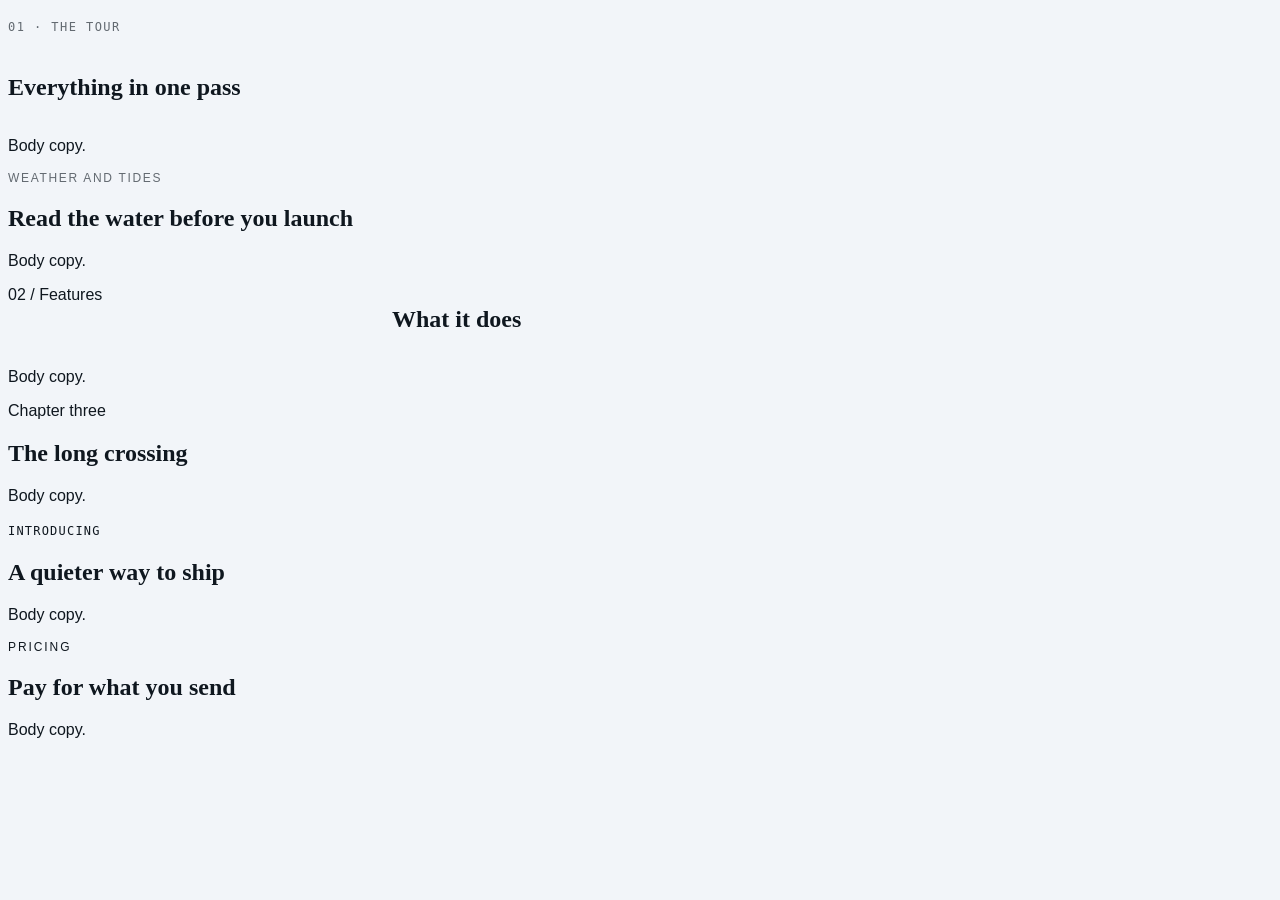
<file: .claude/skills/hallmark/scripts/fixtures/eyebrow-fail/index.html>
<!doctype html>
<!--
  Gate 54 fixture: MUST FAIL, six times.

  Every case here was invisible to the pre-1.3 detector, which keyed on
  `grid-template-columns` in the CSS and so only ever saw one geometry.
  Assertion (run from this directory):

    node ../../sloplint.mjs . --json | node -e "let s='';process.stdin.on('data',d=>s+=d).on('end',()=>console.log(JSON.parse(s).findings.filter(f=>f.gate==='54'&&f.grade==='FAIL').length))"
    # expected: 6

  Scoped to gate 54 on purpose: this file is deliberately slop in other ways too.
-->
<html lang="en">
<head>
<meta charset="utf-8">
<meta name="viewport" content="width=device-width, initial-scale=1">
<title>Gate 54 eyebrow fixture (must fail)</title>
<style>
/* Hallmark · macrostructure: fixture · tone: n/a · anchor hue: 250 · hero: Settled/H1 */
/* Hallmark · pre-emit critique: P3 H3 E3 S3 R3 V3 · weakest: all - this is a fixture */
:root {
  --color-paper: oklch(97% 0.006 250); --color-ink: oklch(20% 0.02 250);
  --color-muted: oklch(52% 0.015 250);
  --font-display: "Fraunces", serif; --font-body: "Public Sans", sans-serif;
  --font-label: "Geist Mono", monospace;
  --text-xs: 0.75rem; --tracking-label: 0.12em;
}
html, body { overflow-x: clip; }
body { background: var(--color-paper); color: var(--color-ink); font-family: var(--font-body); }
h1, h2, h3 { font-family: var(--font-display); }

/* 1: flex column. No grid anywhere; the old check could not see this. */
.a__head { display: flex; flex-direction: column; gap: 0.5rem; }
.a__eyebrow { font-family: var(--font-label); text-transform: uppercase;
  letter-spacing: var(--tracking-label); font-size: var(--text-xs); color: var(--color-muted); }

/* 2: plain block stack, and a class name outside the label vocabulary.
       Caught by resolved CSS alone: uppercase + tracking + small size. */
.b__strand { text-transform: uppercase; letter-spacing: 0.14em; font-size: 0.75rem;
  color: var(--color-muted); }

/* 3: the classic side-by-side grid. Regression guard for the old behaviour. */
.c__head { display: grid; grid-template-columns: minmax(0, 0.4fr) minmax(0, 1fr); gap: 2rem; }

/* 4: multi-column head declared ONLY inside a max-width block. The old check
       skipped every max-width rule, so this shape was a free pass. */
@media (max-width: 48rem) {
  .d__head { display: grid; grid-template-columns: 1fr 2fr; }
}

/* 5: class-less heading. The old check required a semantic match on the head
       wrapper's own classes to even look. */
.e__mark { font-family: var(--font-label); text-transform: uppercase;
  letter-spacing: 0.1em; font-size: 0.75rem; }

/* 6: "overline" was not in the old vocabulary at all. */
.overline { font-size: 0.75rem; letter-spacing: 0.16em; text-transform: uppercase; }
</style>
</head>
<body>

<!-- 1 · flex column stack -->
<section>
  <div class="a__head">
    <p class="a__eyebrow">01 · The tour</p>
    <h2>Everything in one pass</h2>
  </div>
  <p>Body copy.</p>
</section>

<!-- 2 · plain block stack, non-vocabulary class, CSS signals only -->
<section>
  <div>
    <p class="b__strand">Weather and tides</p>
    <h2>Read the water before you launch</h2>
  </div>
  <p>Body copy.</p>
</section>

<!-- 3 · side-by-side grid (the only shape the old gate caught) -->
<section>
  <div class="c__head">
    <span class="eyebrow">02 / Features</span>
    <h2>What it does</h2>
  </div>
  <p>Body copy.</p>
</section>

<!-- 4 · two-column head hidden inside a max-width query -->
<section>
  <div class="d__head">
    <span class="kicker">Chapter three</span>
    <h2>The long crossing</h2>
  </div>
  <p>Body copy.</p>
</section>

<!-- 5 · class-less heading under a labelled span -->
<section>
  <div>
    <span class="e__mark">Introducing</span>
    <h2>A quieter way to ship</h2>
  </div>
  <p>Body copy.</p>
</section>

<!-- 6 · the word the old vocabulary never knew -->
<section>
  <div>
    <p class="overline">Pricing</p>
    <h2>Pay for what you send</h2>
  </div>
  <p>Body copy.</p>
</section>

</body>
</html>
</file>
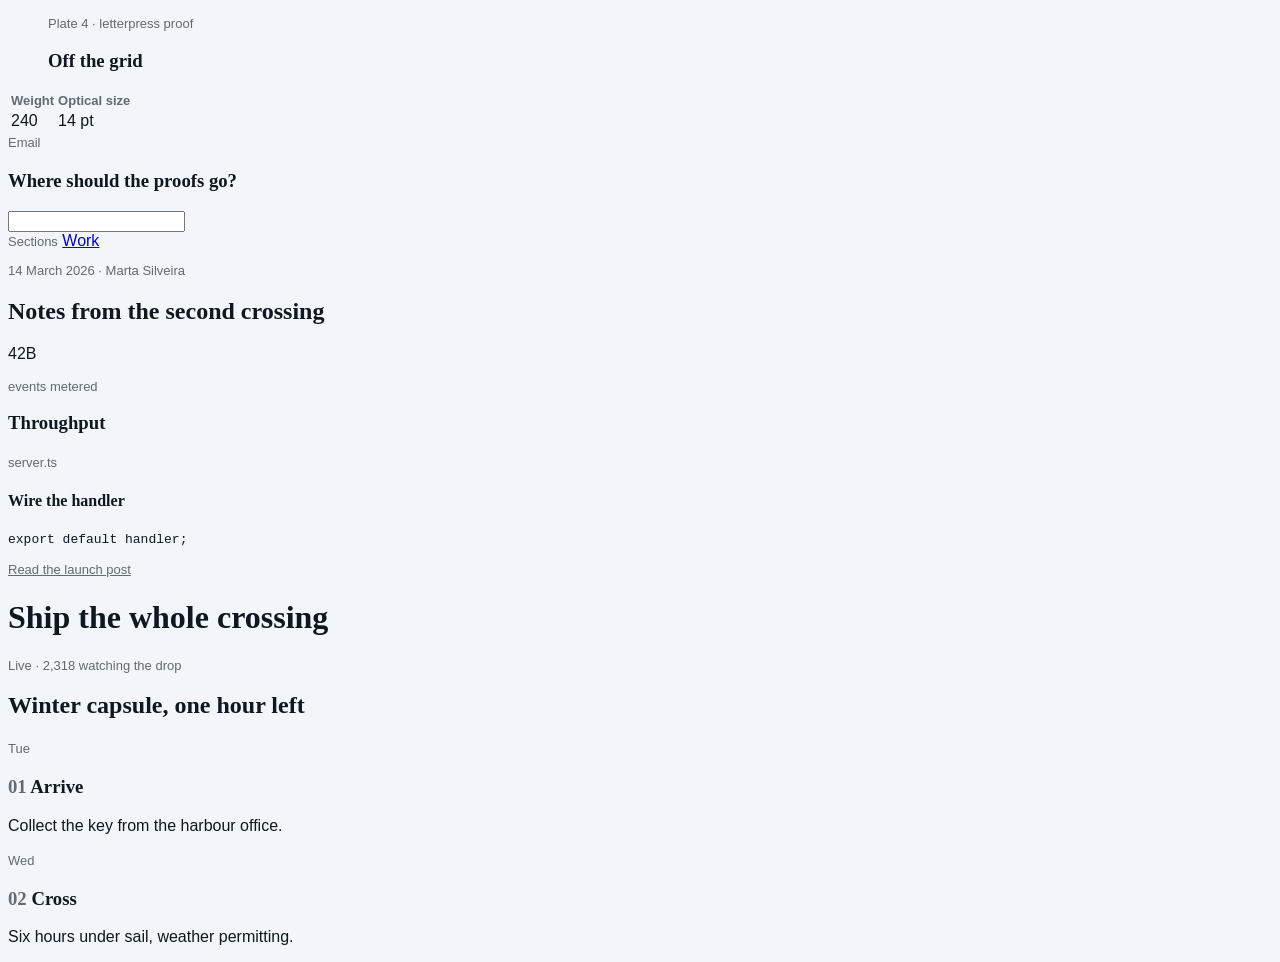
<file: .claude/skills/hallmark/scripts/fixtures/eyebrow-pass/index.html>
<!doctype html>
<!--
  Gate 54 fixture: MUST NOT FAIL.

  Ten shapes that look like an eyebrow to a naive detector and are not one.
  Each carries a fact, a destination, or an identifier the reader would
  otherwise lack: the exceptions gate 54 lists in references/gates.md.

  Assertion (run from this directory):

    node ../../sloplint.mjs . --json | node -e "let s='';process.stdin.on('data',d=>s+=d).on('end',()=>console.log(JSON.parse(s).findings.filter(f=>f.gate==='54').length))"
    # expected: 0

  Scoped to gate 54: this file makes no claim to be clean on the other gates.
-->
<html lang="en">
<head>
<meta charset="utf-8">
<meta name="viewport" content="width=device-width, initial-scale=1">
<title>Gate 54 carve-out fixture (must pass)</title>
<meta name="description" content="Fragments that sit near a heading without announcing it; gate 54 must stay quiet on every one.">
<style>
/* Hallmark · shape: fixture · genre: editorial · theme: fixture (by request)
 * hero: Settled · nav: none · footer: none · enrichment: none · signature: none, this is a gate 54 fixture
 * axes: light/roman-serif/cool · posture: restrained · contrast: pass · fold: n/a · v2.0.0 */
/* Hallmark · pre-emit critique: P3 H3 E3 S3 R3 V3 · weakest: all, this is a fixture */
/* Hallmark · answered F21 · unrelated fragments in one file, not a single document outline */
:root {
  --color-paper: oklch(97% 0.006 250); --color-ink: oklch(20% 0.02 250);
  --color-muted: oklch(52% 0.015 250); --color-accent: oklch(52% 0.14 250); --color-accent-ink: oklch(98% 0.005 250);
  --font-display: "Fraunces", serif; --font-body: "Public Sans", sans-serif;
  --font-label: var(--font-body);
  --text-xs: 0.8125rem;
}
html, body { overflow-x: clip; }
html { scrollbar-color: var(--color-muted) var(--color-paper); }
body { background: var(--color-paper); color: var(--color-ink); font-family: var(--font-body); caret-color: var(--color-accent); }
::selection { background: color-mix(in oklab, var(--color-accent) 22%, transparent); color: var(--color-ink); }
:focus-visible { outline: 2px solid var(--color-accent); outline-offset: 2px; }
a:active, button:active { transform: translateY(1px); }
button:disabled { opacity: 0.55; cursor: not-allowed; }
h1, h2, h3, h4 { font-family: var(--font-display); text-wrap: balance; }
.label { font-family: var(--font-label); font-size: var(--text-xs); color: var(--color-muted); }
.steps { list-style: none; counter-reset: step; padding: 0; }
.steps li { counter-increment: step; }
.steps li h3::before { content: counter(step, decimal-leading-zero) "  "; color: var(--color-muted); }
</style>
</head>
<body>

<!-- 1 · figcaption. Identifier, and it names something that is present. -->
<figure>
  <figcaption class="label">Plate 4 · letterpress proof</figcaption>
  <h3>Off the grid</h3>
</figure>

<!-- 2 · table column header. Identifier. -->
<table>
  <thead><tr><th class="label">Weight</th><th class="label">Optical size</th></tr></thead>
  <tbody><tr><td>240</td><td>14 pt</td></tr></tbody>
</table>

<!-- 3 · form field label. Identifier, bound to its control. -->
<form>
  <div>
    <label class="label" for="email">Email</label>
    <h3>Where should the proofs go?</h3>
    <input id="email" type="email">
  </div>
</form>

<!-- 4 · nav label. Destination. -->
<nav>
  <div>
    <span class="label">Sections</span>
    <h2 hidden>Navigation</h2>
    <a href="/work">Work</a>
  </div>
</nav>

<!-- 5 · dateline. Fact: the date appears nowhere else. -->
<article>
  <p class="label"><time datetime="2026-03-14">14 March 2026</time> · Marta Silveira</p>
  <h2>Notes from the second crossing</h2>
</article>

<!-- 6 · unit label AFTER the figure it labels. Order is the discriminator. -->
<section>
  <div>
    <p class="stat__num">42B</p>
    <p class="label">events metered</p>
  </div>
  <h3>Throughput</h3>
</section>

<!-- 7 · code filename tab. Identifier: a real path. -->
<section>
  <div>
    <span class="label">server.ts</span>
    <h4>Wire the handler</h4>
  </div>
  <pre><code>export default handler;</code></pre>
</section>

<!-- 8 · linked announcement chip. Destination, and it goes somewhere real. -->
<header>
  <div>
    <a class="label" href="/changelog/v2">Read the launch post</a>
    <h1>Ship the whole crossing</h1>
  </div>
</header>

<!-- 9 · live telemetry above a headline. Fact, and the digits prove it. -->
<section>
  <div>
    <p class="label">Live · 2,318 watching the drop</p>
    <h1>Winter capsule, one hour left</h1>
  </div>
</section>

<!-- 10 · a real <ol>. The numbers come from counter(), not from typed labels;
         a genuine per-step identifier rides along without becoming a kicker. -->
<ol class="steps">
  <li>
    <span class="label">Tue</span>
    <h3>Arrive</h3>
    <p>Collect the key from the harbour office.</p>
  </li>
  <li>
    <span class="label">Wed</span>
    <h3>Cross</h3>
    <p>Six hours under sail, weather permitting.</p>
  </li>
</ol>

</body>
</html>
</file>
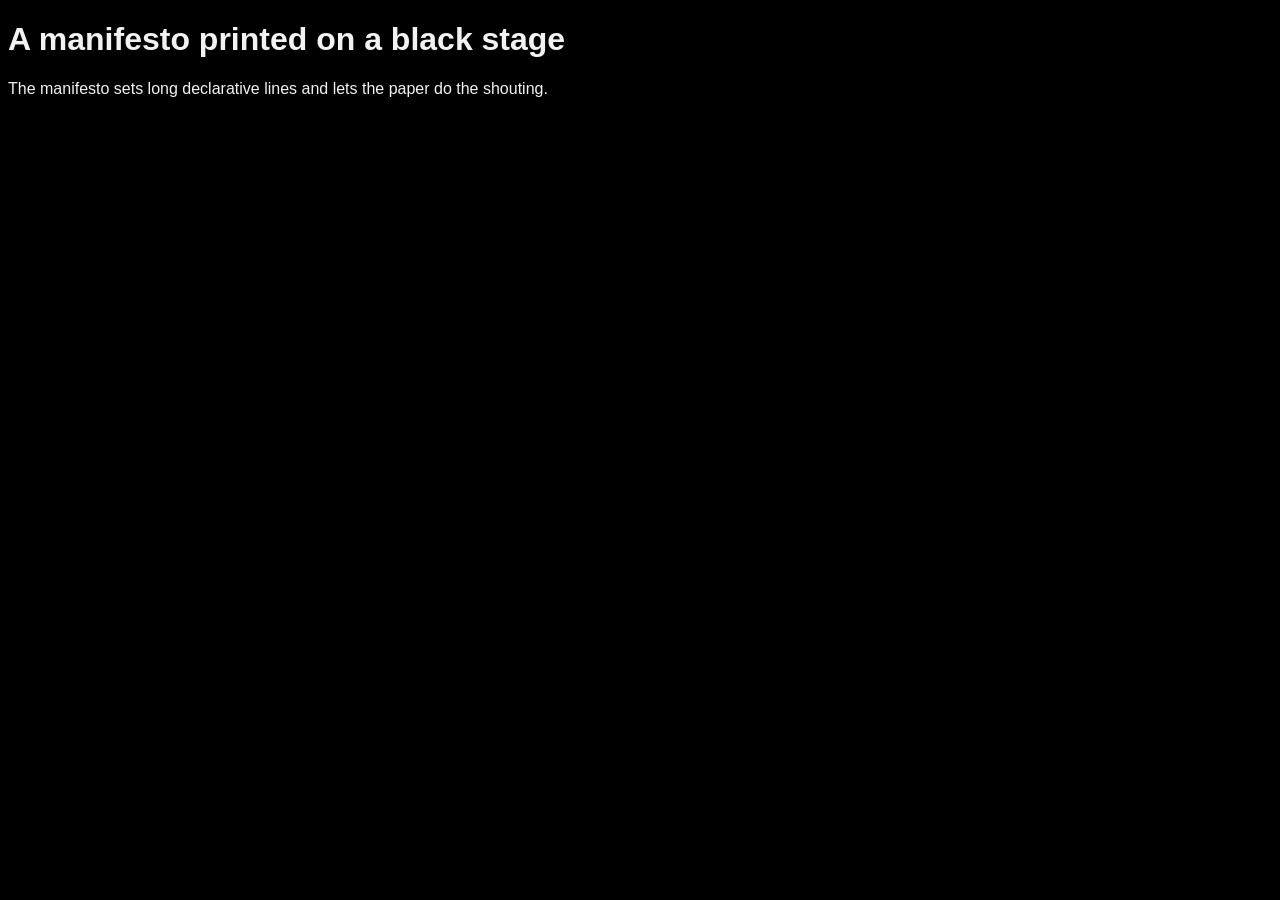
<file: .claude/skills/hallmark/scripts/fixtures/waiver/index.html>
<!doctype html>
<!--
  Waiver fixture. Five waivers are claimed on a deliberately expressive page:
  four are honoured, one is refused because it names a Floor gate, and the build
  ships. There is no cap, so the page is not blocked for being expressive; what
  it gets instead is a NOTE saying four waivers is a house style, not exceptions.

  Assertion (run from this directory):

    node ../../sloplint.mjs . --json | node -e "let s='';process.stdin.on('data',d=>s+=d).on('end',()=>{const j=JSON.parse(s);console.log(JSON.stringify(j.summary))})"
    # expected: fails 0, reflex 0, waived 5, rejected 2, answered 1, notes 1
    # (waived counts findings, not gates: gate 1 fires on both the token and the
    #  h1 rule, and gate 7 on both the token and the body background)

  Case by case:
    waive 40  -> refused, Floor is never waivable, and gate 40 still binds
    waive 7b  -> honoured; the guard (surface: absolute in the stamp) holds
    waive 22  -> honoured
    waive 25  -> honoured (no finding to downgrade on this page)
    waive 1   -> honoured, and trips the >3 house-style NOTE
    answered F3  -> honoured; the Finish finding reports ANSWERED instead of WARN
    answered 40  -> refused; 40 is Floor, and Floor findings are fixed, not answered
-->
<html lang="en">
<head>
<meta charset="utf-8">
<meta name="viewport" content="width=device-width, initial-scale=1">
<title>Waiver fixture</title>
<style>
/* Hallmark · macrostructure: Manifesto · tone: austere · anchor hue: 250 · surface: absolute · nav: N9 · footer: Ft2 · hero: Poster/H1 */
/* Hallmark · pre-emit critique: P5 H4 E5 S4 R5 V4 · weakest: E - fixture, not a real build */
/* Hallmark · waive 40 · contrast measured on the stage · the manifesto is printed white on black */
/* Hallmark · waive 7b · surface: absolute declared, 40-41 pass · the manifesto stage is printed on black paper */
/* Hallmark · waive 22 · neutrals achromatic throughout · the manifesto rules are pure grey by intent */
/* Hallmark · waive 25 · measure runs to 96ch · the manifesto sets long declarative lines */
/* Hallmark · waive 1 · two families declared · the manifesto pairs a display serif with a grotesque */
/* Hallmark · answered F3 · the manifesto head is one word and cannot wrap, so balance has nothing to balance */
/* Hallmark · answered 40 · contrast is fine here honestly */
:root {
  --color-paper: #000;
  --color-ink: oklch(96% 0 250);
  --font-display: Inter, sans-serif;
  --font-body: "Public Sans", sans-serif;
}
html, body { overflow-x: clip; }
body { background: var(--color-paper); color: var(--color-ink); font-family: var(--font-body); }
h1 { font-family: var(--font-display); }
</style>
</head>
<body>
  <h1>A manifesto printed on a black stage</h1>
  <p>The manifesto sets long declarative lines and lets the paper do the shouting.</p>
</body>
</html>
</file>
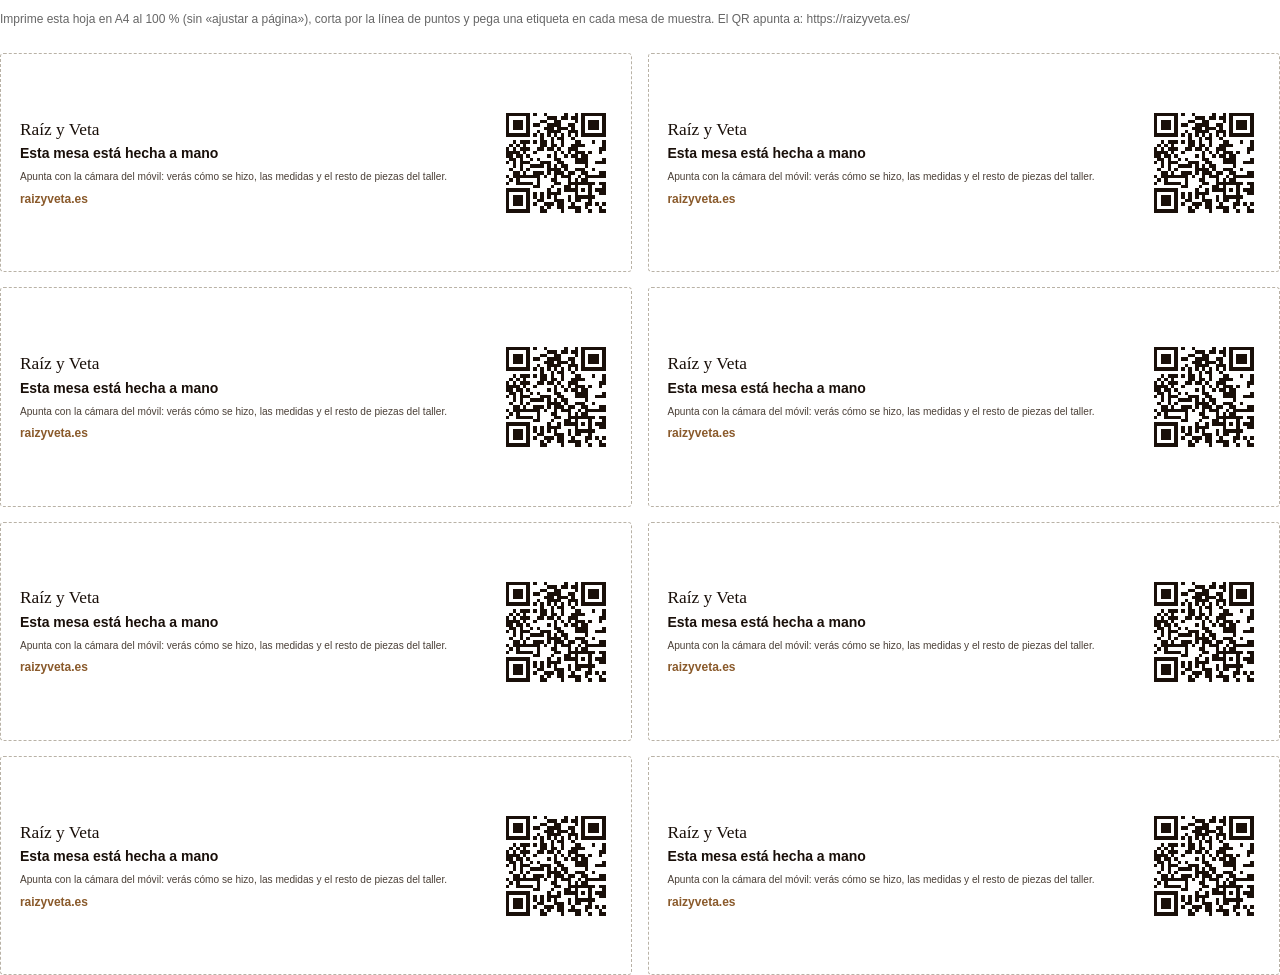
<file: qr/etiquetas-para-imprimir.html>
<!doctype html>
<html lang="es">
<head>
<meta charset="utf-8">
<title>Etiquetas con QR para las mesas de muestra</title>
<style>
  @page { size: A4; margin: 10mm; }
  * { box-sizing: border-box; }
  body { margin: 0; font-family: 'Archivo', Helvetica, Arial, sans-serif; color: #190f09; background: #fff; }
  .aviso { font-size: 9pt; color: #666; padding: 0 0 4mm; }
  .hoja { display: grid; grid-template-columns: 1fr 1fr; gap: 4mm; }
  .etiqueta {
    border: 0.3mm dashed #b9b2a6; border-radius: 1mm; padding: 5mm; height: 58mm;
    display: grid; grid-template-columns: 1fr 30mm; gap: 4mm; align-items: center; break-inside: avoid;
  }
  .marca { font-family: Georgia, 'Times New Roman', serif; font-size: 13pt; margin: 0 0 1.5mm; }
  .titular { font-size: 10.5pt; font-weight: 600; margin: 0 0 2mm; line-height: 1.25; }
  .pie { font-size: 7.6pt; line-height: 1.35; color: #4a3f36; margin: 0 0 2mm; }
  .web { font-size: 9pt; font-weight: 600; margin: 0; color: #8a5a2b; }
  .qr { width: 30mm; height: 30mm; }
  .qr svg { display: block; width: 100%; height: 100%; }
  @media print { .aviso { display: none; } }
</style>
</head>
<body>
<p class="aviso">Imprime esta hoja en A4 al 100 % (sin «ajustar a página»), corta por la línea de puntos y pega una etiqueta en cada mesa de muestra. El QR apunta a: https://raizyveta.es/</p>
<div class="hoja">
  <div class="etiqueta">
    <div class="texto">
      <p class="marca">Raíz y Veta</p>
      <p class="titular">Esta mesa está hecha a mano</p>
      <p class="pie">Apunta con la cámara del móvil: verás cómo se hizo, las medidas y el resto de piezas del taller.</p>
      <p class="web">raizyveta.es</p>
    </div>
    <div class="qr"><svg xmlns="http://www.w3.org/2000/svg" width="100%" height="100%" viewBox="0 0 33 33" shape-rendering="crispEdges"><path fill="#ffffff" d="M0 0h33v33H0z"/><path stroke="#190f09" d="M2 2.5h7m1 0h1m2 0h1m5 0h1m2 0h1m1 0h7M2 3.5h1m5 0h1m5 0h3m1 0h2m1 0h2m1 0h1m5 0h1M2 4.5h1m1 0h3m1 0h1m3 0h2m2 0h2m4 0h1m1 0h1m1 0h3m1 0h1M2 5.5h1m1 0h3m1 0h1m1 0h2m2 0h4m2 0h2m2 0h1m1 0h3m1 0h1M2 6.5h1m1 0h3m1 0h1m4 0h3m1 0h3m1 0h1m2 0h1m1 0h3m1 0h1M2 7.5h1m5 0h1m2 0h1m2 0h4m2 0h3m1 0h1m5 0h1M2 8.5h7m1 0h1m1 0h1m1 0h1m1 0h1m1 0h1m1 0h1m1 0h1m1 0h7M12 9.5h1m2 0h1m1 0h2m2 0h1M4 10.5h1m1 0h3m1 0h1m1 0h2m1 0h1m2 0h1m3 0h2m3 0h1m2 0h1M3 11.5h1m1 0h1m1 0h1m4 0h2m1 0h2m1 0h1m2 0h4m5 0h1M2 12.5h1m1 0h1m1 0h3m2 0h2m1 0h2m1 0h1m2 0h3m6 0h2M2 13.5h4m1 0h1m2 0h1m5 0h1m1 0h1m1 0h1m1 0h3m1 0h1m2 0h1M2 14.5h2m1 0h2m1 0h1m5 0h1m1 0h1m2 0h1m1 0h2m1 0h2M3 15.5h2m1 0h1m2 0h1m1 0h1m4 0h2m4 0h4m4 0h1M2 16.5h1m1 0h1m1 0h3m3 0h3m2 0h2m3 0h4m2 0h3M4 17.5h1m1 0h1m2 0h4m1 0h1m1 0h1m1 0h2m5 0h1M3 18.5h1m2 0h1m1 0h1m5 0h4m1 0h1m2 0h3m2 0h1M4 19.5h2m1 0h1m2 0h3m1 0h1m1 0h3m1 0h2m2 0h2m3 0h2M2 20.5h1m1 0h8m1 0h1m2 0h1m1 0h3m2 0h1m1 0h6M3 21.5h1m1 0h1m5 0h1m3 0h2m3 0h1m1 0h1m1 0h2M2 22.5h1m2 0h5m1 0h1m4 0h2m2 0h8m1 0h2M10 23.5h2m3 0h1m3 0h2m1 0h1m3 0h1m3 0h1M2 24.5h7m5 0h1m2 0h1m1 0h4m1 0h1m1 0h1m1 0h3M2 25.5h1m5 0h1m1 0h1m1 0h1m1 0h4m4 0h1m3 0h1m2 0h2M2 26.5h1m1 0h3m1 0h1m1 0h1m1 0h1m1 0h1m1 0h1m3 0h1m1 0h6M2 27.5h1m1 0h3m1 0h1m2 0h2m3 0h3m1 0h1m1 0h2m2 0h1M2 28.5h1m1 0h3m1 0h1m1 0h1m2 0h3m1 0h2m2 0h1m3 0h2m1 0h1m1 0h1M2 29.5h1m5 0h1m3 0h1m1 0h1m2 0h2m1 0h4m1 0h1m3 0h1M2 30.5h7m3 0h2m4 0h1m3 0h2m2 0h1m2 0h2"/></svg>
</div>
  </div>
  <div class="etiqueta">
    <div class="texto">
      <p class="marca">Raíz y Veta</p>
      <p class="titular">Esta mesa está hecha a mano</p>
      <p class="pie">Apunta con la cámara del móvil: verás cómo se hizo, las medidas y el resto de piezas del taller.</p>
      <p class="web">raizyveta.es</p>
    </div>
    <div class="qr"><svg xmlns="http://www.w3.org/2000/svg" width="100%" height="100%" viewBox="0 0 33 33" shape-rendering="crispEdges"><path fill="#ffffff" d="M0 0h33v33H0z"/><path stroke="#190f09" d="M2 2.5h7m1 0h1m2 0h1m5 0h1m2 0h1m1 0h7M2 3.5h1m5 0h1m5 0h3m1 0h2m1 0h2m1 0h1m5 0h1M2 4.5h1m1 0h3m1 0h1m3 0h2m2 0h2m4 0h1m1 0h1m1 0h3m1 0h1M2 5.5h1m1 0h3m1 0h1m1 0h2m2 0h4m2 0h2m2 0h1m1 0h3m1 0h1M2 6.5h1m1 0h3m1 0h1m4 0h3m1 0h3m1 0h1m2 0h1m1 0h3m1 0h1M2 7.5h1m5 0h1m2 0h1m2 0h4m2 0h3m1 0h1m5 0h1M2 8.5h7m1 0h1m1 0h1m1 0h1m1 0h1m1 0h1m1 0h1m1 0h1m1 0h7M12 9.5h1m2 0h1m1 0h2m2 0h1M4 10.5h1m1 0h3m1 0h1m1 0h2m1 0h1m2 0h1m3 0h2m3 0h1m2 0h1M3 11.5h1m1 0h1m1 0h1m4 0h2m1 0h2m1 0h1m2 0h4m5 0h1M2 12.5h1m1 0h1m1 0h3m2 0h2m1 0h2m1 0h1m2 0h3m6 0h2M2 13.5h4m1 0h1m2 0h1m5 0h1m1 0h1m1 0h1m1 0h3m1 0h1m2 0h1M2 14.5h2m1 0h2m1 0h1m5 0h1m1 0h1m2 0h1m1 0h2m1 0h2M3 15.5h2m1 0h1m2 0h1m1 0h1m4 0h2m4 0h4m4 0h1M2 16.5h1m1 0h1m1 0h3m3 0h3m2 0h2m3 0h4m2 0h3M4 17.5h1m1 0h1m2 0h4m1 0h1m1 0h1m1 0h2m5 0h1M3 18.5h1m2 0h1m1 0h1m5 0h4m1 0h1m2 0h3m2 0h1M4 19.5h2m1 0h1m2 0h3m1 0h1m1 0h3m1 0h2m2 0h2m3 0h2M2 20.5h1m1 0h8m1 0h1m2 0h1m1 0h3m2 0h1m1 0h6M3 21.5h1m1 0h1m5 0h1m3 0h2m3 0h1m1 0h1m1 0h2M2 22.5h1m2 0h5m1 0h1m4 0h2m2 0h8m1 0h2M10 23.5h2m3 0h1m3 0h2m1 0h1m3 0h1m3 0h1M2 24.5h7m5 0h1m2 0h1m1 0h4m1 0h1m1 0h1m1 0h3M2 25.5h1m5 0h1m1 0h1m1 0h1m1 0h4m4 0h1m3 0h1m2 0h2M2 26.5h1m1 0h3m1 0h1m1 0h1m1 0h1m1 0h1m1 0h1m3 0h1m1 0h6M2 27.5h1m1 0h3m1 0h1m2 0h2m3 0h3m1 0h1m1 0h2m2 0h1M2 28.5h1m1 0h3m1 0h1m1 0h1m2 0h3m1 0h2m2 0h1m3 0h2m1 0h1m1 0h1M2 29.5h1m5 0h1m3 0h1m1 0h1m2 0h2m1 0h4m1 0h1m3 0h1M2 30.5h7m3 0h2m4 0h1m3 0h2m2 0h1m2 0h2"/></svg>
</div>
  </div>
  <div class="etiqueta">
    <div class="texto">
      <p class="marca">Raíz y Veta</p>
      <p class="titular">Esta mesa está hecha a mano</p>
      <p class="pie">Apunta con la cámara del móvil: verás cómo se hizo, las medidas y el resto de piezas del taller.</p>
      <p class="web">raizyveta.es</p>
    </div>
    <div class="qr"><svg xmlns="http://www.w3.org/2000/svg" width="100%" height="100%" viewBox="0 0 33 33" shape-rendering="crispEdges"><path fill="#ffffff" d="M0 0h33v33H0z"/><path stroke="#190f09" d="M2 2.5h7m1 0h1m2 0h1m5 0h1m2 0h1m1 0h7M2 3.5h1m5 0h1m5 0h3m1 0h2m1 0h2m1 0h1m5 0h1M2 4.5h1m1 0h3m1 0h1m3 0h2m2 0h2m4 0h1m1 0h1m1 0h3m1 0h1M2 5.5h1m1 0h3m1 0h1m1 0h2m2 0h4m2 0h2m2 0h1m1 0h3m1 0h1M2 6.5h1m1 0h3m1 0h1m4 0h3m1 0h3m1 0h1m2 0h1m1 0h3m1 0h1M2 7.5h1m5 0h1m2 0h1m2 0h4m2 0h3m1 0h1m5 0h1M2 8.5h7m1 0h1m1 0h1m1 0h1m1 0h1m1 0h1m1 0h1m1 0h1m1 0h7M12 9.5h1m2 0h1m1 0h2m2 0h1M4 10.5h1m1 0h3m1 0h1m1 0h2m1 0h1m2 0h1m3 0h2m3 0h1m2 0h1M3 11.5h1m1 0h1m1 0h1m4 0h2m1 0h2m1 0h1m2 0h4m5 0h1M2 12.5h1m1 0h1m1 0h3m2 0h2m1 0h2m1 0h1m2 0h3m6 0h2M2 13.5h4m1 0h1m2 0h1m5 0h1m1 0h1m1 0h1m1 0h3m1 0h1m2 0h1M2 14.5h2m1 0h2m1 0h1m5 0h1m1 0h1m2 0h1m1 0h2m1 0h2M3 15.5h2m1 0h1m2 0h1m1 0h1m4 0h2m4 0h4m4 0h1M2 16.5h1m1 0h1m1 0h3m3 0h3m2 0h2m3 0h4m2 0h3M4 17.5h1m1 0h1m2 0h4m1 0h1m1 0h1m1 0h2m5 0h1M3 18.5h1m2 0h1m1 0h1m5 0h4m1 0h1m2 0h3m2 0h1M4 19.5h2m1 0h1m2 0h3m1 0h1m1 0h3m1 0h2m2 0h2m3 0h2M2 20.5h1m1 0h8m1 0h1m2 0h1m1 0h3m2 0h1m1 0h6M3 21.5h1m1 0h1m5 0h1m3 0h2m3 0h1m1 0h1m1 0h2M2 22.5h1m2 0h5m1 0h1m4 0h2m2 0h8m1 0h2M10 23.5h2m3 0h1m3 0h2m1 0h1m3 0h1m3 0h1M2 24.5h7m5 0h1m2 0h1m1 0h4m1 0h1m1 0h1m1 0h3M2 25.5h1m5 0h1m1 0h1m1 0h1m1 0h4m4 0h1m3 0h1m2 0h2M2 26.5h1m1 0h3m1 0h1m1 0h1m1 0h1m1 0h1m1 0h1m3 0h1m1 0h6M2 27.5h1m1 0h3m1 0h1m2 0h2m3 0h3m1 0h1m1 0h2m2 0h1M2 28.5h1m1 0h3m1 0h1m1 0h1m2 0h3m1 0h2m2 0h1m3 0h2m1 0h1m1 0h1M2 29.5h1m5 0h1m3 0h1m1 0h1m2 0h2m1 0h4m1 0h1m3 0h1M2 30.5h7m3 0h2m4 0h1m3 0h2m2 0h1m2 0h2"/></svg>
</div>
  </div>
  <div class="etiqueta">
    <div class="texto">
      <p class="marca">Raíz y Veta</p>
      <p class="titular">Esta mesa está hecha a mano</p>
      <p class="pie">Apunta con la cámara del móvil: verás cómo se hizo, las medidas y el resto de piezas del taller.</p>
      <p class="web">raizyveta.es</p>
    </div>
    <div class="qr"><svg xmlns="http://www.w3.org/2000/svg" width="100%" height="100%" viewBox="0 0 33 33" shape-rendering="crispEdges"><path fill="#ffffff" d="M0 0h33v33H0z"/><path stroke="#190f09" d="M2 2.5h7m1 0h1m2 0h1m5 0h1m2 0h1m1 0h7M2 3.5h1m5 0h1m5 0h3m1 0h2m1 0h2m1 0h1m5 0h1M2 4.5h1m1 0h3m1 0h1m3 0h2m2 0h2m4 0h1m1 0h1m1 0h3m1 0h1M2 5.5h1m1 0h3m1 0h1m1 0h2m2 0h4m2 0h2m2 0h1m1 0h3m1 0h1M2 6.5h1m1 0h3m1 0h1m4 0h3m1 0h3m1 0h1m2 0h1m1 0h3m1 0h1M2 7.5h1m5 0h1m2 0h1m2 0h4m2 0h3m1 0h1m5 0h1M2 8.5h7m1 0h1m1 0h1m1 0h1m1 0h1m1 0h1m1 0h1m1 0h1m1 0h7M12 9.5h1m2 0h1m1 0h2m2 0h1M4 10.5h1m1 0h3m1 0h1m1 0h2m1 0h1m2 0h1m3 0h2m3 0h1m2 0h1M3 11.5h1m1 0h1m1 0h1m4 0h2m1 0h2m1 0h1m2 0h4m5 0h1M2 12.5h1m1 0h1m1 0h3m2 0h2m1 0h2m1 0h1m2 0h3m6 0h2M2 13.5h4m1 0h1m2 0h1m5 0h1m1 0h1m1 0h1m1 0h3m1 0h1m2 0h1M2 14.5h2m1 0h2m1 0h1m5 0h1m1 0h1m2 0h1m1 0h2m1 0h2M3 15.5h2m1 0h1m2 0h1m1 0h1m4 0h2m4 0h4m4 0h1M2 16.5h1m1 0h1m1 0h3m3 0h3m2 0h2m3 0h4m2 0h3M4 17.5h1m1 0h1m2 0h4m1 0h1m1 0h1m1 0h2m5 0h1M3 18.5h1m2 0h1m1 0h1m5 0h4m1 0h1m2 0h3m2 0h1M4 19.5h2m1 0h1m2 0h3m1 0h1m1 0h3m1 0h2m2 0h2m3 0h2M2 20.5h1m1 0h8m1 0h1m2 0h1m1 0h3m2 0h1m1 0h6M3 21.5h1m1 0h1m5 0h1m3 0h2m3 0h1m1 0h1m1 0h2M2 22.5h1m2 0h5m1 0h1m4 0h2m2 0h8m1 0h2M10 23.5h2m3 0h1m3 0h2m1 0h1m3 0h1m3 0h1M2 24.5h7m5 0h1m2 0h1m1 0h4m1 0h1m1 0h1m1 0h3M2 25.5h1m5 0h1m1 0h1m1 0h1m1 0h4m4 0h1m3 0h1m2 0h2M2 26.5h1m1 0h3m1 0h1m1 0h1m1 0h1m1 0h1m1 0h1m3 0h1m1 0h6M2 27.5h1m1 0h3m1 0h1m2 0h2m3 0h3m1 0h1m1 0h2m2 0h1M2 28.5h1m1 0h3m1 0h1m1 0h1m2 0h3m1 0h2m2 0h1m3 0h2m1 0h1m1 0h1M2 29.5h1m5 0h1m3 0h1m1 0h1m2 0h2m1 0h4m1 0h1m3 0h1M2 30.5h7m3 0h2m4 0h1m3 0h2m2 0h1m2 0h2"/></svg>
</div>
  </div>
  <div class="etiqueta">
    <div class="texto">
      <p class="marca">Raíz y Veta</p>
      <p class="titular">Esta mesa está hecha a mano</p>
      <p class="pie">Apunta con la cámara del móvil: verás cómo se hizo, las medidas y el resto de piezas del taller.</p>
      <p class="web">raizyveta.es</p>
    </div>
    <div class="qr"><svg xmlns="http://www.w3.org/2000/svg" width="100%" height="100%" viewBox="0 0 33 33" shape-rendering="crispEdges"><path fill="#ffffff" d="M0 0h33v33H0z"/><path stroke="#190f09" d="M2 2.5h7m1 0h1m2 0h1m5 0h1m2 0h1m1 0h7M2 3.5h1m5 0h1m5 0h3m1 0h2m1 0h2m1 0h1m5 0h1M2 4.5h1m1 0h3m1 0h1m3 0h2m2 0h2m4 0h1m1 0h1m1 0h3m1 0h1M2 5.5h1m1 0h3m1 0h1m1 0h2m2 0h4m2 0h2m2 0h1m1 0h3m1 0h1M2 6.5h1m1 0h3m1 0h1m4 0h3m1 0h3m1 0h1m2 0h1m1 0h3m1 0h1M2 7.5h1m5 0h1m2 0h1m2 0h4m2 0h3m1 0h1m5 0h1M2 8.5h7m1 0h1m1 0h1m1 0h1m1 0h1m1 0h1m1 0h1m1 0h1m1 0h7M12 9.5h1m2 0h1m1 0h2m2 0h1M4 10.5h1m1 0h3m1 0h1m1 0h2m1 0h1m2 0h1m3 0h2m3 0h1m2 0h1M3 11.5h1m1 0h1m1 0h1m4 0h2m1 0h2m1 0h1m2 0h4m5 0h1M2 12.5h1m1 0h1m1 0h3m2 0h2m1 0h2m1 0h1m2 0h3m6 0h2M2 13.5h4m1 0h1m2 0h1m5 0h1m1 0h1m1 0h1m1 0h3m1 0h1m2 0h1M2 14.5h2m1 0h2m1 0h1m5 0h1m1 0h1m2 0h1m1 0h2m1 0h2M3 15.5h2m1 0h1m2 0h1m1 0h1m4 0h2m4 0h4m4 0h1M2 16.5h1m1 0h1m1 0h3m3 0h3m2 0h2m3 0h4m2 0h3M4 17.5h1m1 0h1m2 0h4m1 0h1m1 0h1m1 0h2m5 0h1M3 18.5h1m2 0h1m1 0h1m5 0h4m1 0h1m2 0h3m2 0h1M4 19.5h2m1 0h1m2 0h3m1 0h1m1 0h3m1 0h2m2 0h2m3 0h2M2 20.5h1m1 0h8m1 0h1m2 0h1m1 0h3m2 0h1m1 0h6M3 21.5h1m1 0h1m5 0h1m3 0h2m3 0h1m1 0h1m1 0h2M2 22.5h1m2 0h5m1 0h1m4 0h2m2 0h8m1 0h2M10 23.5h2m3 0h1m3 0h2m1 0h1m3 0h1m3 0h1M2 24.5h7m5 0h1m2 0h1m1 0h4m1 0h1m1 0h1m1 0h3M2 25.5h1m5 0h1m1 0h1m1 0h1m1 0h4m4 0h1m3 0h1m2 0h2M2 26.5h1m1 0h3m1 0h1m1 0h1m1 0h1m1 0h1m1 0h1m3 0h1m1 0h6M2 27.5h1m1 0h3m1 0h1m2 0h2m3 0h3m1 0h1m1 0h2m2 0h1M2 28.5h1m1 0h3m1 0h1m1 0h1m2 0h3m1 0h2m2 0h1m3 0h2m1 0h1m1 0h1M2 29.5h1m5 0h1m3 0h1m1 0h1m2 0h2m1 0h4m1 0h1m3 0h1M2 30.5h7m3 0h2m4 0h1m3 0h2m2 0h1m2 0h2"/></svg>
</div>
  </div>
  <div class="etiqueta">
    <div class="texto">
      <p class="marca">Raíz y Veta</p>
      <p class="titular">Esta mesa está hecha a mano</p>
      <p class="pie">Apunta con la cámara del móvil: verás cómo se hizo, las medidas y el resto de piezas del taller.</p>
      <p class="web">raizyveta.es</p>
    </div>
    <div class="qr"><svg xmlns="http://www.w3.org/2000/svg" width="100%" height="100%" viewBox="0 0 33 33" shape-rendering="crispEdges"><path fill="#ffffff" d="M0 0h33v33H0z"/><path stroke="#190f09" d="M2 2.5h7m1 0h1m2 0h1m5 0h1m2 0h1m1 0h7M2 3.5h1m5 0h1m5 0h3m1 0h2m1 0h2m1 0h1m5 0h1M2 4.5h1m1 0h3m1 0h1m3 0h2m2 0h2m4 0h1m1 0h1m1 0h3m1 0h1M2 5.5h1m1 0h3m1 0h1m1 0h2m2 0h4m2 0h2m2 0h1m1 0h3m1 0h1M2 6.5h1m1 0h3m1 0h1m4 0h3m1 0h3m1 0h1m2 0h1m1 0h3m1 0h1M2 7.5h1m5 0h1m2 0h1m2 0h4m2 0h3m1 0h1m5 0h1M2 8.5h7m1 0h1m1 0h1m1 0h1m1 0h1m1 0h1m1 0h1m1 0h1m1 0h7M12 9.5h1m2 0h1m1 0h2m2 0h1M4 10.5h1m1 0h3m1 0h1m1 0h2m1 0h1m2 0h1m3 0h2m3 0h1m2 0h1M3 11.5h1m1 0h1m1 0h1m4 0h2m1 0h2m1 0h1m2 0h4m5 0h1M2 12.5h1m1 0h1m1 0h3m2 0h2m1 0h2m1 0h1m2 0h3m6 0h2M2 13.5h4m1 0h1m2 0h1m5 0h1m1 0h1m1 0h1m1 0h3m1 0h1m2 0h1M2 14.5h2m1 0h2m1 0h1m5 0h1m1 0h1m2 0h1m1 0h2m1 0h2M3 15.5h2m1 0h1m2 0h1m1 0h1m4 0h2m4 0h4m4 0h1M2 16.5h1m1 0h1m1 0h3m3 0h3m2 0h2m3 0h4m2 0h3M4 17.5h1m1 0h1m2 0h4m1 0h1m1 0h1m1 0h2m5 0h1M3 18.5h1m2 0h1m1 0h1m5 0h4m1 0h1m2 0h3m2 0h1M4 19.5h2m1 0h1m2 0h3m1 0h1m1 0h3m1 0h2m2 0h2m3 0h2M2 20.5h1m1 0h8m1 0h1m2 0h1m1 0h3m2 0h1m1 0h6M3 21.5h1m1 0h1m5 0h1m3 0h2m3 0h1m1 0h1m1 0h2M2 22.5h1m2 0h5m1 0h1m4 0h2m2 0h8m1 0h2M10 23.5h2m3 0h1m3 0h2m1 0h1m3 0h1m3 0h1M2 24.5h7m5 0h1m2 0h1m1 0h4m1 0h1m1 0h1m1 0h3M2 25.5h1m5 0h1m1 0h1m1 0h1m1 0h4m4 0h1m3 0h1m2 0h2M2 26.5h1m1 0h3m1 0h1m1 0h1m1 0h1m1 0h1m1 0h1m3 0h1m1 0h6M2 27.5h1m1 0h3m1 0h1m2 0h2m3 0h3m1 0h1m1 0h2m2 0h1M2 28.5h1m1 0h3m1 0h1m1 0h1m2 0h3m1 0h2m2 0h1m3 0h2m1 0h1m1 0h1M2 29.5h1m5 0h1m3 0h1m1 0h1m2 0h2m1 0h4m1 0h1m3 0h1M2 30.5h7m3 0h2m4 0h1m3 0h2m2 0h1m2 0h2"/></svg>
</div>
  </div>
  <div class="etiqueta">
    <div class="texto">
      <p class="marca">Raíz y Veta</p>
      <p class="titular">Esta mesa está hecha a mano</p>
      <p class="pie">Apunta con la cámara del móvil: verás cómo se hizo, las medidas y el resto de piezas del taller.</p>
      <p class="web">raizyveta.es</p>
    </div>
    <div class="qr"><svg xmlns="http://www.w3.org/2000/svg" width="100%" height="100%" viewBox="0 0 33 33" shape-rendering="crispEdges"><path fill="#ffffff" d="M0 0h33v33H0z"/><path stroke="#190f09" d="M2 2.5h7m1 0h1m2 0h1m5 0h1m2 0h1m1 0h7M2 3.5h1m5 0h1m5 0h3m1 0h2m1 0h2m1 0h1m5 0h1M2 4.5h1m1 0h3m1 0h1m3 0h2m2 0h2m4 0h1m1 0h1m1 0h3m1 0h1M2 5.5h1m1 0h3m1 0h1m1 0h2m2 0h4m2 0h2m2 0h1m1 0h3m1 0h1M2 6.5h1m1 0h3m1 0h1m4 0h3m1 0h3m1 0h1m2 0h1m1 0h3m1 0h1M2 7.5h1m5 0h1m2 0h1m2 0h4m2 0h3m1 0h1m5 0h1M2 8.5h7m1 0h1m1 0h1m1 0h1m1 0h1m1 0h1m1 0h1m1 0h1m1 0h7M12 9.5h1m2 0h1m1 0h2m2 0h1M4 10.5h1m1 0h3m1 0h1m1 0h2m1 0h1m2 0h1m3 0h2m3 0h1m2 0h1M3 11.5h1m1 0h1m1 0h1m4 0h2m1 0h2m1 0h1m2 0h4m5 0h1M2 12.5h1m1 0h1m1 0h3m2 0h2m1 0h2m1 0h1m2 0h3m6 0h2M2 13.5h4m1 0h1m2 0h1m5 0h1m1 0h1m1 0h1m1 0h3m1 0h1m2 0h1M2 14.5h2m1 0h2m1 0h1m5 0h1m1 0h1m2 0h1m1 0h2m1 0h2M3 15.5h2m1 0h1m2 0h1m1 0h1m4 0h2m4 0h4m4 0h1M2 16.5h1m1 0h1m1 0h3m3 0h3m2 0h2m3 0h4m2 0h3M4 17.5h1m1 0h1m2 0h4m1 0h1m1 0h1m1 0h2m5 0h1M3 18.5h1m2 0h1m1 0h1m5 0h4m1 0h1m2 0h3m2 0h1M4 19.5h2m1 0h1m2 0h3m1 0h1m1 0h3m1 0h2m2 0h2m3 0h2M2 20.5h1m1 0h8m1 0h1m2 0h1m1 0h3m2 0h1m1 0h6M3 21.5h1m1 0h1m5 0h1m3 0h2m3 0h1m1 0h1m1 0h2M2 22.5h1m2 0h5m1 0h1m4 0h2m2 0h8m1 0h2M10 23.5h2m3 0h1m3 0h2m1 0h1m3 0h1m3 0h1M2 24.5h7m5 0h1m2 0h1m1 0h4m1 0h1m1 0h1m1 0h3M2 25.5h1m5 0h1m1 0h1m1 0h1m1 0h4m4 0h1m3 0h1m2 0h2M2 26.5h1m1 0h3m1 0h1m1 0h1m1 0h1m1 0h1m1 0h1m3 0h1m1 0h6M2 27.5h1m1 0h3m1 0h1m2 0h2m3 0h3m1 0h1m1 0h2m2 0h1M2 28.5h1m1 0h3m1 0h1m1 0h1m2 0h3m1 0h2m2 0h1m3 0h2m1 0h1m1 0h1M2 29.5h1m5 0h1m3 0h1m1 0h1m2 0h2m1 0h4m1 0h1m3 0h1M2 30.5h7m3 0h2m4 0h1m3 0h2m2 0h1m2 0h2"/></svg>
</div>
  </div>
  <div class="etiqueta">
    <div class="texto">
      <p class="marca">Raíz y Veta</p>
      <p class="titular">Esta mesa está hecha a mano</p>
      <p class="pie">Apunta con la cámara del móvil: verás cómo se hizo, las medidas y el resto de piezas del taller.</p>
      <p class="web">raizyveta.es</p>
    </div>
    <div class="qr"><svg xmlns="http://www.w3.org/2000/svg" width="100%" height="100%" viewBox="0 0 33 33" shape-rendering="crispEdges"><path fill="#ffffff" d="M0 0h33v33H0z"/><path stroke="#190f09" d="M2 2.5h7m1 0h1m2 0h1m5 0h1m2 0h1m1 0h7M2 3.5h1m5 0h1m5 0h3m1 0h2m1 0h2m1 0h1m5 0h1M2 4.5h1m1 0h3m1 0h1m3 0h2m2 0h2m4 0h1m1 0h1m1 0h3m1 0h1M2 5.5h1m1 0h3m1 0h1m1 0h2m2 0h4m2 0h2m2 0h1m1 0h3m1 0h1M2 6.5h1m1 0h3m1 0h1m4 0h3m1 0h3m1 0h1m2 0h1m1 0h3m1 0h1M2 7.5h1m5 0h1m2 0h1m2 0h4m2 0h3m1 0h1m5 0h1M2 8.5h7m1 0h1m1 0h1m1 0h1m1 0h1m1 0h1m1 0h1m1 0h1m1 0h7M12 9.5h1m2 0h1m1 0h2m2 0h1M4 10.5h1m1 0h3m1 0h1m1 0h2m1 0h1m2 0h1m3 0h2m3 0h1m2 0h1M3 11.5h1m1 0h1m1 0h1m4 0h2m1 0h2m1 0h1m2 0h4m5 0h1M2 12.5h1m1 0h1m1 0h3m2 0h2m1 0h2m1 0h1m2 0h3m6 0h2M2 13.5h4m1 0h1m2 0h1m5 0h1m1 0h1m1 0h1m1 0h3m1 0h1m2 0h1M2 14.5h2m1 0h2m1 0h1m5 0h1m1 0h1m2 0h1m1 0h2m1 0h2M3 15.5h2m1 0h1m2 0h1m1 0h1m4 0h2m4 0h4m4 0h1M2 16.5h1m1 0h1m1 0h3m3 0h3m2 0h2m3 0h4m2 0h3M4 17.5h1m1 0h1m2 0h4m1 0h1m1 0h1m1 0h2m5 0h1M3 18.5h1m2 0h1m1 0h1m5 0h4m1 0h1m2 0h3m2 0h1M4 19.5h2m1 0h1m2 0h3m1 0h1m1 0h3m1 0h2m2 0h2m3 0h2M2 20.5h1m1 0h8m1 0h1m2 0h1m1 0h3m2 0h1m1 0h6M3 21.5h1m1 0h1m5 0h1m3 0h2m3 0h1m1 0h1m1 0h2M2 22.5h1m2 0h5m1 0h1m4 0h2m2 0h8m1 0h2M10 23.5h2m3 0h1m3 0h2m1 0h1m3 0h1m3 0h1M2 24.5h7m5 0h1m2 0h1m1 0h4m1 0h1m1 0h1m1 0h3M2 25.5h1m5 0h1m1 0h1m1 0h1m1 0h4m4 0h1m3 0h1m2 0h2M2 26.5h1m1 0h3m1 0h1m1 0h1m1 0h1m1 0h1m1 0h1m3 0h1m1 0h6M2 27.5h1m1 0h3m1 0h1m2 0h2m3 0h3m1 0h1m1 0h2m2 0h1M2 28.5h1m1 0h3m1 0h1m1 0h1m2 0h3m1 0h2m2 0h1m3 0h2m1 0h1m1 0h1M2 29.5h1m5 0h1m3 0h1m1 0h1m2 0h2m1 0h4m1 0h1m3 0h1M2 30.5h7m3 0h2m4 0h1m3 0h2m2 0h1m2 0h2"/></svg>
</div>
  </div></div>
</body>
</html>
</file>
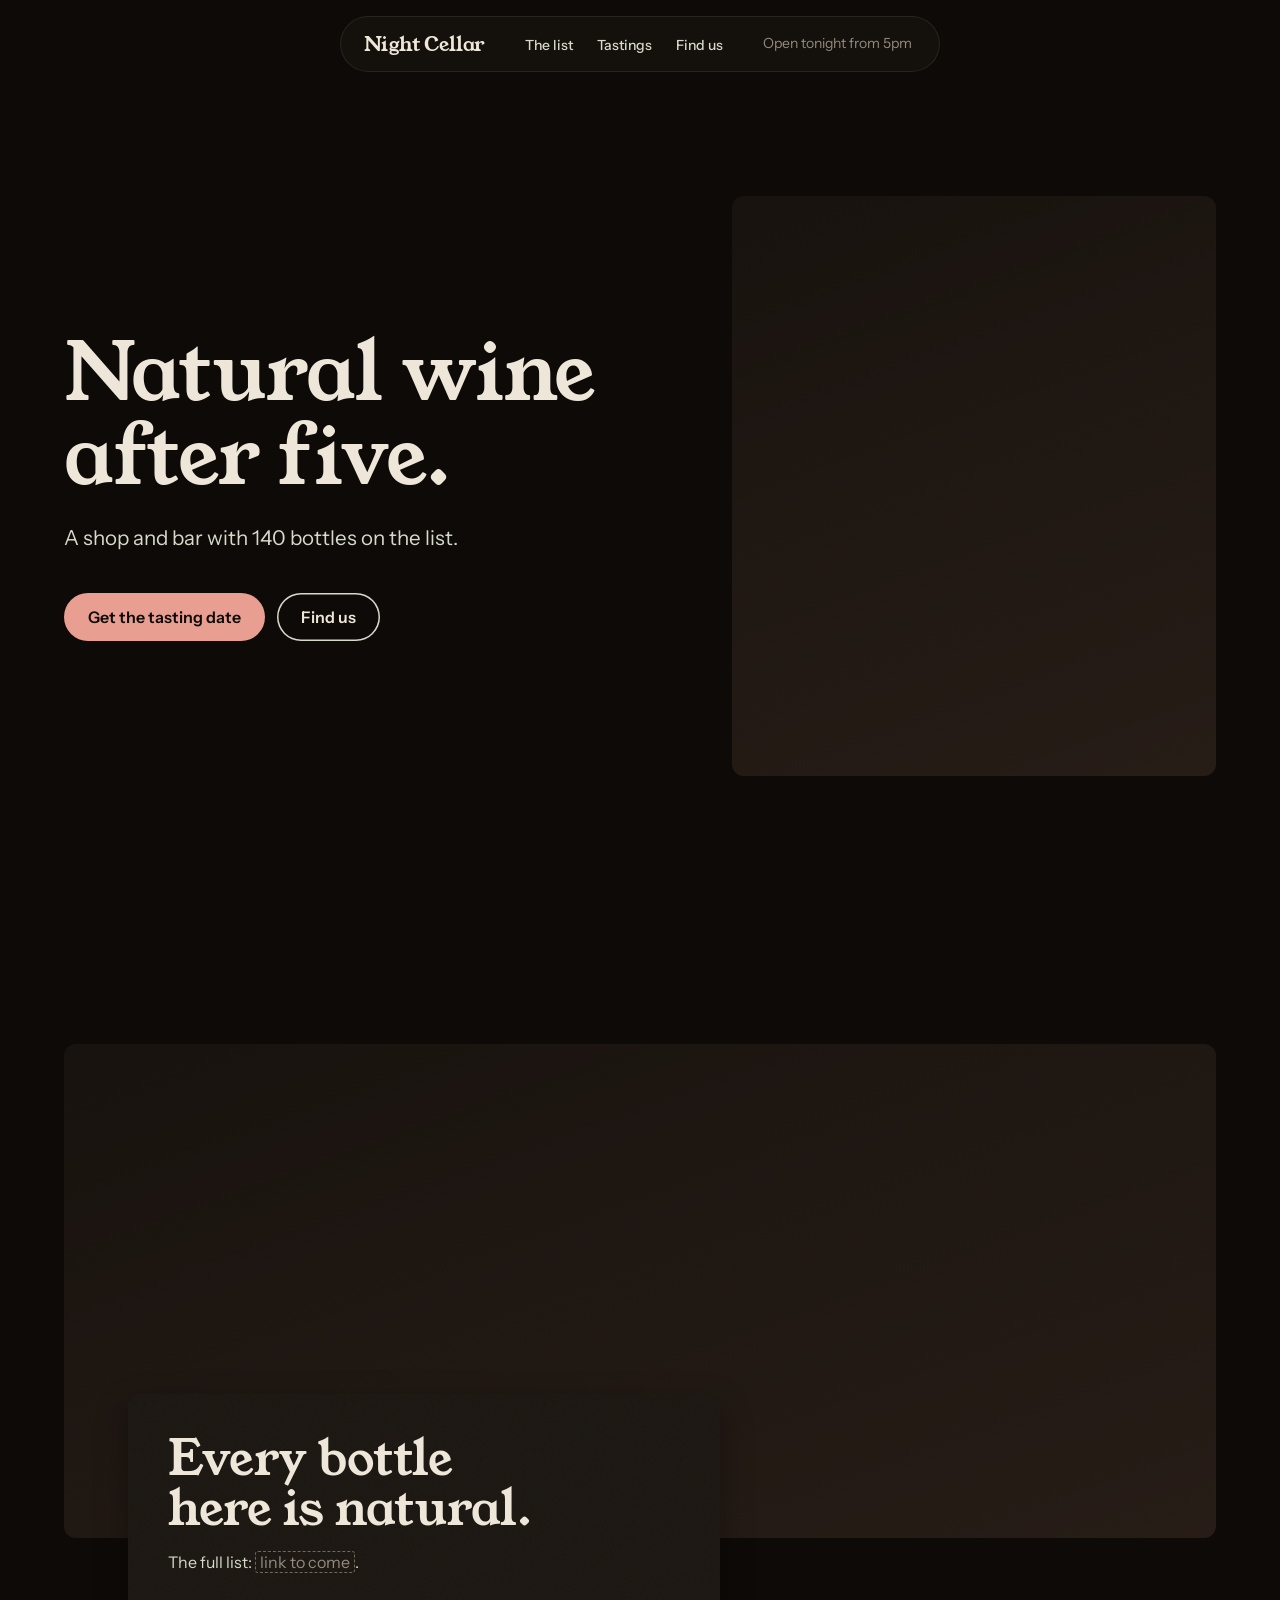
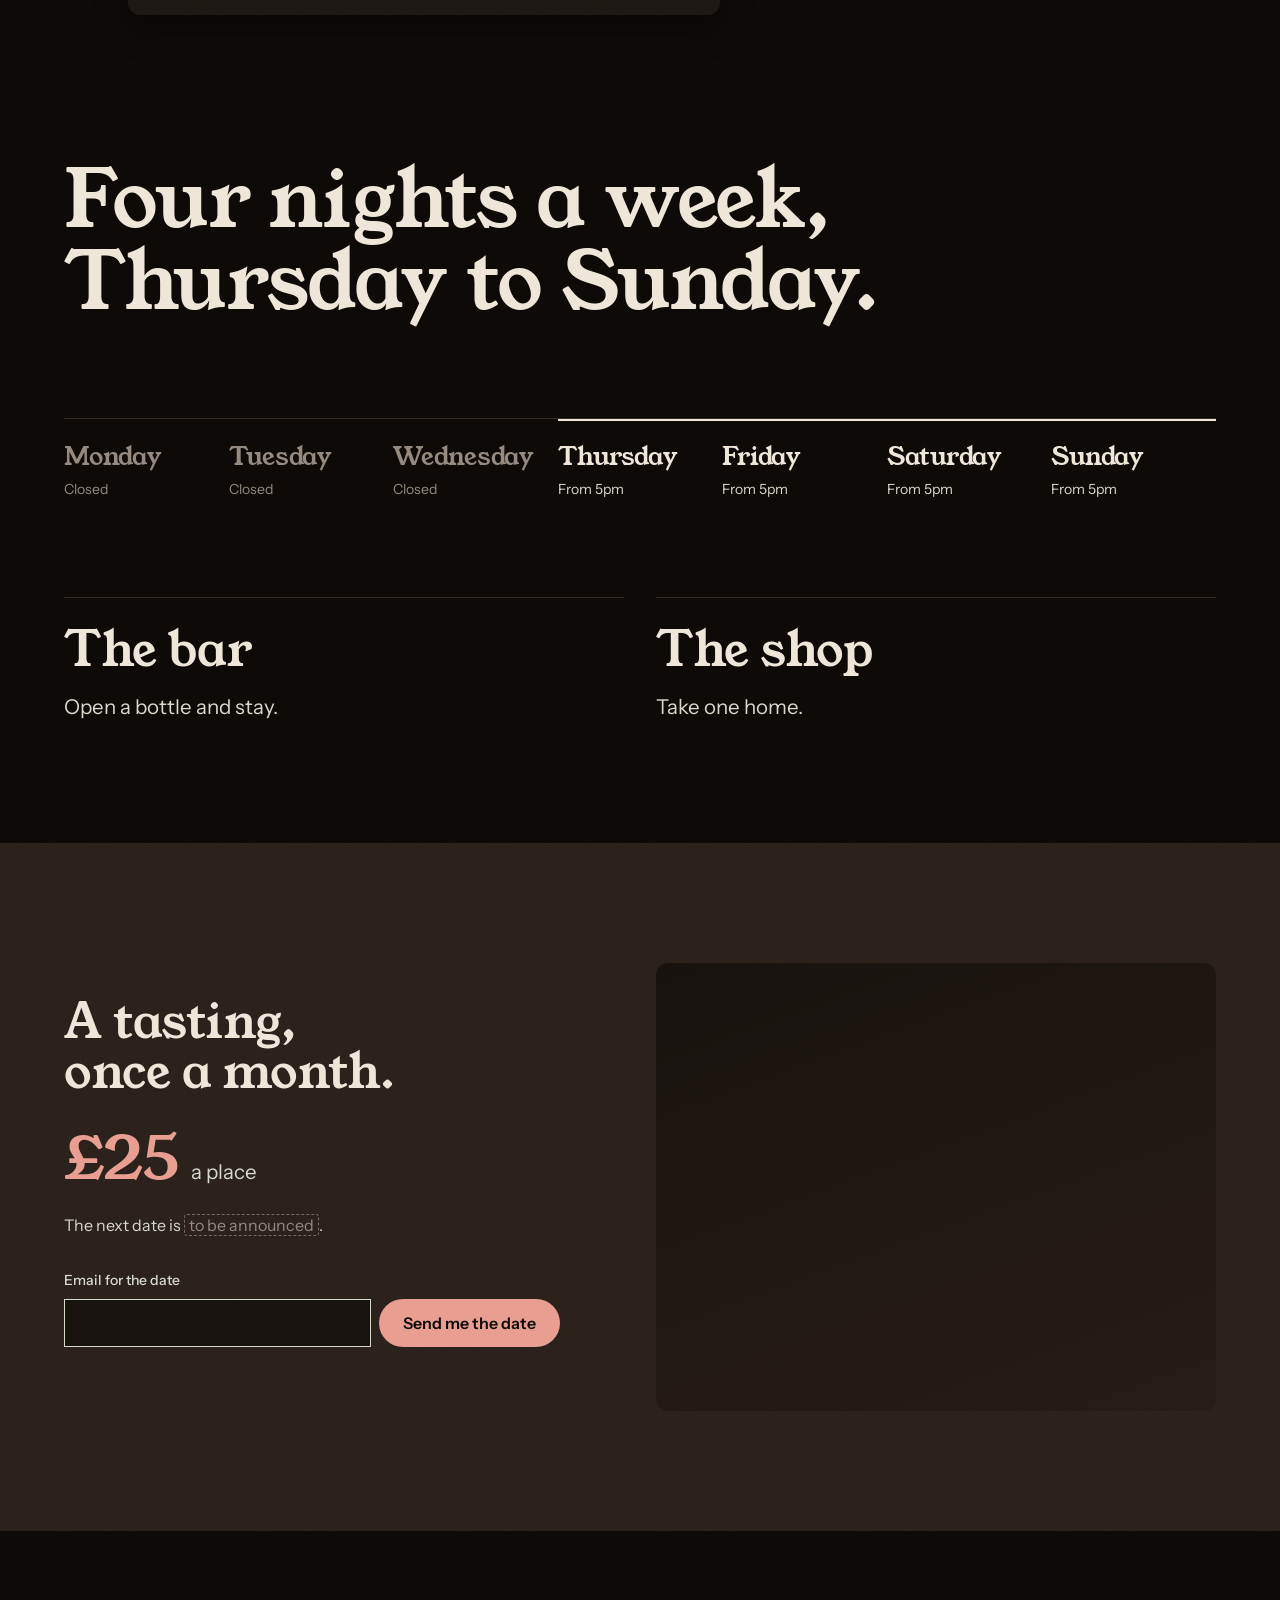
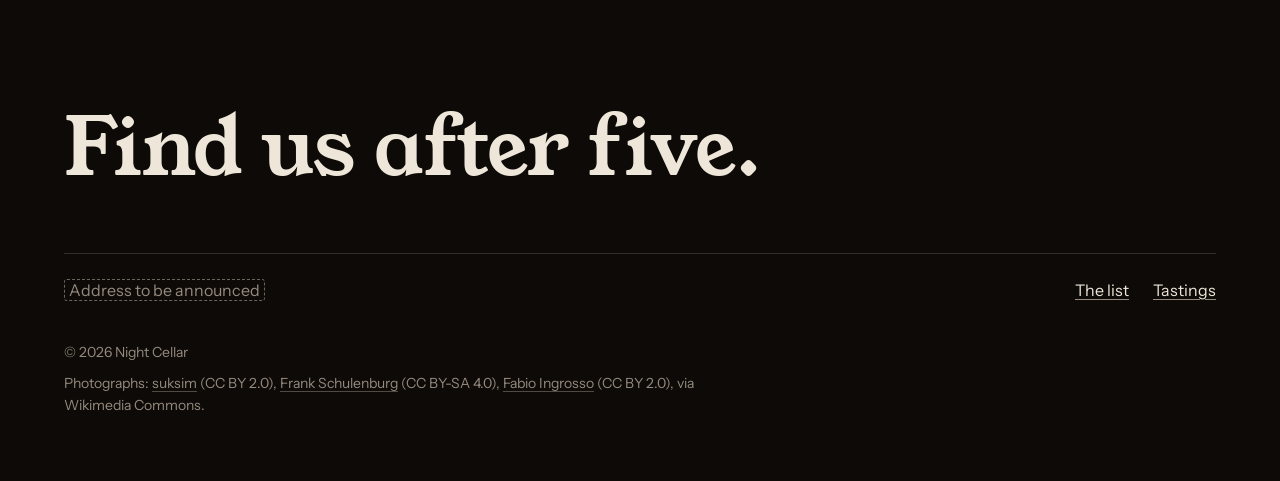
<file: .claude/skills/hallmark/scripts/fixtures/exemplars/atmospheric.html>
<!doctype html>
<html lang="en">
<head>
<meta charset="utf-8">
<meta name="viewport" content="width=device-width, initial-scale=1">
<title>Night Cellar: natural wine after five, Thursday to Sunday</title>
<meta name="description" content="Night Cellar is a natural wine shop and bar with 140 bottles on the list, open Thursday to Sunday from 5pm, with a tasting once a month.">
<link rel="preconnect" href="https://fonts.googleapis.com">
<link rel="preconnect" href="https://fonts.gstatic.com" crossorigin>
<link href="https://fonts.googleapis.com/css2?family=Young+Serif&family=Instrument+Sans:wght@400;500;600&display=swap" rel="stylesheet">
<style>
/* Hallmark · job: visit · shape: Photographic · genre: atmospheric · theme: Spore (by request)
 * hero: Settled · nav: floating pill · footer: statement · imagery: photographs, library 3, warm con=6 exp=-4 · signature: a pour into the decanter after five beside the head, with tonight's door in the nav · spore: cellar
 * axes: dark/roman-serif/warm · posture: committed · contrast: pass · fold: pass · v2.0.0 */
/* Hallmark · pre-emit critique: P4 H4 E4 S4 R5 V4 · weakest: S, the photographs are a stand-in bar; every head carries a fact from the brief, the pour is pink like the one signal, and the nav reads tonight's door from the brief's hours */
/* Hallmark · hero-review: in-thread · ship · 0 findings · finish-review: subagent · fix · 5 findings · 5 resolved · gap: the maker's-log voice can name no bottle until the user gives the list */
:root {
  color-scheme: dark;
  --space-3xs: 2px; --space-2xs: 4px; --space-xs: 8px; --space-sm: 12px; --space-md: 16px; --space-lg: 24px; --space-xl: 40px; --space-2xl: 64px; --space-3xl: 96px; --space-4xl: 144px;
  --text-xs: 0.8125rem; --text-sm: 0.875rem; --text-md: 1rem; --text-lg: 1.25rem; --text-xl: 1.5625rem; --text-2xl: 1.953rem; --text-3xl: 2.441rem;
  --text-display-s: clamp(2.25rem, 4vw + 0.5rem, 3.75rem); --text-display: clamp(2.75rem, 5vw + 1rem, 5.25rem);
  --text-section: clamp(2rem, 2.5vw + 1rem, 3.5rem); --text-title: clamp(1.25rem, 0.75vw + 0.875rem, 1.625rem); --text-lead: clamp(1.125rem, 0.35vw + 1rem, 1.375rem);
  --ease-out: cubic-bezier(0.16, 1, 0.3, 1); --ease-in: cubic-bezier(0.7, 0, 0.84, 0); --ease-in-out: cubic-bezier(0.65, 0, 0.35, 1);
  --dur-micro: 120ms; --dur-short: 220ms; --dur-long: 420ms;
  --color-error: oklch(72% 0.15 27); --color-success: oklch(76% 0.13 150);
  --container: 1440px; --gutter: 64px; --gap-columns: 32px; --section-gap-s: 120px; --section-gap: 144px; --section-gap-l: 176px;
  --z-base: 1; --z-raised: 10; --z-dropdown: 100; --z-sticky: 200; --z-sticky-nav: 300; --z-modal: 400; --z-toast: 500; --z-tooltip: 600;
  --color-paper: oklch(15% 0.01 60); --color-paper-2: oklch(19% 0.012 60); --color-paper-3: oklch(24% 0.02 50);
  --color-ink: oklch(93% 0.02 85); --color-ink-2: oklch(88% 0.02 120); --color-muted: oklch(64% 0.02 70);
  --color-rule: oklch(30% 0.015 60);
  --color-accent: oklch(77% 0.09 30); --color-accent-2: oklch(86% 0.06 30); --color-accent-ink: oklch(15% 0.01 60); --color-focus: oklch(86% 0.06 30);
  --font-display: "Young Serif", Georgia, serif; --font-body: "Instrument Sans", ui-sans-serif, system-ui, sans-serif;
  --font-outlier: "DM Mono", ui-monospace, monospace;
  --radius-card: 12px; --radius-pill: 999px; --rule-hair: 1px;
  --shadow-card: 0 12px 32px oklch(8% 0.01 60 / 0.35);
  --tracking-display: -0.01em;
  --grain: 0.15; --display-weight: 400;
}
*, *::before, *::after { box-sizing: border-box; }
html, body { overflow-x: clip; }
html { scrollbar-color: var(--color-muted) var(--color-paper); scroll-padding-top: var(--space-3xl); }
body { margin: 0; background: var(--color-paper); color: var(--color-ink); font-family: var(--font-body); font-size: var(--text-md); line-height: 1.55; -webkit-font-smoothing: antialiased; caret-color: var(--color-accent); }
::selection { background: color-mix(in oklab, var(--color-accent) 22%, transparent); color: var(--color-ink); }
:focus-visible { outline: 2px solid var(--color-focus); outline-offset: 2px; }
a { color: inherit; text-decoration-thickness: 1px; text-underline-offset: 0.16em; }
h1, h2, h3 { margin: 0; font-family: var(--font-display); font-weight: var(--display-weight, 700); font-synthesis: none; letter-spacing: var(--tracking-display); line-height: 1.05; overflow-wrap: break-word; min-width: 0; text-wrap: balance; }
h1 { max-width: 20ch; font-size: var(--text-display); } h2 { max-width: 30ch; font-size: var(--text-section); } h3 { max-width: 40ch; font-size: var(--text-title); line-height: 1.2; }
.lead { font-size: var(--text-lead); line-height: 1.45; max-width: 52ch; }
p { margin: 0; text-wrap: pretty; }
p:not([class]) { max-width: 65ch; }
img, video { max-width: 100%; height: auto; display: block; }
svg { display: block; }
[hidden] { display: none !important; }
button, input, select, textarea { font: inherit; }
.container { width: 100%; max-width: var(--container); margin-inline: auto; padding-inline: var(--gutter); box-sizing: border-box; }
.num, .figure, td.num { font-variant-numeric: tabular-nums; }
.visually-hidden { position: absolute; width: 1px; height: 1px; overflow: hidden; clip-path: inset(50%); white-space: nowrap; }
[data-slot] { position: relative; overflow: hidden; background: linear-gradient(160deg, var(--color-paper-2, var(--color-paper)), var(--color-paper-3, var(--color-paper))); }
[data-slot] > img { position: absolute; inset: 0; width: 100%; height: 100%; object-fit: cover; z-index: 1; }
[data-slot]:has(> img) > :not(img):not([data-keep]) { display: none !important; }
@media (max-width: 60rem) { :root { --gutter: 24px; --section-gap-s: 80px; --section-gap: 96px; --section-gap-l: 120px; } }
@media (max-width: 40rem) { :root { --gutter: 16px; --section-gap-s: 56px; --section-gap: 72px; --section-gap-l: 96px; --gap-columns: 16px; } }
@media (prefers-reduced-motion: reduce) { *:not(.keep-motion), *:not(.keep-motion)::before, *:not(.keep-motion)::after { animation-duration: 0.01ms !important; animation-iteration-count: 1 !important; transition-duration: 0.01ms !important; scroll-behavior: auto !important; } }
/* photographs: warm con=6 exp=-4 */
[data-slot] > img { filter: sepia(0.28) saturate(0.94) contrast(1.06) brightness(0.96); }
/* Page */
*, *::before, *::after { box-sizing: border-box; }
.skip { position: absolute; left: var(--space-md); top: calc(-1 * var(--space-3xl)); z-index: var(--z-toast); padding: var(--space-xs) var(--space-md); border-radius: var(--radius-pill); background: var(--color-ink); color: var(--color-paper); }
.skip:focus-visible { top: var(--space-md); }

/* Controls: the theme's pair */
.btn { display: inline-flex; align-items: center; justify-content: center; min-height: 48px; padding: 0 var(--space-lg); border: 0; border-radius: var(--radius-pill); font: 600 var(--text-md)/1 var(--font-body); white-space: nowrap; text-decoration: none; cursor: pointer; transition: background-color var(--dur-micro) var(--ease-out), box-shadow var(--dur-micro) var(--ease-out), transform var(--dur-micro) var(--ease-out); }
.btn--primary { background: var(--color-accent); color: var(--color-accent-ink); }
.btn--primary:hover { background: var(--color-accent-2); }
.btn--secondary { background: transparent; color: var(--color-ink); box-shadow: inset 0 0 0 1.5px var(--color-ink-2); }
.btn--secondary:hover { background: var(--color-paper-3); }
.btn:active { transform: translateY(1px); }
.btn:focus-visible { outline: 2px solid var(--color-focus); outline-offset: 3px; }
.btn:disabled, .btn[aria-disabled="true"] { opacity: 0.55; cursor: not-allowed; transform: none; }
.btn[aria-busy="true"] { cursor: progress; }
.actions { display: flex; flex-wrap: wrap; gap: var(--space-sm); }

/* Nav: a floating pill on a blur, the genre's one glass */
.nav { position: fixed; top: var(--space-md); left: 0; right: 0; z-index: var(--z-sticky-nav); display: flex; justify-content: center; padding-inline: var(--gutter); pointer-events: none; }
.nav__pill { pointer-events: auto; display: flex; align-items: center; gap: var(--space-xl); min-height: 56px; padding: var(--space-2xs) var(--space-2xs) var(--space-2xs) var(--space-lg); border-radius: var(--radius-pill); background: color-mix(in oklab, var(--color-paper-2) 74%, transparent); -webkit-backdrop-filter: blur(14px); backdrop-filter: blur(14px); box-shadow: inset 0 0 0 1px color-mix(in oklab, var(--color-ink) 9%, transparent); }
.wordmark { font: 400 var(--text-lg)/1 var(--font-display); letter-spacing: var(--tracking-display); color: var(--color-ink); text-decoration: none; white-space: nowrap; }
.nav__links { display: flex; gap: var(--space-lg); margin: 0; padding: 0; list-style: none; }
.nav__links a { font-size: var(--text-sm); font-weight: 500; color: var(--color-ink-2); text-decoration: none; text-underline-offset: 0.3em; white-space: nowrap; }
.nav__links a:hover { color: var(--color-ink); text-decoration: underline; text-decoration-color: var(--color-accent); }
.nav__links a:active { color: var(--color-accent-2); }
.wordmark:focus-visible, .nav__links a:focus-visible { outline: 2px solid var(--color-focus); outline-offset: 4px; border-radius: var(--radius-pill); }
.nav__door { margin: 0; padding-right: var(--space-lg); font-size: var(--text-sm); color: var(--color-muted); white-space: nowrap; }

/* Photographs */
.photo { position: relative; margin: 0; border-radius: var(--radius-card); }
.photo > img { border-radius: inherit; outline: var(--rule-hair) solid color-mix(in oklab, var(--color-ink) 8%, transparent); outline-offset: -1px; }

/* Hero: Settled, the pour standing beside the head */
.hero { display: grid; align-items: center; min-height: 100dvh; padding-block: calc(56px + var(--space-xl)) var(--space-lg); box-sizing: border-box; }
.hero__grid { display: grid; grid-template-columns: minmax(0, 1fr) minmax(0, min(35rem, 42%)); column-gap: var(--space-3xl); align-items: center; }
.hero__text { display: grid; gap: var(--space-lg); }
.hero__text h1 { max-width: 13ch; }
.hero__text .lead { color: var(--color-ink-2); max-width: 34ch; }
.hero__text .actions { margin-top: var(--space-md); }
.hero__photo { aspect-ratio: 5 / 6; max-height: calc(100dvh - 56px - var(--space-3xl) - var(--space-xl)); }

@media (max-width: 60rem) {
  .nav { padding-inline: var(--space-md); }
  .nav__pill { gap: var(--space-md); padding-left: var(--space-md); }
  .nav__links { display: none; }
  .hero { min-height: 0; padding-block: calc(56px + var(--space-3xl)) var(--space-2xl); }
  .hero__grid { grid-template-columns: minmax(0, 1fr); row-gap: var(--space-xl); }
  .hero__photo { max-height: none; }
}

/* Grain: the theme's speck, on a band or a panel, never on a photograph */
.grained { position: relative; isolation: isolate; }
.grained::after { content: ""; position: absolute; inset: 0; z-index: var(--z-base); border-radius: inherit; pointer-events: none; opacity: var(--grain); mix-blend-mode: screen;
  background-image: url("data:image/svg+xml,%3Csvg xmlns='http://www.w3.org/2000/svg' width='200' height='200'%3E%3Cfilter id='n'%3E%3CfeTurbulence type='fractalNoise' baseFrequency='0.9' numOctaves='2'/%3E%3CfeColorMatrix values='0 0 0 0 0.6 0 0 0 0 0.55 0 0 0 0 0.45 0 0 0 0.35 0'/%3E%3C/filter%3E%3Crect width='200' height='200' filter='url(%23n)'/%3E%3C/svg%3E"); }
.grained > * { position: relative; z-index: var(--z-raised); }

/* The list: the racks edge to edge, the head on a grained plate across its foot */
.list { padding-top: var(--section-gap); }
.list__photo { aspect-ratio: 21 / 9; }
.plate { display: grid; gap: var(--space-md); width: min(100%, 37rem); margin: calc(-1 * var(--space-4xl)) 0 0 var(--space-2xl); padding: var(--space-xl); border-radius: var(--radius-card); background: var(--color-paper-2); box-shadow: var(--shadow-card); z-index: var(--z-raised); }
.plate__more { color: var(--color-ink-2); }

/* Four nights: the week set in type, the open nights lit, the dark ones left dim */
.nights { margin-top: var(--section-gap); }
.statement { max-width: 18ch; font-size: var(--text-display); line-height: 1.02; }
.week { display: grid; grid-template-columns: repeat(7, minmax(0, 1fr)); margin: var(--space-3xl) 0 0; padding: 0; list-style: none; border-top: var(--rule-hair) solid var(--color-rule); }
.week__day { display: grid; gap: var(--space-xs); padding: var(--space-lg) var(--space-md) 0 0; }
.week__name { font: 400 var(--text-xl)/1.1 var(--font-display); letter-spacing: var(--tracking-display); }
.week__hours { font-size: var(--text-sm); color: var(--color-ink-2); }
.week__day.is-open { box-shadow: inset 0 2px 0 var(--color-ink); }
.week__day.is-shut .week__name, .week__day.is-shut .week__hours { color: var(--color-muted); }
.ways { display: grid; grid-template-columns: repeat(2, minmax(0, 1fr)); column-gap: var(--gap-columns); margin-top: var(--space-3xl); }
.way { display: grid; gap: var(--space-sm); padding-top: var(--space-lg); border-top: var(--rule-hair) solid var(--color-rule); }
.way h3 { font-size: var(--text-section); max-width: none; }
.way p { font-size: var(--text-lead); color: var(--color-ink-2); }

/* Tastings: the one band, grained, the price in pink */
.tastings { margin-top: var(--section-gap-s); padding-block: var(--section-gap-s); background: var(--color-paper-3); }
.tastings__grid { display: grid; grid-template-columns: repeat(2, minmax(0, 1fr)); column-gap: var(--gap-columns); align-items: center; }
.tastings__text { display: grid; gap: var(--space-lg); padding-right: var(--space-2xl); }
.tastings__text > p:not([class]) { color: var(--color-ink-2); }
.price { display: flex; align-items: baseline; gap: var(--space-sm); margin-top: var(--space-xs); color: var(--color-ink-2); font-size: var(--text-lead); }
.price__figure { font: 400 var(--text-display-s)/1 var(--font-display); letter-spacing: var(--tracking-display); color: var(--color-accent); font-variant-numeric: lining-nums tabular-nums; }
.tastings__photo { aspect-ratio: 5 / 4; min-height: 440px; }
.fill { padding: 0 0.25em; border: 1px dashed color-mix(in oklch, var(--color-muted) 70%, transparent); border-radius: 3px; color: var(--color-muted); -webkit-box-decoration-break: clone; box-decoration-break: clone; }

.signup { display: grid; gap: var(--space-xs); margin-top: var(--space-xs); }
.signup label { font-size: var(--text-sm); font-weight: 500; color: var(--color-ink-2); }
.signup__row { display: flex; gap: var(--space-xs); }
.signup input { flex: 1; min-width: 0; min-height: 48px; padding: 0 var(--space-md); border: 1.5px solid var(--color-ink-2); border-radius: 0; background: var(--color-paper-2); color: var(--color-ink); outline: 2px solid transparent; outline-offset: -4px; }
.signup input:hover { background: var(--color-paper); }
.signup input:focus-visible { outline-color: var(--color-focus); }
.signup input[aria-invalid] { border-color: var(--color-error); }
.signup input:disabled { opacity: 0.55; cursor: not-allowed; }
.signup__help { min-height: 1lh; font-size: var(--text-sm); color: var(--color-muted); }

/* Footer: a statement, then the facts and links */
.footer { padding-block: var(--section-gap-l) var(--space-2xl); }
.footer__line { max-width: 16ch; font-size: var(--text-display); line-height: 1.02; }
.footer__row { display: flex; flex-wrap: wrap; justify-content: space-between; align-items: baseline; gap: var(--space-lg); margin-top: var(--space-2xl); padding-top: var(--space-lg); border-top: var(--rule-hair) solid var(--color-rule); }
.footer__where { color: var(--color-ink-2); }
.footer__links { display: flex; flex-wrap: wrap; gap: var(--space-lg); margin: 0; padding: 0; list-style: none; }
.footer__links a { color: var(--color-ink); text-decoration-color: var(--color-muted); white-space: nowrap; }
.footer__links a:hover { text-decoration-color: var(--color-accent); }
.footer__links a:focus-visible { outline: 2px solid var(--color-focus); outline-offset: 3px; }
.legal { margin-top: var(--space-xl); font-size: var(--text-sm); color: var(--color-muted); }
.credits { max-width: 80ch; margin-top: var(--space-xs); font-size: var(--text-sm); line-height: 1.6; color: var(--color-muted); }
.credits span { white-space: nowrap; }
.credits a { color: inherit; text-decoration-color: color-mix(in oklab, var(--color-muted) 50%, transparent); text-underline-offset: 0.2em; }
.credits a:hover { text-decoration-color: var(--color-accent); }

@media (max-width: 60rem) {
  .plate { margin: calc(-1 * var(--space-2xl)) 0 0; padding: var(--space-lg); }
  .list__photo { aspect-ratio: 4 / 3; }
  .week { grid-template-columns: minmax(0, 1fr); margin-top: var(--space-2xl); border-top: 0; }
  .week__day { grid-template-columns: minmax(0, 1fr) auto; align-items: baseline; padding: var(--space-sm) 0; border-top: var(--rule-hair) solid var(--color-rule); }
  .week__day.is-open { box-shadow: none; }
  .week__name { font-size: var(--text-lg); }
  .ways { grid-template-columns: minmax(0, 1fr); row-gap: var(--space-xl); margin-top: var(--space-3xl); }
  .statement, .footer__line { font-size: var(--text-section); }
  .tastings__grid { grid-template-columns: minmax(0, 1fr); row-gap: var(--space-xl); }
  .tastings__text { padding-right: 0; }
  .tastings__photo { min-height: 0; }
}
@media (max-width: 40rem) {
  .signup__row { flex-direction: column; }
}
</style>
<script>document.documentElement.classList.add('js');</script>
</head>
<body>
<a class="skip" href="#main">Skip to content</a>

<header class="nav">
  <nav class="nav__pill" aria-label="Main">
    <a class="wordmark" href="#top" aria-label="Night Cellar, home">Night Cellar</a>
    <ul class="nav__links" role="list">
      <li><a href="#list">The list</a></li>
      <li><a href="#tastings">Tastings</a></li>
      <li><a href="#find">Find us</a></li>
    </ul>
    <p class="nav__door" role="status" id="door">Open Thursday to Sunday</p>
  </nav>
</header>

<main id="main">
  <section class="hero" id="top" aria-labelledby="hero-title">
    <div class="container hero__grid">
      <div class="hero__text">
        <h1 id="hero-title">Natural wine after five.</h1>
        <p class="lead">A shop and bar with 140 bottles on the list.</p>
        <div class="actions">
          <a class="btn btn--primary" href="#tastings">Get the tasting date</a>
          <a class="btn btn--secondary" href="#find">Find us</a>
        </div>
      </div>
      <figure class="photo hero__photo" data-slot="hero" data-alt="A glass being poured at the bar after five">
        <img src="https://upload.wikimedia.org/wikipedia/commons/thumb/b/b1/Pouring_wine_into_a_decanter.jpg/1280px-Pouring_wine_into_a_decanter.jpg" width="3872" height="2592" fetchpriority="high" alt="Wine poured from a bottle into a glass decanter in low light" style="object-position: 42% 50%">
      </figure>
    </div>
  </section>

  <section class="list" id="list" aria-labelledby="list-title">
    <div class="container">
      <figure class="photo list__photo" data-slot="photo-1" data-alt="The bottles on the list, racked in the shop">
        <img src="https://upload.wikimedia.org/wikipedia/commons/thumb/9/9e/Schramsberg_Vineyards%2C_July_2019-7579%2B7580.jpg/1280px-Schramsberg_Vineyards%2C_July_2019-7579%2B7580.jpg" width="6244" height="3903" loading="lazy" alt="A long cellar aisle between racks of bottles laid neck down" style="object-position: 50% 60%">
      </figure>
      <div class="plate grained">
        <h2 id="list-title">Every bottle here is natural.</h2>
        <p class="plate__more">The full list: <span class="fill" data-fill="list">link to come</span>.</p>
      </div>
    </div>
  </section>

  <section class="nights" aria-labelledby="nights-title">
    <div class="container">
      <h2 id="nights-title" class="statement">Four nights a week, Thursday to Sunday.</h2>
      <ol class="week" role="list" aria-label="Opening hours">
        <li class="week__day is-shut"><span class="week__name">Monday</span><span class="week__hours">Closed</span></li>
        <li class="week__day is-shut"><span class="week__name">Tuesday</span><span class="week__hours">Closed</span></li>
        <li class="week__day is-shut"><span class="week__name">Wednesday</span><span class="week__hours">Closed</span></li>
        <li class="week__day is-open"><span class="week__name">Thursday</span><span class="week__hours">From 5pm</span></li>
        <li class="week__day is-open"><span class="week__name">Friday</span><span class="week__hours">From 5pm</span></li>
        <li class="week__day is-open"><span class="week__name">Saturday</span><span class="week__hours">From 5pm</span></li>
        <li class="week__day is-open"><span class="week__name">Sunday</span><span class="week__hours">From 5pm</span></li>
      </ol>
      <div class="ways">
        <div class="way">
          <h3>The bar</h3>
          <p>Open a bottle and stay.</p>
        </div>
        <div class="way">
          <h3>The shop</h3>
          <p>Take one home.</p>
        </div>
      </div>
    </div>
  </section>

  <section class="tastings grained" id="tastings" aria-labelledby="tastings-title">
    <div class="container tastings__grid">
      <div class="tastings__text">
        <h2 id="tastings-title">A tasting, once a month.</h2>
        <p class="price"><span class="price__figure">£25</span> a place</p>
        <p>The next date is <span class="fill" data-fill="date">to be announced</span>.</p>
        <form class="signup" data-endpoint="" novalidate>
          <label for="email">Email for the date</label>
          <div class="signup__row">
            <input id="email" name="email" type="email" autocomplete="email" inputmode="email" required>
            <button class="btn btn--primary" type="submit">Send me the date</button>
          </div>
          <p class="signup__help" id="email-help" aria-live="polite"></p>
        </form>
      </div>
      <figure class="photo tastings__photo" data-slot="photo-2" data-alt="Glasses poured for a tasting">
        <img src="https://upload.wikimedia.org/wikipedia/commons/thumb/e/e3/Wine_being_poured_into_a_glass.jpg/1280px-Wine_being_poured_into_a_glass.jpg" width="1955" height="1300" loading="lazy" alt="A taste of red wine poured into a glass held by its stem" style="object-position: 62% 50%">
      </figure>
    </div>
  </section>
</main>

<footer class="footer" id="find" aria-labelledby="find-title">
  <div class="container">
    <h2 id="find-title" class="footer__line">Find us after five.</h2>
    <div class="footer__row">
      <p class="footer__where"><span class="fill" data-fill="address">Address to be announced</span></p>
      <ul class="footer__links" role="list">
        <li><a href="#list">The list</a></li>
        <li><a href="#tastings">Tastings</a></li>
      </ul>
    </div>
    <p class="legal">&copy; 2026 Night Cellar</p>
    <p class="credits" data-credits>Photographs: <a href="https://commons.wikimedia.org/wiki/File:Pouring_wine_into_a_decanter.jpg">suksim</a> <span>(CC BY 2.0)</span>, <a href="https://commons.wikimedia.org/wiki/File:Schramsberg_Vineyards,_July_2019-7579%2B7580.jpg">Frank Schulenburg</a> <span>(CC BY-SA 4.0)</span>, <a href="https://commons.wikimedia.org/wiki/File:Wine_being_poured_into_a_glass.jpg">Fabio Ingrosso</a> <span>(CC BY 2.0)</span>, via Wikimedia Commons.</p>
  </div>
</footer>

<script>window.hallmarkSlots = (m) => { for (const [k, v] of Object.entries(m)) { const s = document.querySelector(`[data-slot="${k}"]`); if (!s) continue; const im = new Image(); im.src = typeof v === 'string' ? v : v.src; im.alt = (typeof v === 'object' && v.alt) || s.dataset.alt || ''; s.querySelectorAll(':scope > img').forEach((o) => o.remove()); s.prepend(im); } };
document.querySelectorAll('[data-slot] > img').forEach((i) => { if (i.complete && !i.naturalWidth) i.remove(); else i.addEventListener('error', () => i.remove(), { once: true }); });</script>
<script>
  (() => {
    const door = document.getElementById('door');
    if (door) door.textContent = [4, 5, 6, 0].includes(new Date().getDay()) ? 'Open tonight from 5pm' : 'Opens Thursday at 5pm';
    document.querySelectorAll('form[data-endpoint]').forEach((form) => {
      const input = form.querySelector('input'), help = form.querySelector('[aria-live]');
      form.addEventListener('submit', (e) => {
        e.preventDefault();
        const ok = input.checkValidity();
        input.toggleAttribute('aria-invalid', !ok);
        if (!ok) { input.setAttribute('aria-describedby', help.id); help.textContent = 'That address looks incomplete. Write it as name@example.com.'; input.focus(); return; }
        if (!form.dataset.endpoint) { help.textContent = 'Nothing was sent: this form is not connected yet.'; return; }
        fetch(form.dataset.endpoint, { method: 'POST', body: new FormData(form) })
          .then((r) => { help.textContent = r.ok ? 'The date goes to ' + input.value.trim() + '.' : 'That did not go through. Try again in a minute.'; })
          .catch(() => { help.textContent = 'That did not go through. Try again in a minute.'; });
      });
    });
  })();
</script>
</body>
</html>
</file>
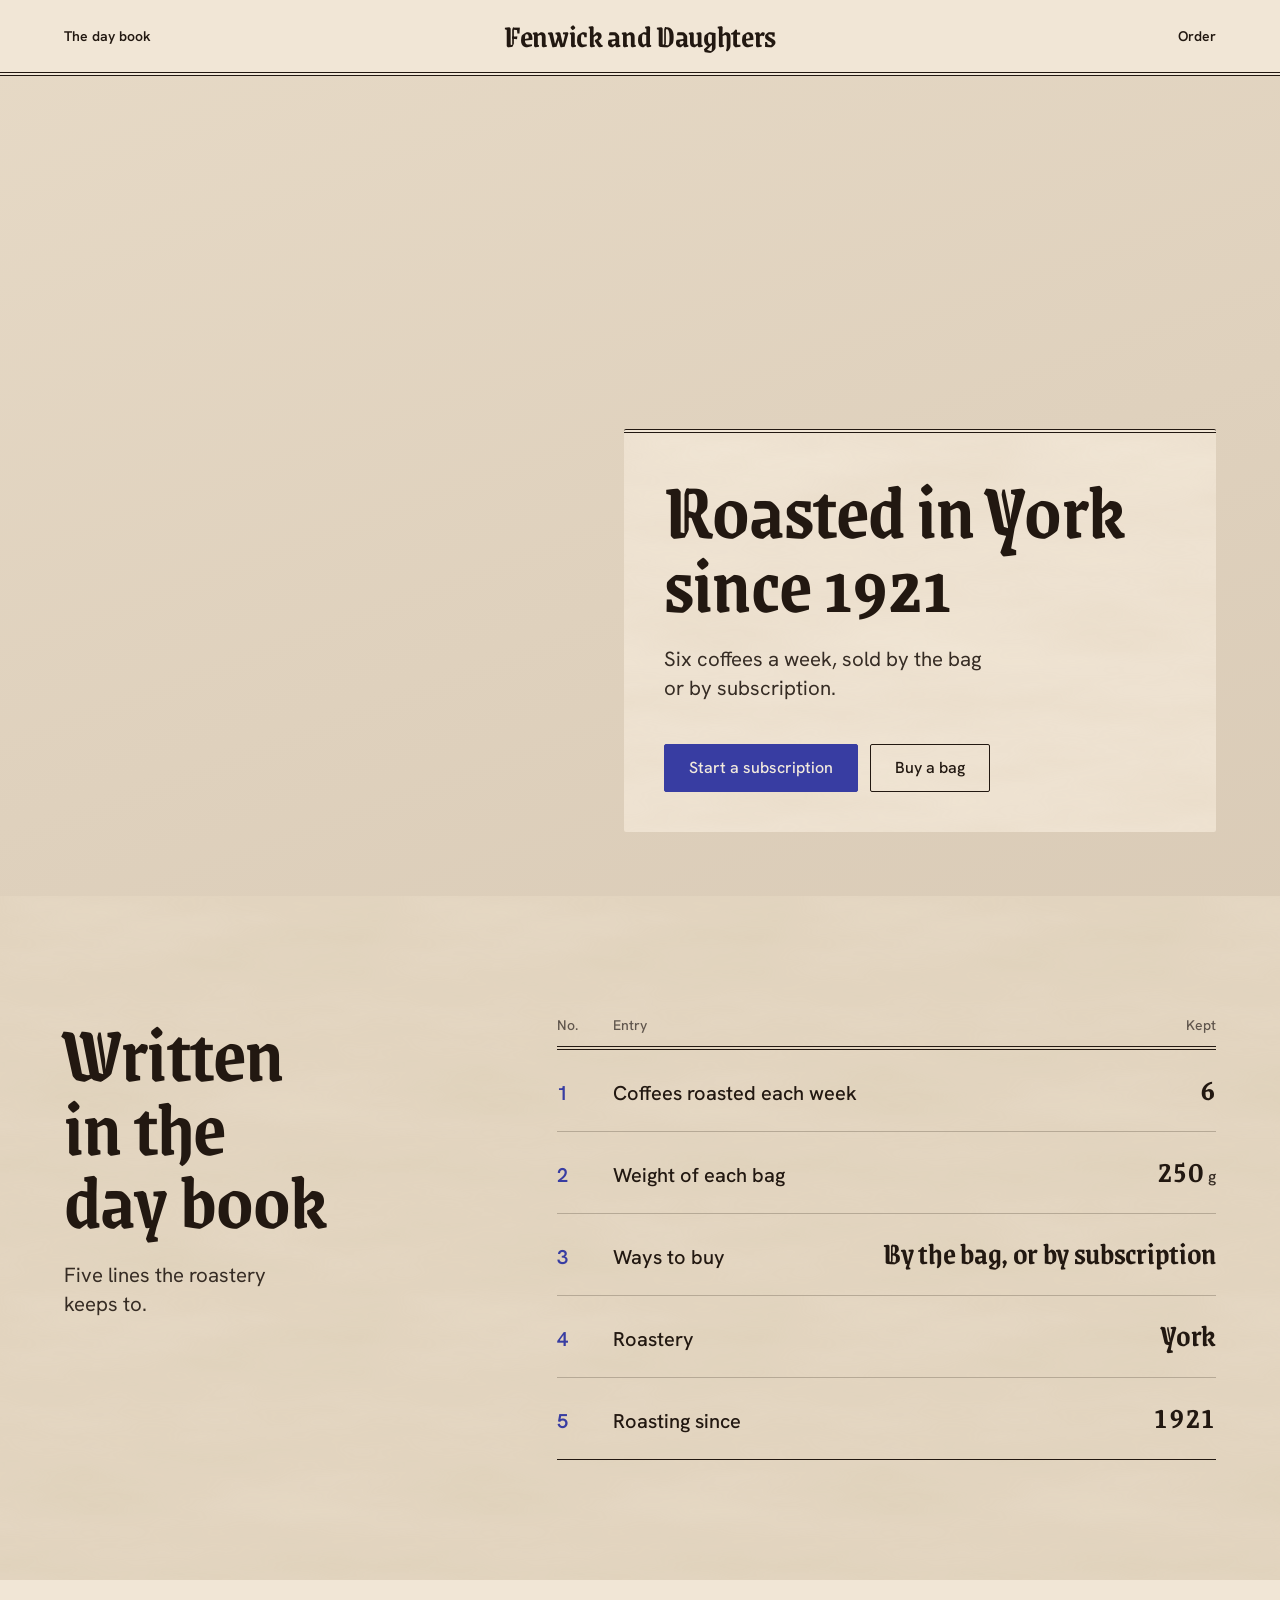
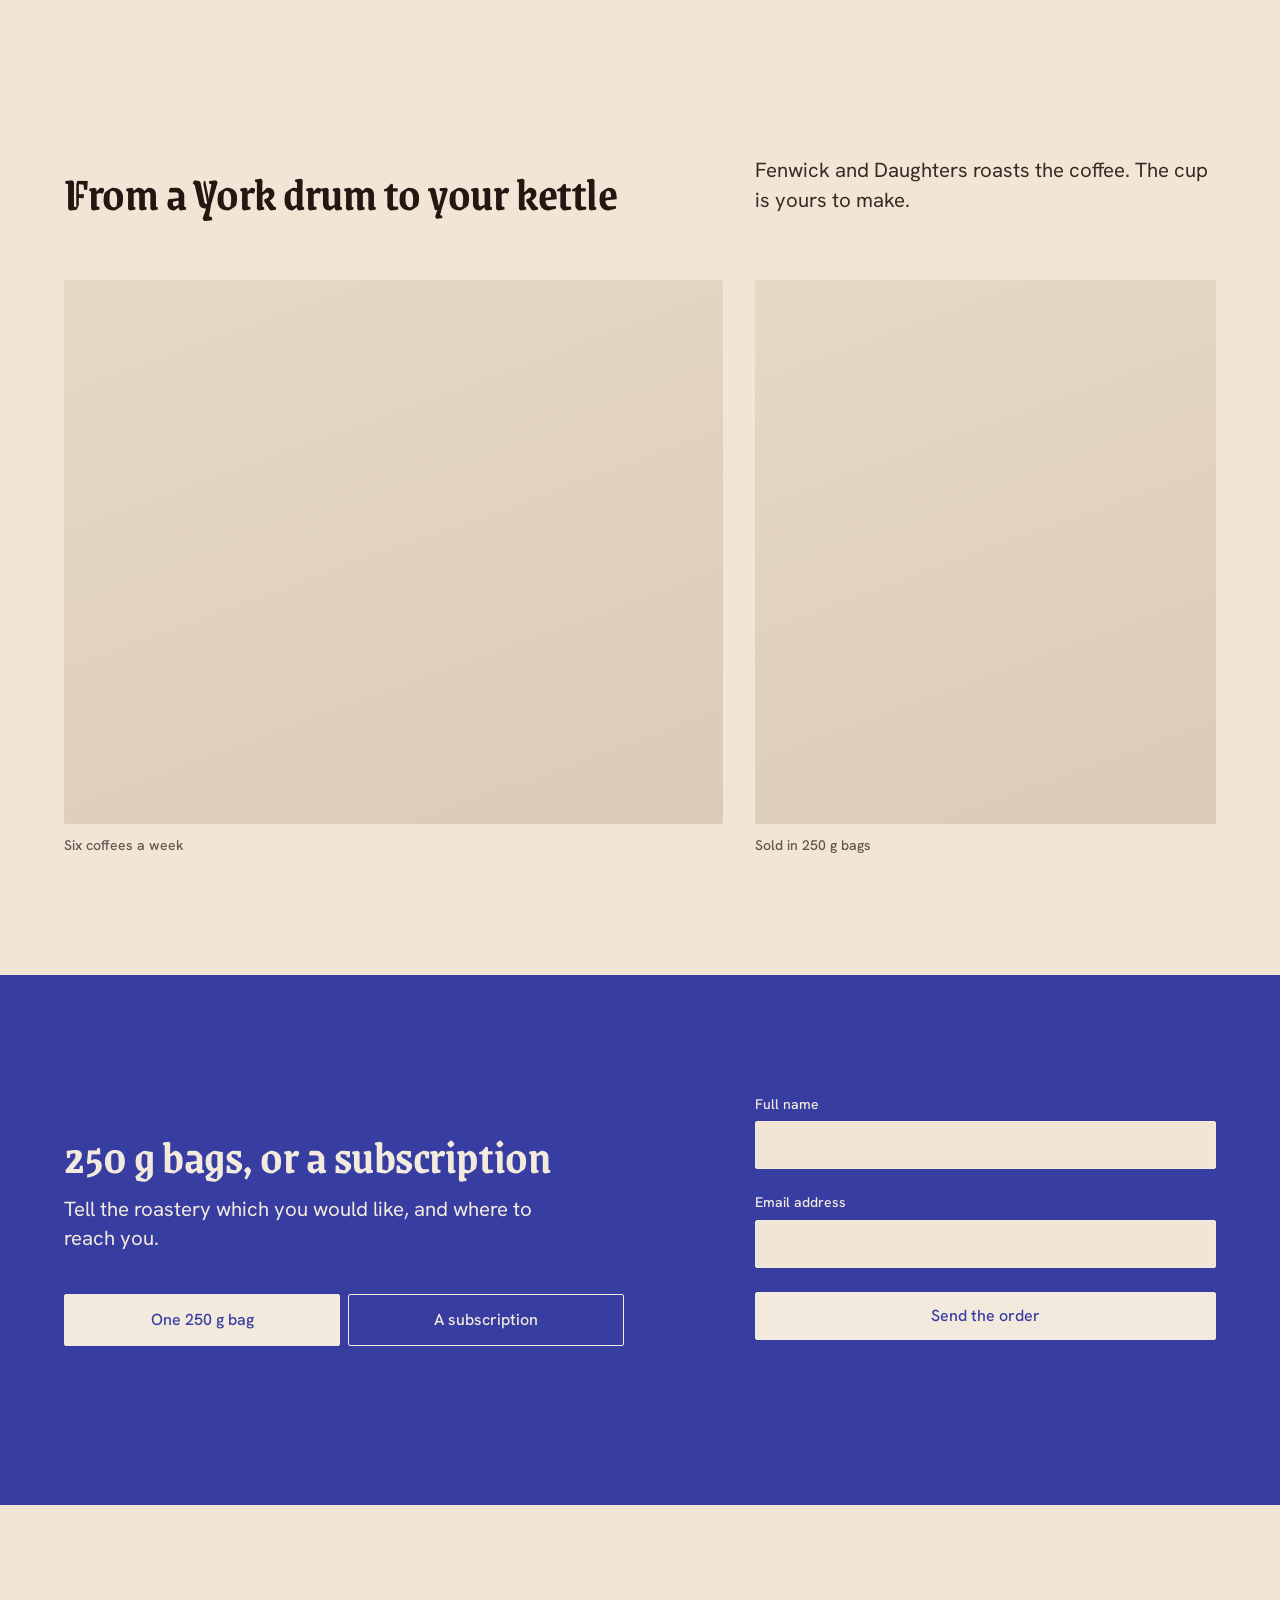
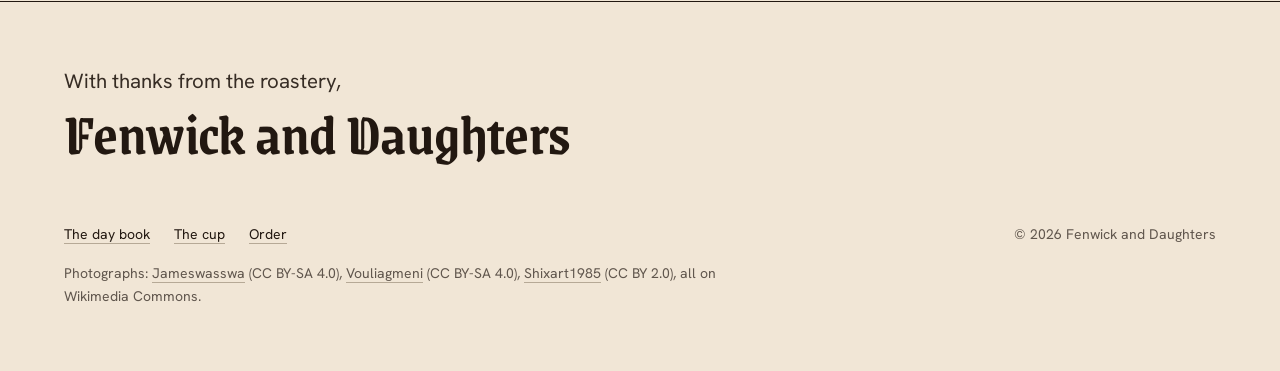
<file: .claude/skills/hallmark/scripts/fixtures/exemplars/editorial.html>
<!doctype html>
<html lang="en-GB">
<head>
<meta charset="utf-8">
<meta name="viewport" content="width=device-width, initial-scale=1">
<title>Fenwick and Daughters, coffee roasted in York since 1921</title>
<meta name="description" content="Fenwick and Daughters roasts six coffees a week in York, sold in 250 g bags or by subscription.">
<link rel="preconnect" href="https://fonts.googleapis.com">
<link rel="preconnect" href="https://fonts.gstatic.com" crossorigin>
<link href="https://fonts.googleapis.com/css2?family=Grenze+Gotisch:wght@600&family=Hanken+Grotesk:wght@400;500;600&family=IBM+Plex+Mono:wght@400&display=swap" rel="stylesheet">
<style>
/* Hallmark · job: buy · shape: Trade Ledger (custom: the roast as a Poster, the house's day book set as its own ledger, the cup as a pair, the order on the pigment) · genre: editorial · theme: Vellum (by request)
 * hero: Poster · nav: masthead, the blackletter wordmark centred over a double rule, one link at each end · footer: letter close · imagery: photographs, library 3, warm con=6 · signature: the roast itself, beans swept round the cooling tray full-bleed under a parchment plate · vellum: parchment
 * axes: light/blackletter/cool · posture: committed · contrast: pass · fold: pass · v2.0.0 */
/* Hallmark · pre-emit critique: P4 H5 E4 S5 R4 V4 · weakest: E, the plate must not bury the hand and the falling beans; it rests on the tray's far side and the plain wall, so the stream and the lever stay clear */
/* Hallmark · hero-review: in-thread · fix · 1 finding · 1 resolved (the head breaks after York) */
/* Hallmark · finish-review: in-thread (the subagent limit was reached) · fix · 3 findings · 1 resolved (the order head failed the swap test, then its blackletter I read as J: now 250 g bags, or a subscription) · 2 answered (the pair's captions are card facts, imagery.md 5; the pair are the closest honest frames the library holds) · gap: none */
/* Hallmark · answered F4 · the order field inverts the primary to parchment on pigment, as the theme's own hint sets it for its one field */
:root {
  color-scheme: light;
  --space-3xs: 2px; --space-2xs: 4px; --space-xs: 8px; --space-sm: 12px; --space-md: 16px; --space-lg: 24px; --space-xl: 40px; --space-2xl: 64px; --space-3xl: 96px; --space-4xl: 144px;
  --text-xs: 0.8125rem; --text-sm: 0.875rem; --text-md: 1rem; --text-lg: 1.25rem; --text-xl: 1.5625rem; --text-2xl: 1.953rem; --text-3xl: 2.441rem;
  --text-display-s: clamp(2.25rem, 4vw + 0.5rem, 3.75rem); --text-display: clamp(2.75rem, 5vw + 1rem, 5.25rem);
  --text-section: clamp(2rem, 2.5vw + 1rem, 3.5rem); --text-title: clamp(1.25rem, 0.75vw + 0.875rem, 1.625rem); --text-lead: clamp(1.125rem, 0.35vw + 1rem, 1.375rem);
  --ease-out: cubic-bezier(0.16, 1, 0.3, 1); --ease-in: cubic-bezier(0.7, 0, 0.84, 0); --ease-in-out: cubic-bezier(0.65, 0, 0.35, 1);
  --dur-micro: 120ms; --dur-short: 220ms; --dur-long: 420ms;
  --color-error: oklch(52% 0.19 27); --color-success: oklch(50% 0.12 150);
  --container: 1440px; --gutter: 64px; --gap-columns: 32px; --section-gap-s: 120px; --section-gap: 144px; --section-gap-l: 176px;
  --z-base: 1; --z-raised: 10; --z-dropdown: 100; --z-sticky: 200; --z-sticky-nav: 300; --z-modal: 400; --z-toast: 500; --z-tooltip: 600;
  --color-paper: oklch(93% 0.025 80); --color-paper-2: oklch(89% 0.03 78); --color-paper-3: oklch(85% 0.032 76);
  --color-ink: oklch(22% 0.02 60); --color-ink-2: oklch(30% 0.02 60); --color-muted: oklch(46% 0.02 65);
  --color-rule: oklch(74% 0.03 75);
  --color-accent: oklch(42% 0.16 275); --color-accent-deep: oklch(34% 0.15 275); --color-accent-ink: oklch(94% 0.02 80);
  --color-focus: oklch(50% 0.17 275); --color-field: var(--color-accent);
  --font-display: "Grenze Gotisch", ui-serif, Georgia, serif; --font-body: "Hanken Grotesk", ui-sans-serif, sans-serif;
  --font-outlier: "IBM Plex Mono", ui-monospace, monospace;
  --radius-card: 2px; --radius-pill: 2px; --rule-hair: 1px; --shadow-card: none;
  --tracking-display: -0.01em; --fibre: 0.5;
}
*, *::before, *::after { box-sizing: border-box; }
html, body { overflow-x: clip; }
html { scrollbar-color: var(--color-muted) var(--color-paper); scroll-padding-top: var(--space-3xl); }
body { margin: 0; background: var(--color-paper); color: var(--color-ink); font-family: var(--font-body); font-size: var(--text-md); line-height: 1.55; -webkit-font-smoothing: antialiased; caret-color: var(--color-accent); }
::selection { background: color-mix(in oklab, var(--color-accent) 22%, transparent); color: var(--color-ink); }
:focus-visible { outline: 2px solid var(--color-focus); outline-offset: 2px; }
a { color: inherit; text-decoration-thickness: 1px; text-underline-offset: 0.16em; }
h1, h2, h3 { margin: 0; font-family: var(--font-display); font-weight: var(--display-weight, 700); font-synthesis: none; letter-spacing: var(--tracking-display); line-height: 1.05; overflow-wrap: break-word; min-width: 0; text-wrap: balance; }
h1 { max-width: 20ch; font-size: var(--text-display); } h2 { max-width: 30ch; font-size: var(--text-section); } h3 { max-width: 40ch; font-size: var(--text-title); line-height: 1.2; }
.lead { font-size: var(--text-lead); line-height: 1.45; max-width: 52ch; }
p { margin: 0; text-wrap: pretty; }
p:not([class]) { max-width: 65ch; }
img, video { max-width: 100%; height: auto; display: block; }
svg { display: block; }
[hidden] { display: none !important; }
button, input, select, textarea { font: inherit; }
.container { width: 100%; max-width: var(--container); margin-inline: auto; padding-inline: var(--gutter); box-sizing: border-box; }
.num, .figure, td.num { font-variant-numeric: tabular-nums; }
.visually-hidden { position: absolute; width: 1px; height: 1px; overflow: hidden; clip-path: inset(50%); white-space: nowrap; }
[data-slot] { position: relative; overflow: hidden; background: linear-gradient(160deg, var(--color-paper-2, var(--color-paper)), var(--color-paper-3, var(--color-paper))); }
[data-slot] > img { position: absolute; inset: 0; width: 100%; height: 100%; object-fit: cover; z-index: 1; }
[data-slot]:has(> img) > :not(img):not([data-keep]) { display: none !important; }
@media (max-width: 60rem) { :root { --gutter: 24px; --section-gap-s: 80px; --section-gap: 96px; --section-gap-l: 120px; } }
@media (max-width: 40rem) { :root { --gutter: 16px; --section-gap-s: 56px; --section-gap: 72px; --section-gap-l: 96px; --gap-columns: 16px; } }
@media (prefers-reduced-motion: reduce) { *:not(.keep-motion), *:not(.keep-motion)::before, *:not(.keep-motion)::after { animation-duration: 0.01ms !important; animation-iteration-count: 1 !important; transition-duration: 0.01ms !important; scroll-behavior: auto !important; } }
/* photographs: warm con=6 */
[data-slot] > img { filter: sepia(0.28) saturate(0.94) contrast(1.06); }
:root {
  --mast-h: 80px;
  --plate-w: 37rem;
  --color-field: var(--color-accent);
}

/* The fibre wash: long tan fibres, stitched so they never tile (texture.md, the low-frequency wash) */
.fibre { position: relative; isolation: isolate; }
.fibre::before { content: ""; position: absolute; inset: 0; z-index: -1; opacity: var(--fibre); mix-blend-mode: multiply; pointer-events: none;
  background-image: url("data:image/svg+xml,%3Csvg xmlns='http://www.w3.org/2000/svg' width='400' height='400'%3E%3Cfilter id='p' x='0' y='0' width='100%25' height='100%25'%3E%3CfeTurbulence type='fractalNoise' baseFrequency='0.004 0.02' numOctaves='4' seed='4' stitchTiles='stitch'/%3E%3CfeColorMatrix values='0 0 0 0 0.62 0 0 0 0 0.52 0 0 0 0 0.36 0 0 0 0.3 0'/%3E%3C/filter%3E%3Crect width='100%25' height='100%25' filter='url(%23p)'/%3E%3C/svg%3E"); }

/* Type */
h1, h2 { font-weight: 600; line-height: 0.92; color: var(--color-ink); }
h3 { font-family: var(--font-body); font-weight: 600; }
.lead { color: var(--color-ink-2); }

/* Controls */
.btn { display: inline-flex; align-items: center; justify-content: center; min-height: 48px; padding: 0 var(--space-lg); border: var(--rule-hair) solid var(--color-ink); border-radius: var(--radius-card); background: transparent; color: var(--color-ink); font: 500 var(--text-md)/1 var(--font-body); text-decoration: none; white-space: nowrap; cursor: pointer;
  transition: background-color var(--dur-micro) var(--ease-out), border-color var(--dur-micro) var(--ease-out), color var(--dur-micro) var(--ease-out); }
.btn:hover { background: var(--color-paper-2); }
.btn:active { transform: translateY(1px); }
.btn:focus-visible { outline: 2px solid var(--color-focus); outline-offset: 2px; }
.btn:disabled, .btn[aria-disabled="true"] { opacity: 0.55; cursor: not-allowed; transform: none; }
.btn--primary { background: var(--color-accent); border-color: var(--color-accent); color: var(--color-accent-ink); }
.btn--primary:hover { background: var(--color-accent-deep); border-color: var(--color-accent-deep); }

.skip { position: absolute; left: var(--space-md); top: calc(-1 * var(--space-3xl)); z-index: var(--z-toast); padding: var(--space-xs) var(--space-md); background: var(--color-ink); color: var(--color-paper); }
.skip:focus-visible { top: var(--space-md); }

/* Masthead */
.mast__bar { display: grid; grid-template-columns: minmax(0, 1fr) auto minmax(0, 1fr); align-items: center; min-height: calc(var(--mast-h) - 4px); border-bottom: 4px double var(--color-ink); }
.wordmark { font: 600 2rem/1 var(--font-display); letter-spacing: var(--tracking-display); color: var(--color-ink); text-decoration: none; white-space: nowrap; padding-block: var(--space-sm); }
.mast__link { justify-self: start; font: 600 var(--text-sm)/1 var(--font-body); color: var(--color-ink); padding-block: var(--space-sm); text-decoration: underline 1px; text-decoration-color: transparent; text-underline-offset: 0.3em;
  transition: text-decoration-color var(--dur-short) var(--ease-out), color var(--dur-micro) var(--ease-out); }
.mast__link--end { justify-self: end; }
.mast__link:hover { text-decoration-color: var(--color-accent); color: var(--color-accent); }
.wordmark:focus-visible, .mast__link:focus-visible { outline: 2px solid var(--color-focus); outline-offset: 4px; }

/* Hero: the roast, full-bleed, under a parchment plate */
.hero { position: relative; height: calc(100dvh - var(--mast-h)); min-height: 36rem; overflow: hidden; background: var(--color-ink); color: var(--color-paper); }
.hero__photo { position: absolute; inset: 0; margin: 0; }
.hero__photo > img { object-position: 50% 62%; }
.hero__inner { position: relative; z-index: var(--z-raised); height: 100%; display: flex; align-items: flex-end; justify-content: flex-end; padding-bottom: var(--space-2xl); box-sizing: border-box; }
.plate { width: min(100%, var(--plate-w)); box-sizing: border-box; padding: var(--space-xl); background: var(--color-paper); color: var(--color-ink); border-top: 4px double var(--color-ink); border-radius: var(--radius-card); }
.plate h1 { font-size: var(--text-display); max-width: 16ch; }
.plate .lead { margin-top: var(--space-lg); max-width: 30ch; }
.actions { display: flex; flex-wrap: wrap; gap: var(--space-sm); margin-top: var(--space-xl); }

@media (max-width: 60rem) {
  .hero { height: auto; min-height: 0; background: none; color: var(--color-ink); overflow: visible; }
  .hero__photo { position: relative; aspect-ratio: 4 / 3; }
  .hero__inner { height: auto; padding-bottom: 0; }
  .plate { width: 100%; padding: var(--space-xl) 0 0; background: none; border-top: 0; }
  .plate.fibre::before { display: none; }
  .wordmark { font-size: 1.875rem; }
}
@media (max-width: 40rem) {
  .mast__bar { grid-template-columns: auto; justify-items: center; row-gap: var(--space-2xs); padding-block: var(--space-xs); }
  .mast__link { display: none; }
}

/* Shared section grid: one container, twelve columns, one column gap */
.split { display: grid; grid-template-columns: repeat(12, minmax(0, 1fr)); column-gap: var(--gap-columns); }
.band { background: var(--color-paper-2); padding-block: var(--section-gap-s); }
.photo { margin: 0; border-radius: var(--radius-card); }
.photo > img { outline: var(--rule-hair) solid var(--color-rule); outline-offset: -1px; }
figcaption { margin-top: var(--space-sm); font: 500 var(--text-sm)/1.4 var(--font-body); color: var(--color-muted); }

/* The day book: the house's ledger on the fibre band, the entries kept in the hand of the wordmark */
.ledger__grid { align-items: start; }
.ledger__text { grid-column: 1 / span 4; position: sticky; top: var(--space-2xl); }
.ledger__text h2 { font-size: var(--text-display); max-width: 9ch; }
.ledger .lead { margin-top: var(--space-lg); max-width: 22ch; }
.ledger__book { grid-column: 6 / span 7; }
.book { width: 100%; border-collapse: collapse; font-size: var(--text-lg); line-height: 1.35; }
.book thead th { padding: 0 0 var(--space-sm); border-bottom: 4px double var(--color-ink); font: 500 var(--text-sm)/1.3 var(--font-body); color: var(--color-muted); text-align: left; }
.book td, .book tbody th { padding: var(--space-lg) 0; border-top: var(--rule-hair) solid var(--color-rule); vertical-align: baseline; }
.book tbody tr:first-child > * { border-top: 0; }
.book tbody tr:last-child > * { border-bottom: var(--rule-hair) solid var(--color-ink); }
.book tbody th { font-weight: 500; text-align: left; color: var(--color-ink); }
.book .idx { width: 3.5rem; font-weight: 600; color: var(--color-accent); }
.book .r, .book thead th.r { text-align: right; }
.book td.r { font: 600 var(--text-2xl)/1 var(--font-display); letter-spacing: var(--tracking-display); color: var(--color-ink); }
.book td.r .unit { font: 500 var(--text-md)/1 var(--font-body); color: var(--color-ink-2); }
.book .num { font-variant-numeric: lining-nums tabular-nums; }

/* The cup: one wide frame, then a pair, each with its fact */
.cup { padding-top: var(--section-gap-l); }
.cup__head { align-items: end; }
.cup__head h2 { grid-column: 1 / span 6; }
.cup__head .lead { grid-column: 8 / span 5; }
.cup__pair { margin-top: var(--space-2xl); }
.cup__pair > figure { margin: 0; }
.cup__note { grid-column: 1 / span 7; }
.cup__cup { grid-column: 8 / span 5; }
.cup__pair .photo { height: 34rem; }

/* The order, on the one pigment field */
.order-band { margin-top: var(--section-gap-s); padding-block: var(--section-gap-s); background: var(--color-field); color: var(--color-accent-ink); }
.order-band h2 { color: var(--color-accent-ink); }
.order-band .lead { margin-top: var(--space-md); color: var(--color-accent-ink); }
.order-band :focus-visible { outline-color: var(--color-accent-ink); }
.order { align-items: center; }
.order__text { grid-column: 1 / span 6; }
.order__fields { grid-column: 8 / span 5; display: grid; gap: var(--space-lg); }
.seg { display: grid; grid-template-columns: repeat(2, minmax(0, 1fr)); gap: var(--space-xs); margin: var(--space-xl) 0 0; padding: 0; border: 0; }
.field label { font: 500 var(--text-sm)/1.3 var(--font-body); color: var(--color-accent-ink); }
.seg input { position: absolute; width: 1px; height: 1px; opacity: 0; }
.seg label { display: flex; align-items: center; justify-content: center; min-height: 52px; padding: 0 var(--space-md); border: var(--rule-hair) solid var(--color-accent-ink); border-radius: var(--radius-card); font-weight: 500; cursor: pointer;
  transition: background-color var(--dur-micro) var(--ease-out), color var(--dur-micro) var(--ease-out); }
.seg label:hover { background: var(--color-accent-deep); }
.seg input:checked + label { background: var(--color-accent-ink); color: var(--color-accent); }
.seg input:focus-visible + label { outline: 2px solid var(--color-accent-ink); outline-offset: 2px; }
.field { display: grid; gap: var(--space-xs); }
.field input { min-height: 48px; padding: 0 var(--space-md); border: var(--rule-hair) solid var(--color-accent-ink); border-radius: var(--radius-card); background: var(--color-paper); color: var(--color-ink); outline: 2px solid transparent; outline-offset: 2px; }
.field input:focus-visible { outline-color: var(--color-accent-ink); }
.field input[aria-invalid] { border-color: var(--color-error); box-shadow: inset 0 0 0 1px var(--color-error); }
.field input:disabled { opacity: 0.55; cursor: not-allowed; }
.btn--on-field { width: 100%; background: var(--color-accent-ink); border-color: var(--color-accent-ink); color: var(--color-accent); }
.btn--on-field:hover { background: var(--color-paper-2); border-color: var(--color-paper-2); }
.help { min-height: 1lh; font-size: var(--text-sm); color: var(--color-accent-ink); }

/* The letter close */
.letter { padding-block: var(--space-3xl) var(--space-2xl); }
.letter__inner { padding-top: var(--space-2xl); border-top: var(--rule-hair) solid var(--color-ink); }
.letter__sign { font-size: var(--text-lead); color: var(--color-ink-2); }
.letter__name { margin-top: var(--space-xs); font: 600 var(--text-display-s)/0.92 var(--font-display); letter-spacing: var(--tracking-display); color: var(--color-ink); }
.letter__foot { display: flex; flex-wrap: wrap; justify-content: space-between; align-items: baseline; gap: var(--space-md) var(--space-xl); margin-top: var(--space-2xl); }
.letter__nav { display: flex; flex-wrap: wrap; gap: var(--space-lg); }
.letter__nav a { font-size: var(--text-sm); color: var(--color-ink); text-decoration-color: var(--color-rule); text-underline-offset: 0.25em; transition: text-decoration-color var(--dur-short) var(--ease-out); }
.letter__nav a:hover { text-decoration-color: var(--color-accent); }
.letter__nav a:focus-visible { outline: 2px solid var(--color-focus); outline-offset: 2px; }
.legal { font-size: var(--text-sm); color: var(--color-muted); }
.letter__credit { flex: 1 0 100%; max-width: 88ch; font-size: var(--text-sm); line-height: 1.6; color: var(--color-muted); }
.letter__credit a { color: inherit; text-decoration-color: var(--color-rule); text-underline-offset: 0.25em; }
.letter__credit a:hover { color: var(--color-ink); text-decoration-color: var(--color-accent); }

@media (max-width: 60rem) {
  .ledger__text, .ledger__book, .cup__head h2, .cup__head .lead, .cup__note, .cup__cup, .order__text, .order__fields { grid-column: 1 / -1; }
  .ledger__text { position: static; }
  .ledger__book { margin-top: var(--space-2xl); }
  .book td.r { font-size: var(--text-xl); }
  .cup__head .lead { margin-top: var(--space-md); }
  .cup__pair { row-gap: var(--space-xl); }
  .cup__pair .photo { height: auto; aspect-ratio: 4 / 3; }
  .order__fields { margin-top: var(--space-xl); }
}
@media (max-width: 40rem) {
  .book { font-size: var(--text-md); }
  .book .idx { width: 2rem; }
}
</style>
<script>document.documentElement.classList.add('js');</script>
</head>
<body id="top">
<a class="skip" href="#main">Skip to content</a>

<header class="mast">
  <div class="container mast__bar">
    <a class="mast__link" href="#daybook">The day book</a>
    <a class="wordmark" href="#top" aria-label="Fenwick and Daughters, back to the top">Fenwick and Daughters</a>
    <a class="mast__link mast__link--end" href="#order">Order</a>
  </div>
</header>

<main id="main">
  <section class="hero" aria-labelledby="hero-h">
    <figure class="hero__photo" data-slot="roaster" data-alt="The York roaster at work, a fresh roast tipping into the cooling tray">
      <img src="https://upload.wikimedia.org/wikipedia/commons/thumb/3/3b/Cooling_time_for_coffee.jpg/1280px-Cooling_time_for_coffee.jpg" width="1920" height="1348" fetchpriority="high"
           alt="A fresh roast swept round the cooling tray by its paddle arm" style="object-position: 50% 55%">
    </figure>
    <div class="container hero__inner">
      <div class="plate fibre">
        <h1 id="hero-h">Roasted in York<br> since 1921</h1>
        <p class="lead">Six coffees a week, sold by the bag or by subscription.</p>
        <div class="actions">
          <a class="btn btn--primary" href="#order" data-kind="subscription">Start a subscription</a>
          <a class="btn" href="#order" data-kind="bag">Buy a bag</a>
        </div>
      </div>
    </div>
  </section>

  <section class="ledger band fibre" id="daybook" aria-labelledby="ledger-h">
    <div class="container split ledger__grid">
      <div class="ledger__text">
        <h2 id="ledger-h">Written in the day book</h2>
        <p class="lead">Five lines the roastery keeps to.</p>
      </div>
      <div class="ledger__book">
        <table class="book">
          <thead>
            <tr><th scope="col">No.</th><th scope="col">Entry</th><th scope="col" class="r">Kept</th></tr>
          </thead>
          <tbody>
            <tr><td class="idx">1</td><th scope="row">Coffees roasted each week</th><td class="r"><span class="num">6</span></td></tr>
            <tr><td class="idx">2</td><th scope="row">Weight of each bag</th><td class="r"><span class="num">250</span>&nbsp;<span class="unit">g</span></td></tr>
            <tr><td class="idx">3</td><th scope="row">Ways to buy</th><td class="r">By the bag, or by subscription</td></tr>
            <tr><td class="idx">4</td><th scope="row">Roastery</th><td class="r">York</td></tr>
            <tr><td class="idx">5</td><th scope="row">Roasting since</th><td class="r"><span class="num">1921</span></td></tr>
          </tbody>
        </table>
      </div>
    </div>
  </section>

  <section class="cup" id="cup" aria-labelledby="cup-h">
    <div class="container">
      <div class="split cup__head">
        <h2 id="cup-h">From a York drum to your kettle</h2>
        <p class="lead">Fenwick and Daughters roasts the coffee. The cup is yours to make.</p>
      </div>
      <div class="split cup__pair">
        <figure class="cup__note">
          <div class="photo" data-slot="desk" data-alt="The York roaster between roasts, the drum over its cooling tray">
            <img src="https://upload.wikimedia.org/wikipedia/commons/thumb/2/2d/Coffee_roasting_machine%2C_The_Roastery%2C_Coaltown_Coffee%2C_Ammanford%2C_Wales.jpg/1280px-Coffee_roasting_machine%2C_The_Roastery%2C_Coaltown_Coffee%2C_Ammanford%2C_Wales.jpg" width="1920" height="2560" loading="lazy"
                 alt="A drum coffee roaster above its copper cooling tray in a roastery" style="object-position: 50% 69%">
          </div>
          <figcaption>Six coffees a week</figcaption>
        </figure>
        <figure class="cup__cup">
          <div class="photo" data-slot="cup" data-alt="A cup of Fenwick and Daughters coffee on the shop counter">
            <img src="https://upload.wikimedia.org/wikipedia/commons/thumb/5/52/Espresso_coffee_pouring_from_retro_espresso_machine.jpg/1280px-Espresso_coffee_pouring_from_retro_espresso_machine.jpg" width="1920" height="2876" loading="lazy"
                 alt="Espresso streaming from a chrome machine into two glass cups" style="object-position: 50% 62%">
          </div>
          <figcaption>Sold in 250&nbsp;g bags</figcaption>
        </figure>
      </div>
    </div>
  </section>

  <section class="order-band" id="order" aria-labelledby="order-h">
    <div class="container">
      <form class="split order" data-endpoint="" novalidate>
        <div class="order__text">
          <h2 id="order-h">250&nbsp;g bags, or a subscription</h2>
          <p class="lead">Tell the roastery which you would like, and where to reach you.</p>
          <fieldset class="seg">
            <legend class="visually-hidden">How would you like it?</legend>
            <input type="radio" name="kind" id="kind-bag" value="bag" checked><label for="kind-bag">One 250&nbsp;g bag</label>
            <input type="radio" name="kind" id="kind-sub" value="subscription"><label for="kind-sub">A subscription</label>
          </fieldset>
        </div>
        <div class="order__fields">
          <div class="field">
            <label for="order-name">Full name</label>
            <input id="order-name" name="name" type="text" autocomplete="name" required>
          </div>
          <div class="field">
            <label for="order-email">Email address</label>
            <input id="order-email" name="email" type="email" autocomplete="email" inputmode="email" required>
          </div>
          <button class="btn btn--on-field" type="submit">Send the order</button>
          <p class="help" id="order-help" aria-live="polite"></p>
        </div>
      </form>
    </div>
  </section>
</main>

<footer class="letter">
  <div class="container letter__inner">
    <p class="letter__sign">With thanks from the roastery,</p>
    <p class="letter__name">Fenwick and Daughters</p>
    <div class="letter__foot">
      <nav class="letter__nav" aria-label="Footer">
        <a href="#daybook">The day book</a>
        <a href="#cup">The cup</a>
        <a href="#order">Order</a>
      </nav>
      <p class="legal">&copy; 2026 Fenwick and Daughters</p>
      <p class="letter__credit" data-credits>Photographs: <a href="https://commons.wikimedia.org/wiki/File:Cooling_time_for_coffee.jpg">Jameswasswa</a> (CC&nbsp;BY-SA&nbsp;4.0), <a href="https://commons.wikimedia.org/wiki/File:Coffee_roasting_machine,_The_Roastery,_Coaltown_Coffee,_Ammanford,_Wales.jpg">Vouliagmeni</a> (CC&nbsp;BY-SA&nbsp;4.0), <a href="https://commons.wikimedia.org/wiki/File:Espresso_coffee_pouring_from_retro_espresso_machine.jpg">Shixart1985</a> (CC&nbsp;BY&nbsp;2.0), all on Wikimedia Commons.</p>
    </div>
  </div>
</footer>

<script>
window.hallmarkSlots = (m) => { for (const [k, v] of Object.entries(m)) { const s = document.querySelector(`[data-slot="${k}"]`); if (!s) continue; const im = new Image(); im.src = typeof v === 'string' ? v : v.src; im.alt = (typeof v === 'object' && v.alt) || s.dataset.alt || ''; s.querySelectorAll(':scope > img').forEach((o) => o.remove()); s.prepend(im); } };
document.querySelectorAll('[data-slot] > img').forEach((i) => { if (i.complete && !i.naturalWidth) i.remove(); else i.addEventListener('error', () => i.remove(), { once: true }); });
document.querySelectorAll('[data-kind]').forEach((a) => a.addEventListener('click', () => { const r = document.getElementById(a.dataset.kind === 'subscription' ? 'kind-sub' : 'kind-bag'); if (r) r.checked = true; }));
document.querySelectorAll('form[data-endpoint]').forEach((form) => {
  const help = form.querySelector('[aria-live]');
  const fields = [...form.querySelectorAll('input[required]')];
  form.addEventListener('submit', (e) => {
    e.preventDefault();
    const bad = fields.filter((i) => !i.checkValidity());
    fields.forEach((i) => { i.toggleAttribute('aria-invalid', bad.includes(i)); if (bad.includes(i)) i.setAttribute('aria-describedby', help.id); else i.removeAttribute('aria-describedby'); });
    if (bad.length) { help.textContent = bad[0].type === 'email' ? 'That email address looks incomplete. Write it as name@example.com.' : 'Add your name, so the roastery knows who the coffee is for.'; bad[0].focus(); return; }
    if (!form.dataset.endpoint) { help.textContent = 'Nothing was sent: this form is not connected yet.'; return; }
    fetch(form.dataset.endpoint, { method: 'POST', body: new FormData(form) })
      .then((r) => { help.textContent = r.ok ? 'The roastery has your order and will write to ' + form.elements.email.value.trim() + '.' : 'That did not go through. Try again in a minute.'; })
      .catch(() => { help.textContent = 'That did not go through. Try again in a minute.'; });
  });
});
</script>
</body>
</html>
</file>
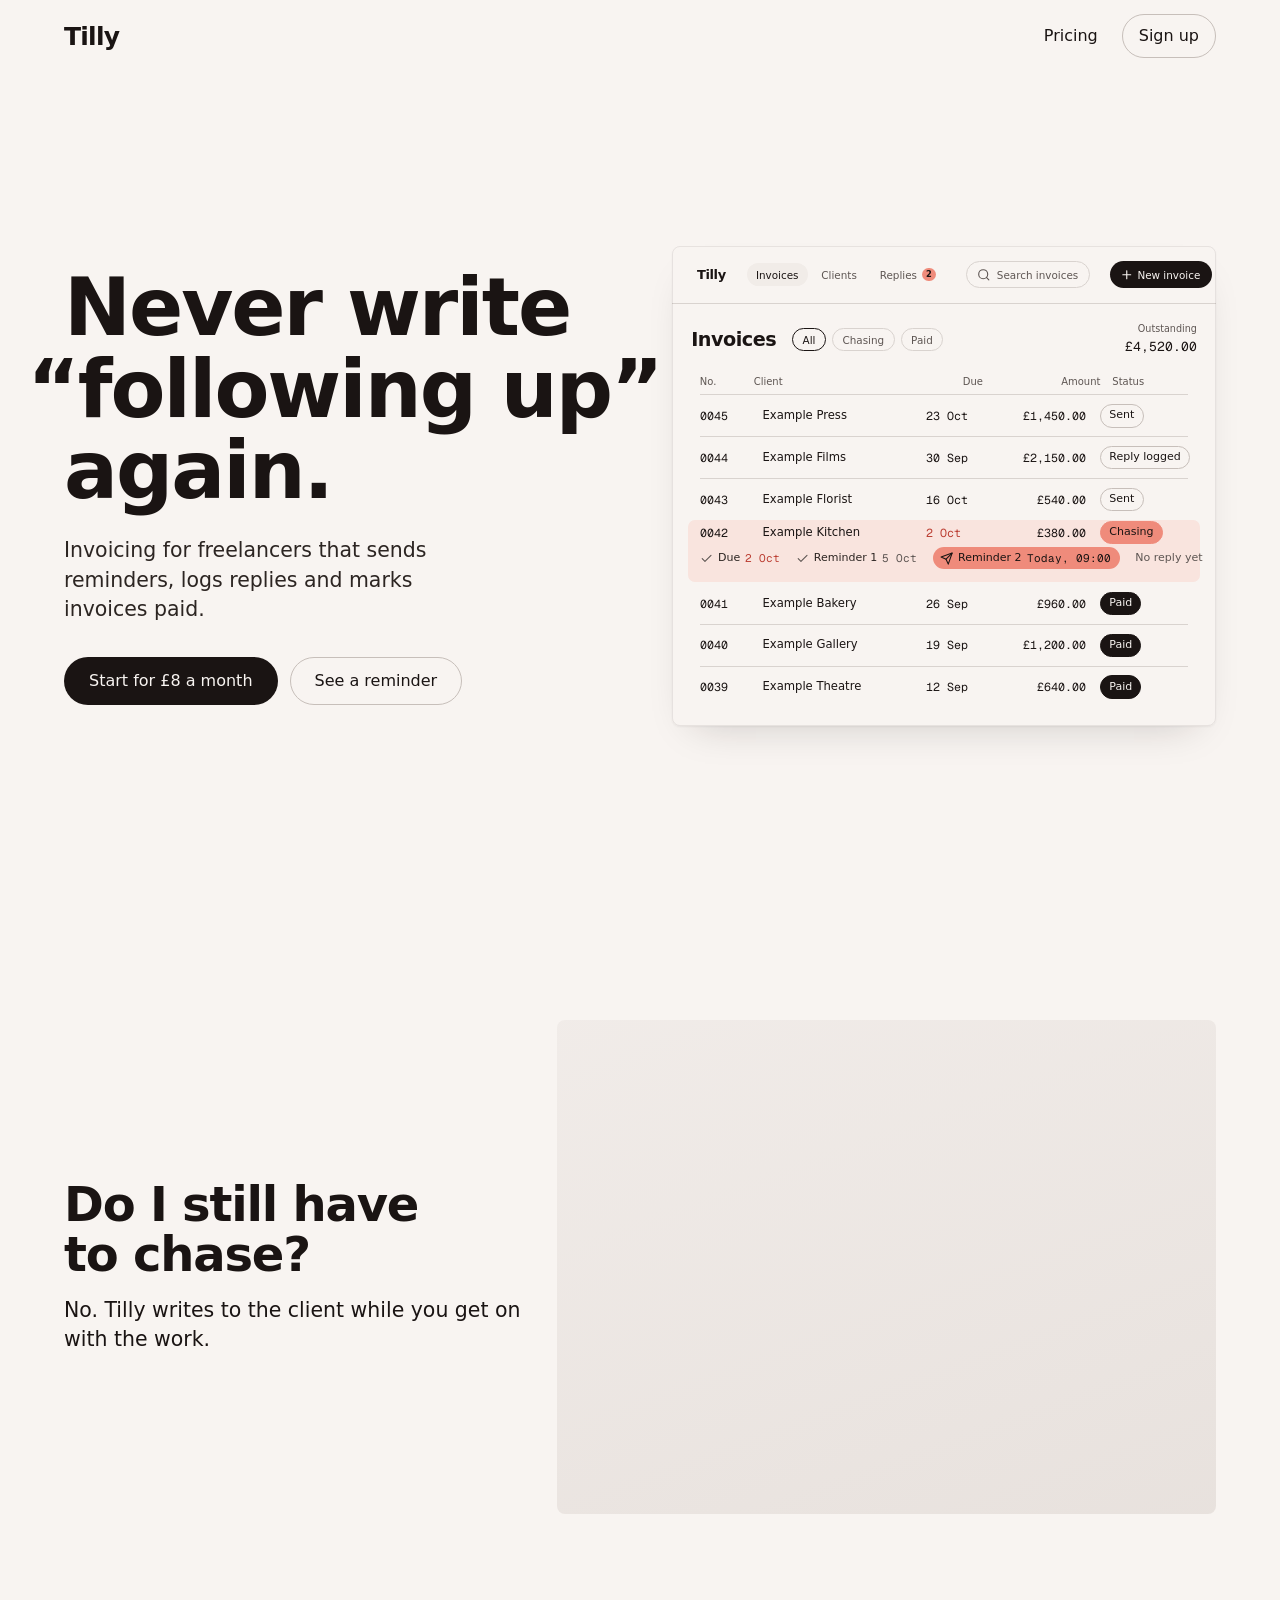
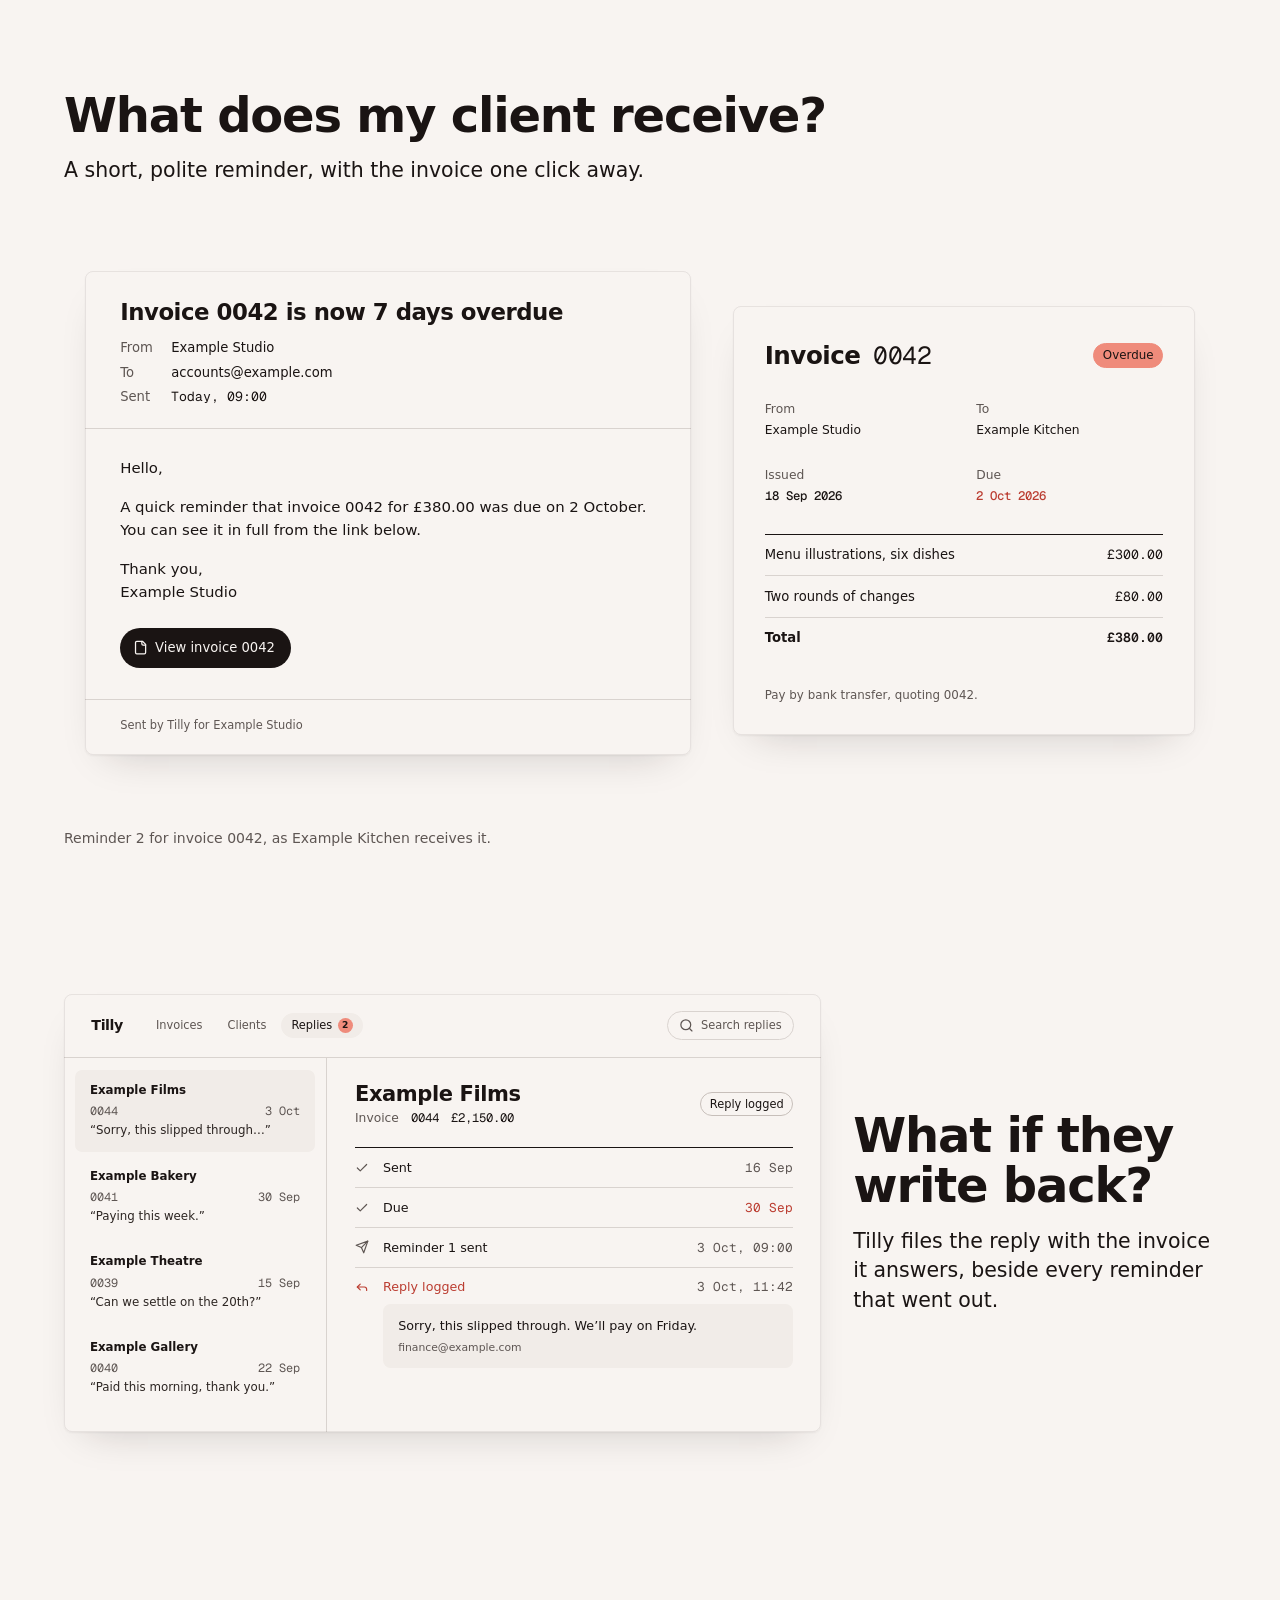
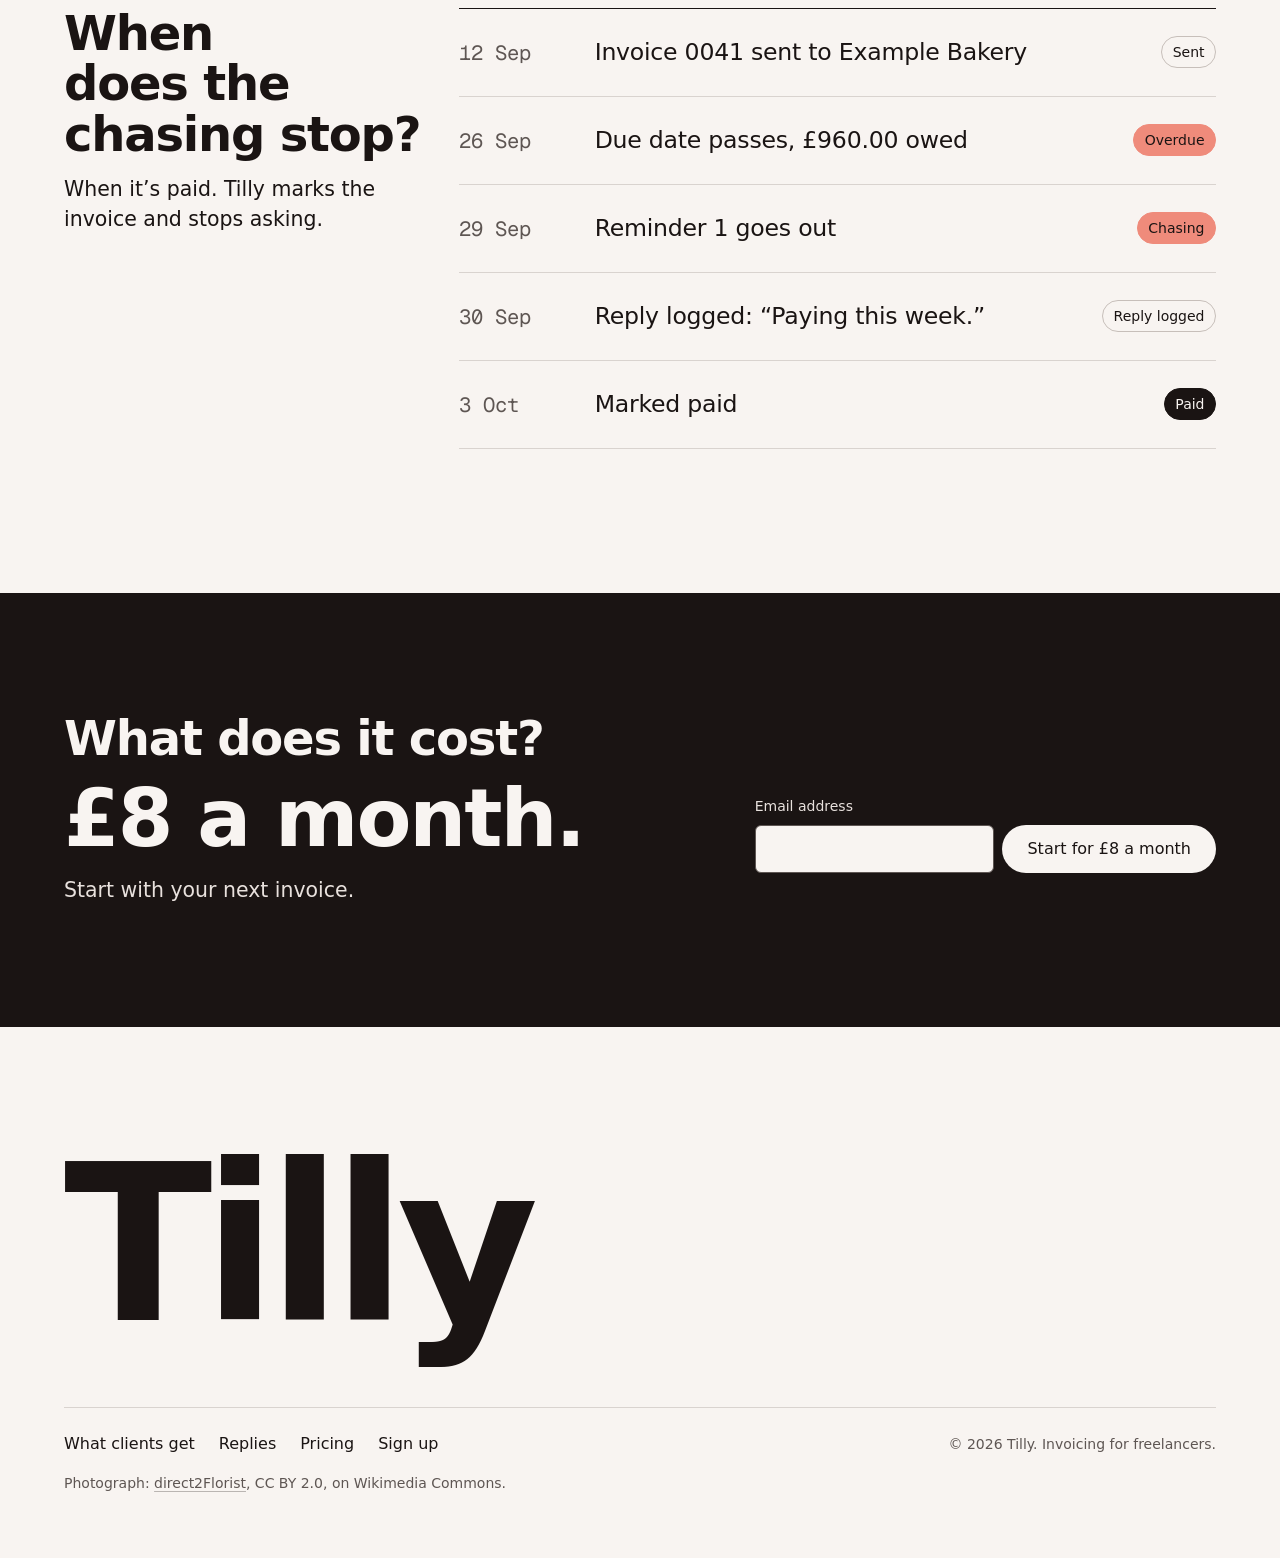
<file: .claude/skills/hallmark/scripts/fixtures/exemplars/modern-minimal.html>
<!doctype html>
<html lang="en-GB">
<head>
<meta charset="utf-8">
<meta name="viewport" content="width=device-width, initial-scale=1">
<title>Tilly, invoicing that chases late payments for you</title>
<meta name="description" content="Tilly is invoicing for freelancers that sends the reminders, logs the replies and marks invoices paid, for 8 pounds a month.">
<link rel="preconnect" href="https://api.fontshare.com" crossorigin>
<link rel="preconnect" href="https://fonts.googleapis.com">
<link rel="preconnect" href="https://fonts.gstatic.com" crossorigin>
<link href="https://api.fontshare.com/v2/css?f[]=general-sans@400,500,600&amp;display=swap" rel="stylesheet">
<link href="https://fonts.googleapis.com/css2?family=Geist+Mono:wght@400&amp;display=swap" rel="stylesheet">
<style>
/* Hallmark · job: sign up · shape: Conversational FAQ, opened by the product · genre: modern-minimal · theme: Coral (by request)
 * hero: Settled · nav: edge-aligned, the wordmark at the left, one link and one outlined pill at the right · footer: mast, the wordmark large over the links · imagery: product sample in hero, demo-2 and demo-3, photographs library 1 muted sepia=8 · signature: invoice 0042 being chased, live in the hero
 * axes: light/grotesk-sans/warm · posture: restrained · contrast: pass · fold: pass · v2.0.0 */
/* Hallmark · pre-emit critique: P4 H4 E4 S5 R4 V5 · weakest: E, the built screens must read as one product at every width, so every inner length is in em on a container-unit base, the screens scale as a whole and re-lay themselves on a phone */
/* Hallmark · hero-review: subagent · fix · 5 findings · 5 resolved · finish-review: in-thread, the subagent limit was reached · ship · 1 finding · 1 resolved · gap: none */
:root {
  color-scheme: light;
  --space-3xs: 2px; --space-2xs: 4px; --space-xs: 8px; --space-sm: 12px; --space-md: 16px; --space-lg: 24px; --space-xl: 40px; --space-2xl: 64px; --space-3xl: 96px; --space-4xl: 144px;
  --text-xs: 0.8125rem; --text-sm: 0.875rem; --text-md: 1rem; --text-lg: 1.25rem; --text-xl: 1.5625rem; --text-2xl: 1.953rem; --text-3xl: 2.441rem;
  --text-display-s: clamp(2.25rem, 4vw + 0.5rem, 3.75rem); --text-display: clamp(2.75rem, 5vw + 1rem, 5.25rem);
  --text-section: clamp(2rem, 2.5vw + 1rem, 3.5rem); --text-title: clamp(1.25rem, 0.75vw + 0.875rem, 1.625rem); --text-lead: clamp(1.125rem, 0.35vw + 1rem, 1.375rem);
  --ease-out: cubic-bezier(0.16, 1, 0.3, 1); --ease-in: cubic-bezier(0.7, 0, 0.84, 0); --ease-in-out: cubic-bezier(0.65, 0, 0.35, 1);
  --dur-micro: 120ms; --dur-short: 220ms; --dur-long: 420ms;
  --color-error: oklch(52% 0.19 27); --color-success: oklch(50% 0.12 150);
  --container: 1440px; --gutter: 64px; --gap-columns: 32px; --section-gap-s: 120px; --section-gap: 144px; --section-gap-l: 176px;
  --z-base: 1; --z-raised: 10; --z-dropdown: 100; --z-sticky: 200; --z-sticky-nav: 300; --z-modal: 400; --z-toast: 500; --z-tooltip: 600;
  --color-paper: oklch(97% 0.006 55); --color-paper-2: oklch(94.5% 0.007 55); --color-paper-3: oklch(91.5% 0.009 55);
  --color-ink: oklch(20% 0.010 35); --color-ink-2: oklch(27% 0.012 40); --color-muted: oklch(46% 0.012 45);
  --color-rule: oklch(87% 0.009 55); --color-rule-2: oklch(81% 0.011 55);
  --color-accent: oklch(74% 0.125 30); --color-accent-ink: oklch(20% 0.010 35); --color-accent-2: oklch(54% 0.165 29); --color-focus: oklch(54% 0.17 30);
  --font-display: "General Sans", ui-sans-serif, system-ui, sans-serif; --font-body: var(--font-display);
  --font-outlier: "Geist Mono", ui-monospace, monospace;
  --radius-card: 8px; --radius-input: 6px; --radius-pill: 999px; --rule-hair: 1px;
  --shadow-card: 0 1px 2px oklch(20% 0.01 35 / 0.05);
  --shadow-lift: 0 1px 2px oklch(20% 0.01 35 / 0.05), 0 18px 40px -22px oklch(20% 0.01 35 / 0.22);
  --tracking-display: -0.025em; --display-weight: 600;
}
*, *::before, *::after { box-sizing: border-box; }
html, body { overflow-x: clip; }
html { scrollbar-color: var(--color-muted) var(--color-paper); scroll-padding-top: var(--space-3xl); }
body { margin: 0; background: var(--color-paper); color: var(--color-ink); font-family: var(--font-body); font-size: var(--text-md); line-height: 1.55; -webkit-font-smoothing: antialiased; caret-color: var(--color-accent); }
::selection { background: color-mix(in oklab, var(--color-accent) 35%, transparent); }
:focus-visible { outline: 2px solid var(--color-focus); outline-offset: 2px; }
a { color: inherit; text-decoration-thickness: 1px; text-underline-offset: 0.16em; }
h1, h2, h3 { margin: 0; font-family: var(--font-display); font-weight: var(--display-weight, 700); font-synthesis: none; letter-spacing: var(--tracking-display); line-height: 1.05; overflow-wrap: break-word; min-width: 0; text-wrap: balance; }
h1 { max-width: 20ch; font-size: var(--text-display); } h2 { max-width: 30ch; font-size: var(--text-section); } h3 { max-width: 40ch; font-size: var(--text-title); line-height: 1.2; }
.lead { font-size: var(--text-lead); line-height: 1.45; max-width: 52ch; }
p { margin: 0; text-wrap: pretty; }
p:not([class]) { max-width: 65ch; }
img, video { max-width: 100%; height: auto; display: block; }
svg { display: block; }
[hidden] { display: none !important; }
button, input, select, textarea { font: inherit; }
.container { width: 100%; max-width: var(--container); margin-inline: auto; padding-inline: var(--gutter); box-sizing: border-box; }
.num, .figure, td.num { font-variant-numeric: tabular-nums; }
.visually-hidden { position: absolute; width: 1px; height: 1px; overflow: hidden; clip-path: inset(50%); white-space: nowrap; }
[data-slot] { position: relative; overflow: hidden; background: linear-gradient(160deg, var(--color-paper-2, var(--color-paper)), var(--color-paper-3, var(--color-paper))); }
[data-slot] > img { position: absolute; inset: 0; width: 100%; height: 100%; object-fit: cover; z-index: 1; }
[data-slot]:has(> img) > :not(img):not([data-keep]) { display: none !important; }
@media (max-width: 60rem) { :root { --gutter: 24px; --section-gap-s: 80px; --section-gap: 96px; --section-gap-l: 120px; } }
@media (max-width: 40rem) { :root { --gutter: 16px; --section-gap-s: 56px; --section-gap: 72px; --section-gap-l: 96px; --gap-columns: 16px; } }
@media (prefers-reduced-motion: reduce) { *:not(.keep-motion), *:not(.keep-motion)::before, *:not(.keep-motion)::after { animation-duration: 0.01ms !important; animation-iteration-count: 1 !important; transition-duration: 0.01ms !important; scroll-behavior: auto !important; } }
/* photographs: muted sepia=8 */
[data-slot] > img { filter: saturate(0.65) contrast(0.97) sepia(0.08); }
:root { --nav-h: 72px; --app-line: color-mix(in oklab, var(--color-ink) 8%, transparent); }

/* Chrome */
.skip { position: absolute; left: var(--space-md); top: calc(-1 * var(--space-3xl)); z-index: var(--z-toast); padding: var(--space-xs) var(--space-md); border-radius: var(--radius-input); background: var(--color-ink); color: var(--color-paper); }
.skip:focus-visible { top: var(--space-md); }

.site__in { display: flex; align-items: center; justify-content: space-between; gap: var(--space-lg); min-height: var(--nav-h); }
.wordmark { font: var(--display-weight) var(--text-xl)/1 var(--font-display); letter-spacing: -0.03em; text-decoration: none; color: var(--color-ink); }
.site__nav { display: flex; align-items: center; gap: var(--space-lg); }
.site__link { font-weight: 500; text-decoration: none; text-decoration-color: transparent; transition: text-decoration-color var(--dur-short) var(--ease-out); }
.site__link:hover { text-decoration: underline; text-decoration-color: var(--color-accent-2); text-underline-offset: 0.3em; }
.wordmark:focus-visible, .site__link:focus-visible { outline: 2px solid var(--color-focus); outline-offset: var(--space-2xs); border-radius: var(--space-3xs); }

/* Controls: the ink pill and the outlined pill */
.btn { display: inline-flex; align-items: center; justify-content: center; gap: var(--space-xs); min-height: 48px; padding: 0 var(--space-lg); border: 1px solid transparent; border-radius: var(--radius-pill); font: 500 var(--text-md)/1 var(--font-body); white-space: nowrap; text-decoration: none; cursor: pointer; transition: background-color var(--dur-short) var(--ease-out), border-color var(--dur-short) var(--ease-out), transform var(--dur-micro) var(--ease-out); }
.btn--primary { background: var(--color-ink); color: var(--color-paper); }
.btn--primary:hover { background: var(--color-ink-2); }
.btn--secondary { border-color: var(--color-rule-2); background: transparent; color: var(--color-ink); }
.btn--secondary:hover { border-color: var(--color-ink); }
.btn--sm { min-height: 44px; padding: 0 var(--space-md); }
.btn:active { transform: translateY(1px); }
.btn:focus-visible { outline: 2px solid var(--color-focus); outline-offset: 2px; }
.btn:disabled, .btn[aria-disabled="true"] { opacity: 0.55; cursor: not-allowed; transform: none; }
.btn[aria-busy="true"] { cursor: progress; }

/* Hero: Settled, the text on one half and the product on the other */
.hero { display: grid; align-items: center; min-height: calc(100dvh - var(--nav-h)); padding-block: var(--space-xl); box-sizing: border-box; }
.hero__grid { display: grid; grid-template-columns: minmax(0, 1fr) minmax(0, 1fr); column-gap: var(--space-2xl); align-items: center; }
.hero__text { display: grid; gap: var(--space-lg); justify-items: start; }
.hero h1 { max-width: none; line-height: 1.02; }
.hang { margin-left: -0.46em; }
.hero .lead { max-width: 34ch; color: var(--color-ink-2); }
.actions { display: flex; flex-wrap: wrap; gap: var(--space-sm); margin-top: var(--space-xs); }

/* The built product: one picture that scales as a whole; every inner length is in em of a design pixel times ten */
.slot { margin: 0; container-type: inline-size; }
.lifted { border-radius: var(--radius-card); box-shadow: var(--shadow-lift); outline: 1px solid var(--app-line); outline-offset: -1px; }
.app[data-slot] { background: var(--color-paper); }
.app--hero { aspect-ratio: 68 / 60; }
.ui { height: 100%; display: flex; flex-direction: column; font-size: calc(100cqi / 68); color: var(--color-ink); line-height: 1.35; }
.ui svg { width: 1.6em; height: 1.6em; flex-shrink: 0; fill: none; stroke: currentColor; stroke-width: 2; stroke-linecap: round; stroke-linejoin: round; }
.fig { font-family: var(--font-outlier); font-weight: 400; font-variant-numeric: tabular-nums; }

.ui__bar { display: flex; align-items: center; gap: 2em; height: 5.6em; padding: 0 2.4em; border-bottom: 1px solid var(--color-rule); font-size: 1.3em; font-weight: 500; }
.ui__bar svg { width: 1.3em; height: 1.3em; }
.ui__mark { font-weight: 600; font-size: 1.25em; letter-spacing: -0.03em; }
.ui__chips { display: flex; gap: 0.4em; }
.ui__chip { display: inline-flex; align-items: center; gap: 0.5em; padding: 0.45em 0.9em; border-radius: var(--radius-pill); color: var(--color-muted); }
.ui__chip.is-on { background: var(--color-paper-2); color: var(--color-ink); }
.ui__badge { display: inline-grid; place-items: center; min-width: 1.6em; height: 1.6em; padding: 0 0.4em; border-radius: var(--radius-pill); background: var(--color-accent); color: var(--color-accent-ink); font-size: 0.8em; font-weight: 600; box-sizing: border-box; }
.ui__input { display: inline-flex; align-items: center; gap: 0.6em; white-space: nowrap; margin-left: auto; height: 2.6em; padding: 0 1em; border: 1px solid var(--color-rule); border-radius: var(--radius-pill); color: var(--color-muted); font-weight: 400; }
.ui__control { display: inline-flex; align-items: center; gap: 0.4em; white-space: nowrap; height: 2.6em; padding: 0 1.1em 0 0.9em; border-radius: var(--radius-pill); background: var(--color-ink); color: var(--color-paper); }

.ui__head { display: flex; align-items: center; gap: 2em; padding: 2.4em 2.4em 1.6em; }
.ui__title { font-size: 2.4em; font-weight: 600; letter-spacing: -0.025em; line-height: 1; }
.ui__tags { display: flex; gap: 0.6em; font-size: 1.3em; font-weight: 500; }
.ui__tag { padding: 0.35em 0.9em; border: 1px solid var(--color-rule); border-radius: var(--radius-pill); color: var(--color-muted); }
.ui__tag.is-on { border-color: var(--color-ink); color: var(--color-ink); }
.ui__owed { display: grid; gap: 0.2em; margin-left: auto; text-align: right; font-size: 1.2em; font-weight: 500; color: var(--color-muted); }
.ui__owed b { font-size: 1.35em; color: var(--color-ink); }

.ledger { padding: 0 2.4em; font-size: 1.45em; }
.ledger__row { display: grid; grid-template-columns: 4.2em minmax(0, 1fr) 5.2em 7.4em 7.6em; align-items: center; column-gap: 1.2em; min-height: 3.6em; border-top: 1px solid var(--color-rule); }
.ledger__row--head { min-height: 2.6em; border-top: 0; font-size: 0.86em; font-weight: 500; color: var(--color-muted); }
.ledger__row .r { text-align: right; }
.ledger__row .late { color: var(--color-accent-2); }
.ledger__row.is-open { margin: 0 -1em; padding: 0 1em; border-radius: 0.6em; border-top-color: transparent; background: color-mix(in oklab, var(--color-accent) 16%, var(--color-paper)); }
.ledger__row.is-open + .ledger__row { border-top-color: transparent; }
.status { display: inline-block; padding: 0.3em 0.75em; border: 1px solid var(--color-rule-2); border-radius: var(--radius-pill); font-size: 0.95em; font-style: normal; font-weight: 500; white-space: nowrap; }
.status--late { border-color: var(--color-accent); background: var(--color-accent); color: var(--color-accent-ink); }
.status--done { border-color: var(--color-ink); background: var(--color-ink); color: var(--color-paper); }

.chase { grid-column: 1 / -1; display: flex; align-items: center; gap: 1.4em; padding: 0.3em 0 1.2em; font-size: 0.95em; font-weight: 500; white-space: nowrap; }
.chase__status { display: inline-flex; align-items: center; gap: 0.45em; flex-shrink: 0; color: var(--color-ink-2); }
.chase__status svg { width: 1.2em; height: 1.2em; color: var(--color-muted); }
.chase__status b { font-weight: 400; color: var(--color-muted); }
.chase__status.is-late b { color: var(--color-accent-2); }
.chase__status.is-now { padding: 0.3em 0.85em 0.3em 0.65em; border-radius: var(--radius-pill); background: var(--color-accent); color: var(--color-accent-ink); }
.chase__status.is-now svg { color: var(--color-accent-ink); }
.chase__status.is-now b { color: var(--color-accent-ink); }
.chase__note { margin-left: auto; color: var(--color-muted); font-weight: 400; }

/* The questions, in the order a freelancer asks them */
.q--work { padding-top: var(--section-gap-s); }
.q--receive { padding-top: var(--section-gap-l); }
.q--replies { padding-top: var(--section-gap); }
.q--paid { padding-block: var(--section-gap-l) var(--section-gap); }
.q__head { display: grid; gap: var(--space-md); margin-bottom: var(--space-2xl); }
.split, .rows, .band__grid { display: grid; grid-template-columns: repeat(12, minmax(0, 1fr)); column-gap: var(--gap-columns); }
.split { align-items: center; }
.split__text { display: grid; gap: var(--space-md); align-content: center; }
.split--work .split__text { grid-column: 1 / span 5; }
.split--work .photo { grid-column: 6 / span 7; }
.split--replies .app--replies { grid-column: 1 / span 8; }
.split--replies .split__text { grid-column: 9 / span 4; }

.photo { margin: 0; aspect-ratio: 4 / 3; border-radius: var(--radius-card); }
.photo > img { border-radius: inherit; outline: 1px solid color-mix(in oklab, var(--color-ink) 6%, transparent); outline-offset: -1px; }

/* The client's side: the reminder and the invoice it links to, straight on the paper */
.showcase { margin: 0; }
.showcase figcaption { margin-top: var(--space-md); font-size: var(--text-sm); font-weight: 500; color: var(--color-muted); }
.client { aspect-ratio: 1312 / 640; }
.client[data-slot] { background: var(--color-paper); }
.client__in { height: 100%; box-sizing: border-box; display: flex; align-items: flex-start; gap: 4.8em; padding: 2.4em; font-size: calc(100cqi / 131.2); color: var(--color-ink); line-height: 1.4; }
.doc { background: var(--color-paper); border-radius: var(--radius-card); box-shadow: var(--shadow-lift); outline: 1px solid var(--app-line); outline-offset: -1px; }
.doc p { margin: 0; max-width: none; }
.mail { display: grid; flex: 76 1 0; min-width: 0; }
.mail__head { display: grid; gap: 1.6em; padding: 3.2em 4em 2.4em; border-bottom: 1px solid var(--color-rule); }
.mail__subject { font-size: 2.6em; font-weight: 600; letter-spacing: -0.02em; line-height: 1.15; }
.mail__meta { display: grid; grid-template-columns: auto minmax(0, 1fr); gap: 0.45em 1.4em; font-size: 1.5em; }
.mail__meta span:nth-child(odd) { color: var(--color-muted); }
.mail__body { display: grid; gap: 1.8em; padding: 3.2em 4em 3.6em; line-height: 1.55; }
.mail__body p { font-size: 1.7em; }
.mail__link { justify-self: start; display: inline-flex; align-items: center; gap: 0.5em; margin-top: 0.6em; padding: 0.75em 1.25em 0.75em 1em; border-radius: var(--radius-pill); background: var(--color-ink); color: var(--color-paper); font-size: 1.5em; font-weight: 500; }
.doc svg { width: 1.15em; height: 1.15em; fill: none; stroke: currentColor; stroke-width: 2; stroke-linecap: round; stroke-linejoin: round; }
.mail__foot { padding: 2em 4em 2.4em; border-top: 1px solid var(--color-rule); color: var(--color-muted); }
.mail__foot span { font-size: 1.3em; }
.inv { display: grid; flex: 50 1 0; min-width: 0; gap: 3.2em; padding: 3.6em; margin-top: 4em; }
.inv__top { display: flex; align-items: center; justify-content: space-between; }
.inv__title { font-size: 2.8em; font-weight: 600; letter-spacing: -0.02em; }
.inv__title b { margin-left: 0.2em; }
.inv .status { font-size: 1.35em; }
.inv__parties, .inv__dates { display: flex; gap: 2em; font-size: 1.4em; color: var(--color-muted); }
.inv__parties span, .inv__dates span { flex: 1 1 0; display: grid; gap: 0.3em; }
.inv__parties b, .inv__dates b { color: var(--color-ink); font-weight: 500; }
.inv__dates b.late, .thread__steps b.late { color: var(--color-accent-2); }
.inv__lines { display: grid; grid-template-columns: minmax(0, 1fr) auto; font-size: 1.5em; border-top: 1px solid var(--color-ink); }
.inv__lines span { padding: 0.85em 0; border-bottom: 1px solid var(--color-rule); }
.inv__lines .fig { text-align: right; }
.inv__lines .inv__total { border-bottom: 0; font-weight: 600; }
.inv__pay { font-size: 1.35em; color: var(--color-muted); }

/* The replies screen */
.app--replies { aspect-ratio: 864 / 500; }
.app--replies .ui { font-size: calc(100cqi / 86.4); }
.inbox { flex: 1; display: grid; grid-template-columns: 30em minmax(0, 1fr); min-height: 0; }
.inbox__list { display: grid; align-content: start; gap: 0.4em; padding: 1.4em 1.2em; border-right: 1px solid var(--color-rule); }
.inbox__item { display: grid; grid-template-columns: minmax(0, 1fr) auto; gap: 0.35em 1em; padding: 1.1em 1.3em; border-radius: 0.6em; font-size: 1.35em; }
.inbox__item b { font-weight: 600; }
.inbox__item .fig { grid-row: 2; color: var(--color-muted); }
.inbox__date { grid-column: 2; grid-row: 1; color: var(--color-muted); }
.inbox__line { grid-column: 1 / -1; color: var(--color-ink-2); white-space: nowrap; overflow: hidden; text-overflow: ellipsis; }
.inbox__item.is-on { background: var(--color-paper-2); }
.thread { display: grid; align-content: start; gap: 2.4em; padding: 2.8em 3.2em; }
.thread__head { display: grid; grid-template-columns: minmax(0, 1fr) auto; align-items: center; gap: 0.5em 1em; }
.thread__who { font-size: 2.4em; font-weight: 600; letter-spacing: -0.02em; line-height: 1.1; }
.thread__what { grid-row: 2; display: flex; gap: 1em; font-size: 1.4em; color: var(--color-muted); }
.thread__what b { color: var(--color-ink); font-weight: 400; }
.thread__head .status { grid-row: 1 / span 2; grid-column: 2; font-size: 1.3em; }
.thread__steps { list-style: none; margin: 0; padding: 0; font-size: 1.45em; border-top: 1px solid var(--color-ink); }
.thread__steps li { display: grid; grid-template-columns: 1.4em minmax(0, 1fr) auto; align-items: center; column-gap: 0.8em; padding: 0.85em 0; border-bottom: 1px solid var(--color-rule); }
.thread__steps svg { width: 1.1em; height: 1.1em; color: var(--color-muted); }
.thread__steps b { font-weight: 400; color: var(--color-muted); }
.thread__steps .is-reply { border-bottom: 0; }
.thread__steps .is-reply svg, .thread__steps .is-reply span { color: var(--color-accent-2); }
.thread__quote { grid-column: 2 / -1; margin: 0.7em 0 0; padding: 1em 1.2em; border-radius: 0.6em; background: var(--color-paper-2); }
.thread__quote p { margin: 0; color: var(--color-ink); line-height: 1.45; }
.thread__quote cite { display: block; margin-top: 0.5em; font-size: 0.85em; font-style: normal; color: var(--color-muted); }

/* One invoice from sent to paid, as rows */
.rows { align-items: start; }
.rows__head { grid-column: 1 / span 4; display: grid; gap: var(--space-md); }
.life { grid-column: 5 / span 8; margin: 0; padding: 0; list-style: none; border-top: 1px solid var(--color-ink); }
.life li { display: grid; grid-template-columns: 6.5rem minmax(0, 1fr) auto; align-items: center; column-gap: var(--gap-columns); min-height: 88px; border-bottom: 1px solid var(--color-rule); }
.life__date { font-size: var(--text-lead); color: var(--color-muted); }
.life__what { font-size: var(--text-title); font-weight: 500; letter-spacing: -0.01em; line-height: 1.25; }
.life .status { font-size: var(--text-sm); }

/* The price, on the one ink band */
.band { padding-block: var(--section-gap-s); background: var(--color-ink); color: var(--color-paper); }
.band__grid { align-items: end; }
.band__text { grid-column: 1 / span 7; display: grid; gap: var(--space-md); }
.band h2 { color: var(--color-paper); }
.price { font: var(--display-weight) var(--text-display)/1 var(--font-display); letter-spacing: var(--tracking-display); font-variant-numeric: tabular-nums; color: var(--color-paper); }
.band__line { font-size: var(--text-lead); color: var(--color-paper-3); }
.signup { grid-column: 8 / span 5; display: grid; gap: var(--space-xs); min-width: 0; }
.signup label { font-size: var(--text-sm); font-weight: 500; color: var(--color-paper-3); }
.signup__row { display: flex; flex-wrap: wrap; gap: var(--space-xs); }
.signup input { flex: 1 1 12rem; min-width: 0; width: 100%; height: 48px; padding: 0 var(--space-md); border: 1px solid var(--color-muted); border-radius: var(--radius-input); background: var(--color-paper); color: var(--color-ink); font-size: var(--text-md); outline: 2px solid transparent; outline-offset: -3px; transition: background-color var(--dur-short) var(--ease-out); }
.signup input:hover { background: var(--color-paper-2); }
.signup input:focus-visible { outline-color: var(--color-focus); }
.signup input[aria-invalid] { border-color: var(--color-error); }
.signup input:disabled { opacity: 0.55; cursor: not-allowed; }
.signup__help { min-height: 1lh; margin-top: var(--space-2xs); font-size: var(--text-sm); color: var(--color-paper-3); }
.btn--invert { background: var(--color-paper); color: var(--color-ink); }
.btn--invert:hover { background: var(--color-paper-2); }

/* The mast */
.mast { padding-block: var(--section-gap-s) var(--space-2xl); }
.mast__mark { margin-bottom: var(--space-2xl); font: var(--display-weight) clamp(7rem, 17vw, 15rem)/0.9 var(--font-display); letter-spacing: -0.045em; color: var(--color-ink); }
.mast__row { display: flex; flex-wrap: wrap; align-items: baseline; justify-content: space-between; gap: var(--space-lg); padding-top: var(--space-lg); border-top: 1px solid var(--color-rule); }
.mast__links { display: flex; flex-wrap: wrap; gap: var(--space-lg); }
.mast__links a { font-weight: 500; text-decoration-color: transparent; text-underline-offset: 0.3em; transition: text-decoration-color var(--dur-short) var(--ease-out); }
.mast__links a:hover { text-decoration-color: var(--color-accent-2); }
.mast__links a:focus-visible { outline: 2px solid var(--color-focus); outline-offset: var(--space-2xs); border-radius: var(--space-3xs); }
.mast__legal { font-size: var(--text-sm); color: var(--color-muted); }
.mast__credit { margin-top: var(--space-md); font-size: var(--text-sm); line-height: 1.55; color: var(--color-muted); }
.mast__credit a { color: inherit; text-decoration: underline; text-decoration-thickness: 1px; text-underline-offset: 0.2em; text-decoration-color: color-mix(in oklab, currentColor 40%, transparent); }
.mast__credit a:hover { text-decoration-color: currentColor; }


@container (max-width: 40rem) {
  .client__in { font-size: calc(100cqi / 48); padding: 1.2em; }
  .inv, .inbox__list { display: none; }
  .app--replies .ui { font-size: calc(100cqi / 48); }
  .inbox { grid-template-columns: minmax(0, 1fr); }
  .thread { padding: 2em; }
}

@container (max-width: 30rem) {
  .ui { font-size: calc(100cqi / 40); }
  .ui__input, .ui__chip:nth-child(2), .ui__owed, .chase__note, .chase__status:nth-child(1) { display: none; }
  .ledger__row { grid-template-columns: minmax(0, 1fr) auto auto; }
  .ledger__row > :nth-child(1), .ledger__row > :nth-child(3), .ledger__row:nth-child(n+8) { display: none; }
  .chase { flex-wrap: wrap; row-gap: 0.6em; }
}
@media (max-width: 40rem) { .app--hero { aspect-ratio: 4 / 5; } .app--replies { aspect-ratio: 1 / 1; } .client { aspect-ratio: 5 / 7; } .hang { margin-left: -0.3em; } .life li { grid-template-columns: minmax(0, 1fr) auto; row-gap: var(--space-2xs); padding-block: var(--space-md); } .life__date { grid-column: 1 / -1; } }

@media (max-width: 60rem) {
  .hero { min-height: 0; padding-block: var(--space-xl) var(--space-3xl); }
  .hero__grid { grid-template-columns: minmax(0, 1fr); row-gap: var(--space-xl); }
  .split, .rows, .band__grid { grid-template-columns: minmax(0, 1fr); row-gap: var(--space-xl); }
  .split > *, .rows > *, .band__grid > *, .split--work .split__text, .split--work .photo, .split--replies .app--replies, .split--replies .split__text, .rows__head, .life, .band__text, .signup { grid-column: 1 / -1; }
  .split--replies .split__text { order: -1; }
  .life li { min-height: 72px; }
}
</style>
</head>
<body id="top">
<a class="skip" href="#main">Skip to content</a>

<header class="site">
  <div class="container site__in">
    <a class="wordmark" href="#top" aria-label="Tilly, back to the top">Tilly</a>
    <nav class="site__nav" aria-label="Page">
      <a class="site__link" href="#cost">Pricing</a>
      <a class="btn btn--secondary btn--sm" href="#start">Sign up</a>
    </nav>
  </div>
</header>

<main id="main">
  <section class="hero" aria-labelledby="hero-head">
    <div class="container hero__grid">
      <div class="hero__text">
        <h1 id="hero-head">Never write<br><span class="hang">“</span>following&nbsp;up”<br>again.</h1>
        <p class="lead">Invoicing for freelancers that sends reminders, logs replies and marks invoices paid.</p>
        <div class="actions">
          <a class="btn btn--primary" href="#start">Start for £8 a month</a>
          <a class="btn btn--secondary" href="#receive">See a reminder</a>
        </div>
      </div>

      <figure class="slot app app--hero lifted" data-slot="hero" data-alt="Your invoices screen, with one late invoice being chased" role="img" aria-label="The Tilly invoices screen: invoice 0042 for Example Kitchen, 380 pounds, due on 2 October, is being chased; its first reminder went on 5 October and the second this morning.">
        <div class="ui" aria-hidden="true">
          <div class="ui__bar">
            <span class="ui__mark">Tilly</span>
            <span class="ui__chips"><span class="ui__chip is-on">Invoices</span><span class="ui__chip">Clients</span><span class="ui__chip">Replies<b class="ui__badge">2</b></span></span>
            <span class="ui__input"><svg aria-hidden="true" viewBox="0 0 24 24"><circle cx="11" cy="11" r="8"/><path d="m21 21-4.3-4.3"/></svg>Search invoices</span>
            <span class="ui__control"><svg aria-hidden="true" viewBox="0 0 24 24"><path d="M5 12h14"/><path d="M12 5v14"/></svg>New invoice</span>
          </div>
          <div class="ui__head">
            <span class="ui__title">Invoices</span>
            <span class="ui__tags"><span class="ui__tag is-on">All</span><span class="ui__tag">Chasing</span><span class="ui__tag">Paid</span></span>
            <span class="ui__owed">Outstanding<b class="fig">£4,520.00</b></span>
          </div>
          <div class="ledger">
            <div class="ledger__row ledger__row--head"><span>No.</span><span>Client</span><span>Due</span><span class="r">Amount</span><span>Status</span></div>
            <div class="ledger__row"><span class="fig">0045</span><span>Example Press</span><span class="fig">23 Oct</span><span class="fig r">£1,450.00</span><span><i class="status">Sent</i></span></div>
            <div class="ledger__row"><span class="fig">0044</span><span>Example Films</span><span class="fig">30 Sep</span><span class="fig r">£2,150.00</span><span><i class="status">Reply logged</i></span></div>
            <div class="ledger__row"><span class="fig">0043</span><span>Example Florist</span><span class="fig">16 Oct</span><span class="fig r">£540.00</span><span><i class="status">Sent</i></span></div>
            <div class="ledger__row is-open">
              <span class="fig">0042</span><span>Example Kitchen</span><span class="fig late">2 Oct</span><span class="fig r">£380.00</span><span><i class="status status--late">Chasing</i></span>
              <div class="chase">
                <span class="chase__status is-done is-late"><svg aria-hidden="true" viewBox="0 0 24 24"><path d="M20 6 9 17l-5-5"/></svg>Due<b class="fig">2 Oct</b></span>
                <span class="chase__status is-done"><svg aria-hidden="true" viewBox="0 0 24 24"><path d="M20 6 9 17l-5-5"/></svg>Reminder 1<b class="fig">5 Oct</b></span>
                <span class="chase__status is-now"><svg aria-hidden="true" viewBox="0 0 24 24"><path d="m22 2-7 20-4-9-9-4Z"/><path d="M22 2 11 13"/></svg>Reminder 2<b class="fig">Today, 09:00</b></span>
                <span class="chase__note">No reply yet</span>
              </div>
            </div>
            <div class="ledger__row"><span class="fig">0041</span><span>Example Bakery</span><span class="fig">26 Sep</span><span class="fig r">£960.00</span><span><i class="status status--done">Paid</i></span></div>
            <div class="ledger__row"><span class="fig">0040</span><span>Example Gallery</span><span class="fig">19 Sep</span><span class="fig r">£1,200.00</span><span><i class="status status--done">Paid</i></span></div>
            <div class="ledger__row"><span class="fig">0039</span><span>Example Theatre</span><span class="fig">12 Sep</span><span class="fig r">£640.00</span><span><i class="status status--done">Paid</i></span></div>
          </div>
        </div>
      </figure>
    </div>
  </section>

  <section class="q q--work" id="chase" aria-labelledby="q1">
    <div class="container split split--work">
      <div class="split__text">
        <h2 id="q1">Do I still have to chase?</h2>
        <p class="lead">No. Tilly writes to the client while you get on with the work.</p>
      </div>
      <figure class="photo" data-slot="photo-1" data-alt="Your own work in progress: the desk, bench or studio you invoice from">
        <img src="https://upload.wikimedia.org/wikipedia/commons/thumb/5/5c/Florist_working.jpg/1280px-Florist_working.jpg" width="1920" height="1280" loading="lazy" decoding="async"
             style="object-position: 55% 45%" alt="Hands gathering green stems into a bouquet at a flower shop counter">
      </figure>
    </div>
  </section>

  <section class="q q--receive" id="receive" aria-labelledby="q2">
    <div class="container">
      <div class="q__head">
        <h2 id="q2">What does my client receive?</h2>
        <p class="lead">A short, polite reminder, with the invoice one click away.</p>
      </div>
      <figure class="showcase">
        <div class="slot client" data-slot="demo-2" data-alt="A reminder as your client receives it, beside the invoice it links to" role="img" aria-label="The second reminder for invoice 0042 as Example Kitchen receives it: a short email saying the 380 pounds was due on 2 October, with a link to the invoice, beside the invoice itself marked overdue.">
          <div class="client__in" aria-hidden="true">
            <div class="doc mail">
              <div class="mail__head">
                <p class="mail__subject">Invoice 0042 is now 7 days overdue</p>
                <div class="mail__meta">
                  <span>From</span><span>Example Studio</span>
                  <span>To</span><span>accounts@example.com</span>
                  <span>Sent</span><span class="fig">Today, 09:00</span>
                </div>
              </div>
              <div class="mail__body">
                <p>Hello,</p>
                <p>A quick reminder that invoice 0042 for £380.00 was due on 2 October. You can see it in full from the link below.</p>
                <p>Thank you,<br>Example Studio</p>
                <span class="mail__link"><svg aria-hidden="true" viewBox="0 0 24 24"><path d="M15 2H6a2 2 0 0 0-2 2v16a2 2 0 0 0 2 2h12a2 2 0 0 0 2-2V7Z"/><path d="M14 2v4a2 2 0 0 0 2 2h4"/></svg>View invoice 0042</span>
              </div>
              <p class="mail__foot"><span>Sent by Tilly for Example Studio</span></p>
            </div>
            <div class="doc inv">
              <div class="inv__top"><span class="inv__title">Invoice <b class="fig">0042</b></span><i class="status status--late">Overdue</i></div>
              <div class="inv__parties"><span>From<b>Example Studio</b></span><span>To<b>Example Kitchen</b></span></div>
              <div class="inv__dates"><span>Issued<b class="fig">18 Sep 2026</b></span><span>Due<b class="fig late">2 Oct 2026</b></span></div>
              <div class="inv__lines">
                <span>Menu illustrations, six dishes</span><span class="fig">£300.00</span>
                <span>Two rounds of changes</span><span class="fig">£80.00</span>
                <span class="inv__total">Total</span><span class="fig inv__total">£380.00</span>
              </div>
              <p class="inv__pay">Pay by bank transfer, quoting 0042.</p>
            </div>
          </div>
        </div>
        <figcaption>Reminder 2 for invoice 0042, as Example Kitchen receives it.</figcaption>
      </figure>
    </div>
  </section>

  <section class="q q--replies" id="replies" aria-labelledby="q3">
    <div class="container split split--replies">
      <figure class="slot app app--replies lifted" data-slot="demo-3" data-alt="Your replies screen, with a client's answer filed under its invoice" role="img" aria-label="The Tilly replies screen: Example Films answered the first reminder for invoice 0044 on 3 October, sorry, this slipped through, we will pay on Friday, and the reply sits in the invoice's history under that reminder.">
        <div class="ui" aria-hidden="true">
          <div class="ui__bar">
            <span class="ui__mark">Tilly</span>
            <span class="ui__chips"><span class="ui__chip">Invoices</span><span class="ui__chip">Clients</span><span class="ui__chip is-on">Replies<b class="ui__badge">2</b></span></span>
            <span class="ui__input"><svg aria-hidden="true" viewBox="0 0 24 24"><circle cx="11" cy="11" r="8"/><path d="m21 21-4.3-4.3"/></svg>Search replies</span>
          </div>
          <div class="inbox">
            <div class="inbox__list">
              <div class="inbox__item is-on"><b>Example Films</b><span class="fig">0044</span><span class="fig inbox__date">3 Oct</span><span class="inbox__line">“Sorry, this slipped through…”</span></div>
              <div class="inbox__item"><b>Example Bakery</b><span class="fig">0041</span><span class="fig inbox__date">30 Sep</span><span class="inbox__line">“Paying this week.”</span></div>
              <div class="inbox__item"><b>Example Theatre</b><span class="fig">0039</span><span class="fig inbox__date">15 Sep</span><span class="inbox__line">“Can we settle on the 20th?”</span></div>
              <div class="inbox__item"><b>Example Gallery</b><span class="fig">0040</span><span class="fig inbox__date">22 Sep</span><span class="inbox__line">“Paid this morning, thank you.”</span></div>
            </div>
            <div class="thread">
              <div class="thread__head">
                <span class="thread__who">Example Films</span>
                <span class="thread__what">Invoice <b class="fig">0044</b><b class="fig">£2,150.00</b></span>
                <i class="status">Reply logged</i>
              </div>
              <ol class="thread__steps">
                <li><svg aria-hidden="true" viewBox="0 0 24 24"><path d="M20 6 9 17l-5-5"/></svg><span>Sent</span><b class="fig">16 Sep</b></li>
                <li><svg aria-hidden="true" viewBox="0 0 24 24"><path d="M20 6 9 17l-5-5"/></svg><span>Due</span><b class="fig late">30 Sep</b></li>
                <li><svg aria-hidden="true" viewBox="0 0 24 24"><path d="m22 2-7 20-4-9-9-4Z"/><path d="M22 2 11 13"/></svg><span>Reminder 1 sent</span><b class="fig">3 Oct, 09:00</b></li>
                <li class="is-reply"><svg aria-hidden="true" viewBox="0 0 24 24"><polyline points="9 17 4 12 9 7"/><path d="M20 18v-2a4 4 0 0 0-4-4H4"/></svg><span>Reply logged</span><b class="fig">3 Oct, 11:42</b>
                  <blockquote class="thread__quote"><p>Sorry, this slipped through. We’ll pay on Friday.</p><cite>finance@example.com</cite></blockquote>
                </li>
              </ol>
            </div>
          </div>
        </div>
      </figure>
      <div class="split__text">
        <h2 id="q3">What if they write back?</h2>
        <p class="lead">Tilly files the reply with the invoice it answers, beside every reminder that went out.</p>
      </div>
    </div>
  </section>

  <section class="q q--paid" id="paid" aria-labelledby="q4">
    <div class="container rows">
      <div class="rows__head">
        <h2 id="q4">When does the chasing stop?</h2>
        <p class="lead">When it’s paid. Tilly marks the invoice and stops asking.</p>
      </div>
      <ol class="life" aria-label="Invoice 0041, from sent to paid">
        <li><span class="fig life__date">12 Sep</span><span class="life__what">Invoice 0041 sent to Example Bakery</span><i class="status">Sent</i></li>
        <li><span class="fig life__date">26 Sep</span><span class="life__what">Due date passes, £960.00 owed</span><i class="status status--late">Overdue</i></li>
        <li><span class="fig life__date">29 Sep</span><span class="life__what">Reminder 1 goes out</span><i class="status status--late">Chasing</i></li>
        <li><span class="fig life__date">30 Sep</span><span class="life__what">Reply logged: “Paying this week.”</span><i class="status">Reply logged</i></li>
        <li><span class="fig life__date">3 Oct</span><span class="life__what">Marked paid</span><i class="status status--done">Paid</i></li>
      </ol>
    </div>
  </section>

  <section class="band" id="cost" aria-labelledby="q5">
    <div class="container band__grid">
      <div class="band__text">
        <h2 id="q5">What does it cost?</h2>
        <p class="price">£8 a month.</p>
        <p class="band__line">Start with your next invoice.</p>
      </div>
      <form class="signup" id="start" data-endpoint="" novalidate>
        <label for="email">Email address</label>
        <div class="signup__row">
          <input id="email" name="email" type="email" autocomplete="email" inputmode="email" required aria-describedby="email-help">
          <button class="btn btn--invert" type="submit">Start for £8 a month</button>
        </div>
        <p class="signup__help" id="email-help" aria-live="polite"></p>
      </form>
    </div>
  </section>
</main>

<footer class="mast">
  <div class="container">
    <p class="mast__mark">Tilly</p>
    <div class="mast__row">
      <nav class="mast__links" aria-label="Footer">
        <a href="#receive">What clients get</a>
        <a href="#replies">Replies</a>
        <a href="#cost">Pricing</a>
        <a href="#start">Sign up</a>
      </nav>
      <p class="mast__legal">© 2026 Tilly. Invoicing for freelancers.</p>
    </div>
    <p class="mast__credit" data-credits>Photograph: <a href="https://commons.wikimedia.org/wiki/File:Florist_working.jpg">direct2Florist</a>, CC&nbsp;BY&nbsp;2.0, on Wikimedia Commons.</p>
  </div>
</footer>

<script>
window.hallmarkSlots = (m) => { for (const [k, v] of Object.entries(m)) { const s = document.querySelector(`[data-slot="${k}"]`); if (!s) continue; const im = new Image(); im.src = typeof v === 'string' ? v : v.src; im.alt = (typeof v === 'object' && v.alt) || s.dataset.alt || ''; s.querySelectorAll(':scope > img').forEach((o) => o.remove()); s.prepend(im); } };
document.querySelectorAll('[data-slot] > img').forEach((i) => { if (i.complete && !i.naturalWidth) i.remove(); else i.addEventListener('error', () => i.remove(), { once: true }); });
document.querySelectorAll('form[data-endpoint]').forEach((form) => {
  const input = form.querySelector('input'), help = form.querySelector('[aria-live]'), button = form.querySelector('button');
  form.addEventListener('submit', (e) => {
    e.preventDefault();
    const ok = input.checkValidity();
    input.toggleAttribute('aria-invalid', !ok);
    if (!ok) { help.textContent = 'That address looks incomplete. Write it as name@example.com.'; input.focus(); return; }
    if (!form.dataset.endpoint) { help.textContent = 'Nothing was sent: this form is not connected yet.'; return; }
    button.setAttribute('aria-busy', 'true');
    fetch(form.dataset.endpoint, { method: 'POST', body: new FormData(form) })
      .then((r) => { help.textContent = r.ok ? 'Thanks. Tilly will write to ' + input.value.trim() + '.' : 'That did not go through. Try again in a minute.'; })
      .catch(() => { help.textContent = 'That did not go through. Try again in a minute.'; })
      .finally(() => button.removeAttribute('aria-busy'));
  });
});
</script>
</body>
</html>
</file>
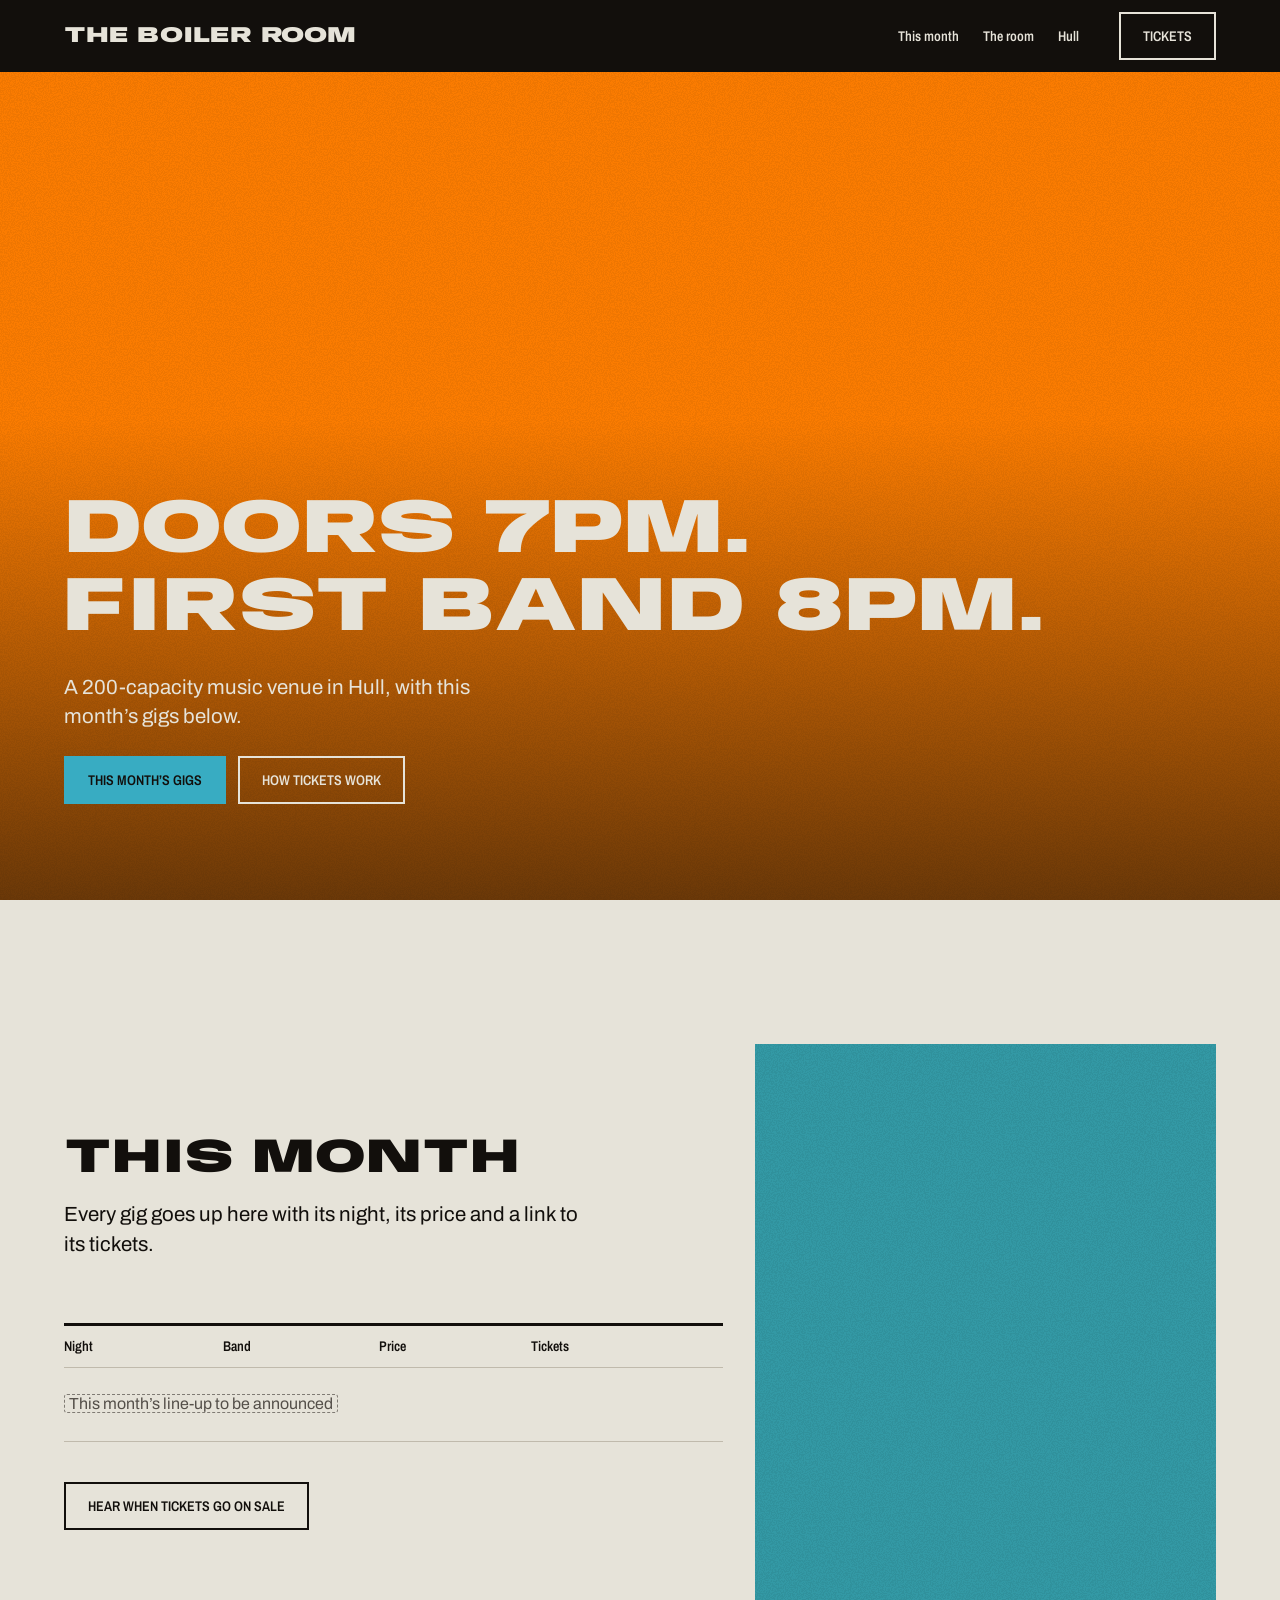
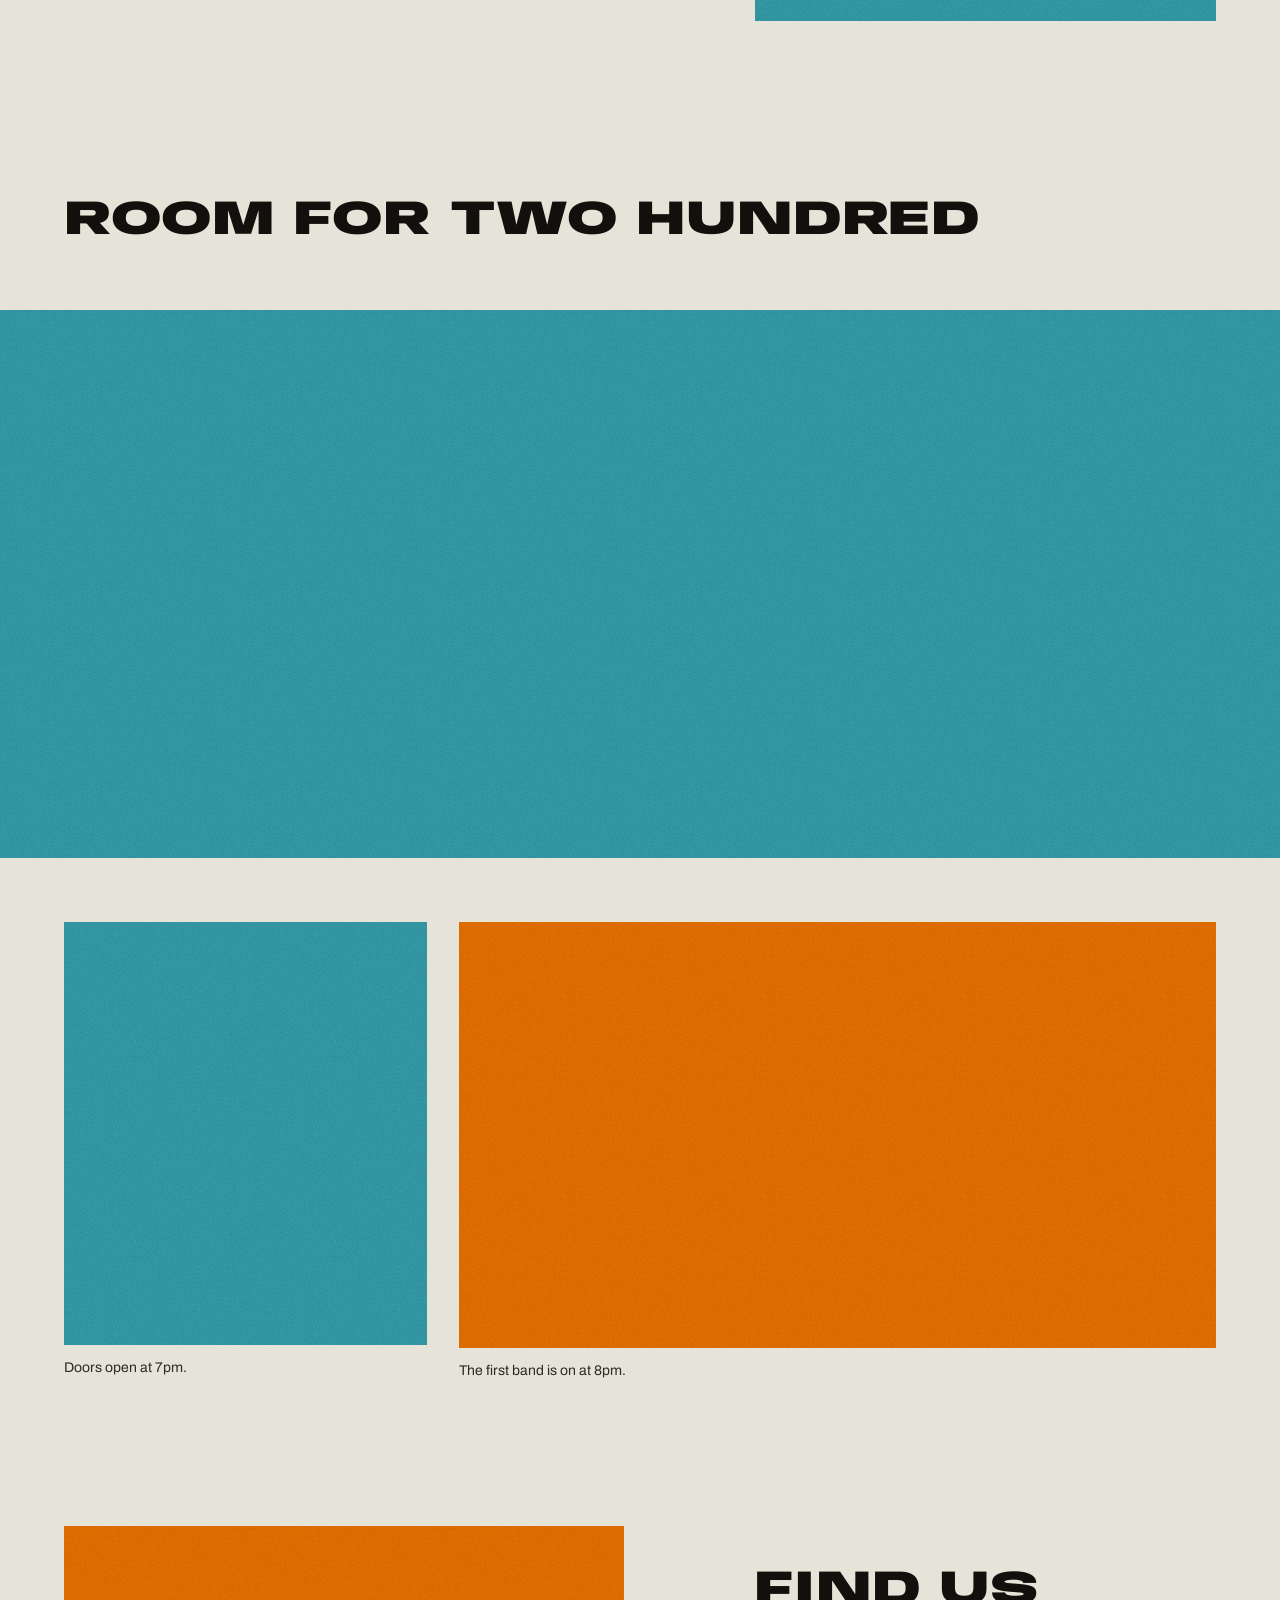
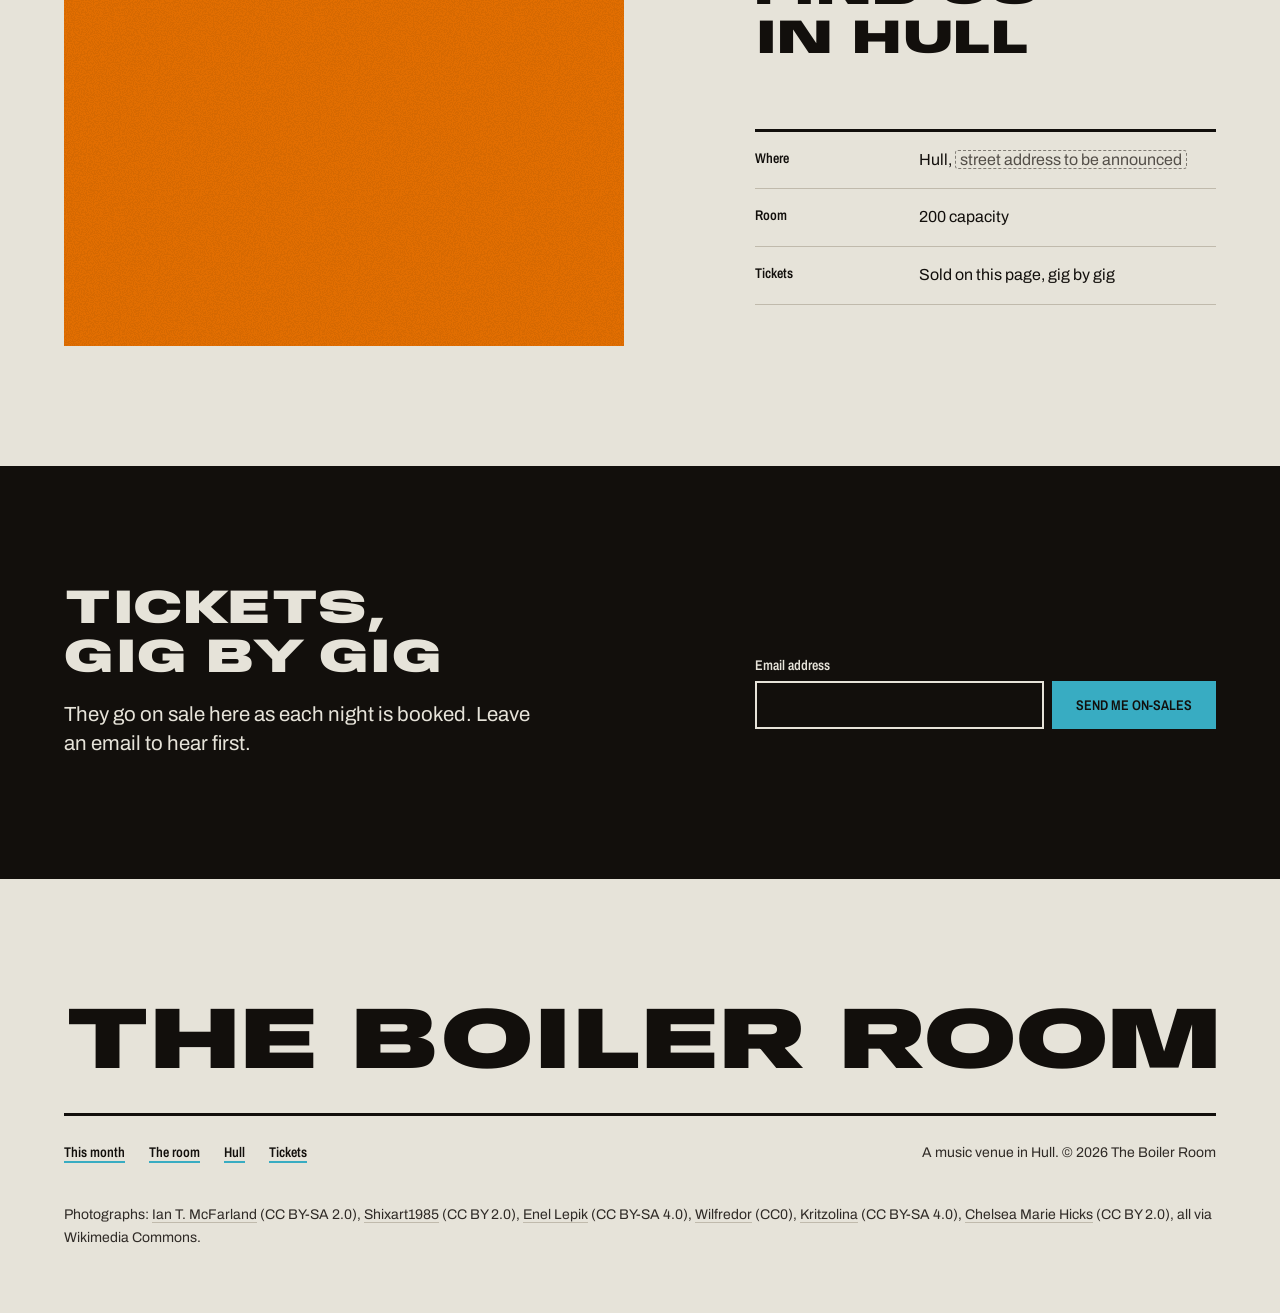
<file: .claude/skills/hallmark/scripts/fixtures/exemplars/playful.html>
<!doctype html>
<html lang="en-GB">
<head>
<meta charset="utf-8">
<meta name="viewport" content="width=device-width, initial-scale=1">
<title>The Boiler Room, Hull: this month’s gigs and tickets</title>
<meta name="description" content="The Boiler Room is a 200-capacity music venue in Hull. Doors 7pm, first band 8pm. This month’s gigs and tickets.">
<link rel="preconnect" href="https://fonts.googleapis.com">
<link rel="preconnect" href="https://fonts.gstatic.com" crossorigin>
<link href="https://fonts.googleapis.com/css2?family=Anybody:wdth,wght@100..150,900&family=Archivo:wght@400;600&family=Archivo+Narrow:wght@600&display=swap" rel="stylesheet">
<style>
/* Hallmark · job: visit · shape: Photographic · genre: playful · theme: Overprint (by request)
 * hero: Poster · nav: slab, the ink bar with the wordmark in stock colour, three links and a knocked-out Tickets outline · footer: mast, the wordmark across the container over the bar rule · imagery: photographs, library 6, mono pulled through one pass each · signature: the bill knocked out of a gig photograph printed in the orange pass · overprint: newsprint
 * axes: light/grotesk-heavy/cool · posture: full-palette · contrast: pass · fold: pass · v2.0.0 */
/* Hallmark · pre-emit critique: P4 H5 E4 S4 R4 V4 · weakest: S, the brief names no acts, so the listing is one honest slot and the photographs and the two times carry the night */
/* Hallmark · hero-review: in-thread · fix · 2 findings · 1 resolved 1 partial (the stage act is a laptop duo; the library holds no band shot with a dark foot, so the handoff asks for the venue's own) · finish-review: in-thread · fix · 1 finding · 1 resolved (the bill's room under the Poster raised to 96px) · gap: the two passes never cross on this page, so the moss shows nowhere */
:root {
  color-scheme: light;
  --space-3xs: 2px; --space-2xs: 4px; --space-xs: 8px; --space-sm: 12px; --space-md: 16px; --space-lg: 24px; --space-xl: 40px; --space-2xl: 64px; --space-3xl: 96px; --space-4xl: 144px;
  --text-xs: 0.8125rem; --text-sm: 0.875rem; --text-md: 1rem; --text-lg: 1.25rem; --text-xl: 1.5625rem; --text-2xl: 1.953rem; --text-3xl: 2.441rem;
  --text-display-s: clamp(2.25rem, 4vw + 0.5rem, 3.75rem); --text-display: clamp(2.75rem, 5vw + 1rem, 5.25rem);
  --text-section: clamp(2rem, 2.5vw + 1rem, 3.5rem); --text-title: clamp(1.25rem, 0.75vw + 0.875rem, 1.625rem); --text-lead: clamp(1.125rem, 0.35vw + 1rem, 1.375rem);
  --ease-out: cubic-bezier(0.16, 1, 0.3, 1); --ease-in: cubic-bezier(0.7, 0, 0.84, 0); --ease-in-out: cubic-bezier(0.65, 0, 0.35, 1);
  --dur-micro: 120ms; --dur-short: 220ms; --dur-long: 420ms;
  --color-error: oklch(52% 0.19 27); --color-success: oklch(50% 0.12 150);
  --container: 1440px; --gutter: 64px; --gap-columns: 32px; --section-gap-s: 120px; --section-gap: 144px; --section-gap-l: 176px;
  --z-base: 1; --z-raised: 10; --z-dropdown: 100; --z-sticky: 200; --z-sticky-nav: 300; --z-modal: 400; --z-toast: 500; --z-tooltip: 600;
  --color-paper: oklch(91.5% 0.014 92); --color-paper-2: oklch(88% 0.017 90); --color-paper-3: oklch(84% 0.02 88);
  --color-ink: oklch(17% 0.008 60); --color-ink-2: oklch(29% 0.01 60); --color-muted: oklch(43% 0.012 70);
  --color-rule: oklch(79% 0.02 85);
  --color-accent: oklch(69% 0.105 213); --color-accent-ink: oklch(17% 0.008 60); --color-focus: oklch(44% 0.1 220);
  --color-accent-2: oklch(72% 0.185 52); --color-accent-2-ink: oklch(17% 0.008 60);
  --color-mix: oklch(40% 0.106 129);
  --blend: multiply; --texture-opacity: 0.05;
  --font-display: "Anybody", ui-sans-serif, sans-serif; --font-body: "Archivo", ui-sans-serif, sans-serif;
  --font-outlier: "Archivo Narrow", ui-sans-serif, sans-serif;
  --radius-card: 0; --radius-pill: 0; --rule-hair: 1px; --rule-bar: 3px;
  --shadow-card: none;
  --tracking-display: -0.01em; --display-stretch: 140%;
}
*, *::before, *::after { box-sizing: border-box; }
html, body { overflow-x: clip; }
html { scrollbar-color: var(--color-muted) var(--color-paper); scroll-padding-top: var(--space-3xl); }
body { margin: 0; background: var(--color-paper); color: var(--color-ink); font-family: var(--font-body); font-size: var(--text-md); line-height: 1.55; -webkit-font-smoothing: antialiased; caret-color: var(--color-accent); }
::selection { background: color-mix(in oklab, var(--color-accent-2) 40%, transparent); }
:focus-visible { outline: 2px solid var(--color-focus); outline-offset: 2px; }
a { color: inherit; text-decoration-thickness: 1px; text-underline-offset: 0.16em; }
h1, h2, h3 { margin: 0; font-family: var(--font-display); font-weight: var(--display-weight, 700); font-synthesis: none; letter-spacing: var(--tracking-display); line-height: 1.05; overflow-wrap: break-word; min-width: 0; text-wrap: balance; }
h1 { max-width: 20ch; font-size: var(--text-display); } h2 { max-width: 30ch; font-size: var(--text-section); } h3 { max-width: 40ch; font-size: var(--text-title); line-height: 1.2; }
.lead { font-size: var(--text-lead); line-height: 1.45; max-width: 52ch; }
p { margin: 0; text-wrap: pretty; }
p:not([class]) { max-width: 65ch; }
img, video { max-width: 100%; height: auto; display: block; }
svg { display: block; }
[hidden] { display: none !important; }
button, input, select, textarea { font: inherit; }
.container { width: 100%; max-width: var(--container); margin-inline: auto; padding-inline: var(--gutter); box-sizing: border-box; }
.num, .figure, td.num { font-variant-numeric: tabular-nums; }
.visually-hidden { position: absolute; width: 1px; height: 1px; overflow: hidden; clip-path: inset(50%); white-space: nowrap; }
[data-slot] { position: relative; overflow: hidden; background: linear-gradient(160deg, var(--color-paper-2, var(--color-paper)), var(--color-paper-3, var(--color-paper))); }
[data-slot] > img { position: absolute; inset: 0; width: 100%; height: 100%; object-fit: cover; z-index: 1; }
[data-slot]:has(> img) > :not(img):not([data-keep]) { display: none !important; }
@media (max-width: 60rem) { :root { --gutter: 24px; --section-gap-s: 80px; --section-gap: 96px; --section-gap-l: 120px; } }
@media (max-width: 40rem) { :root { --gutter: 16px; --section-gap-s: 56px; --section-gap: 72px; --section-gap-l: 96px; --gap-columns: 16px; } }
@media (prefers-reduced-motion: reduce) { *:not(.keep-motion), *:not(.keep-motion)::before, *:not(.keep-motion)::after { animation-duration: 0.01ms !important; animation-iteration-count: 1 !important; transition-duration: 0.01ms !important; scroll-behavior: auto !important; } }
/* photographs: mono con=30 */
[data-slot] > img { filter: grayscale(1) contrast(1.3); }
:root {
  --nav-h: 72px;
  --text-bill: clamp(2.125rem, 6vw, 5.75rem);
  --grain: url("data:image/svg+xml,%3Csvg xmlns='http://www.w3.org/2000/svg' width='200' height='200'%3E%3Cfilter id='g'%3E%3CfeTurbulence type='fractalNoise' baseFrequency='0.85' numOctaves='2' stitchTiles='stitch'/%3E%3CfeColorMatrix values='0 0 0 0 0 0 0 0 0 0 0 0 0 0 0 0 0 0 9 -4'/%3E%3C/filter%3E%3Crect width='100%25' height='100%25' filter='url(%23g)'/%3E%3C/svg%3E");
}

h1, h2, h3 { font-weight: 900; font-stretch: var(--display-stretch); text-transform: uppercase; line-height: 1.02; }

/* the skip link */
.skip { position: absolute; left: var(--space-md); top: calc(-1 * var(--space-3xl)); z-index: var(--z-toast); padding: var(--space-xs) var(--space-md); background: var(--color-ink); color: var(--color-paper); }
.skip:focus-visible { top: var(--space-md); outline-color: var(--color-accent); }

/* controls: the pass-1 fill beside an inset ink outline; the press changes a fill at once */
.btn { display: inline-flex; align-items: center; justify-content: center; min-height: 48px; padding: 0 var(--space-lg); border: 0; border-radius: 0; background: none; font: 600 var(--text-sm)/1 var(--font-outlier); text-transform: uppercase; text-decoration: none; white-space: nowrap; cursor: pointer; }
.btn--primary { background: var(--color-accent); color: var(--color-accent-ink); }
.btn--primary:hover { background: color-mix(in oklab, var(--color-accent) 78%, var(--color-ink)); }
.btn--primary:active { background: color-mix(in oklab, var(--color-accent) 62%, var(--color-ink)); }
.btn--secondary { box-shadow: inset 0 0 0 2px var(--color-ink); color: var(--color-ink); }
.btn--secondary:hover { background: var(--color-ink); color: var(--color-paper); }
.btn--secondary:active { background: var(--color-ink-2); color: var(--color-paper); }
.btn--knock { box-shadow: inset 0 0 0 2px var(--color-paper); color: var(--color-paper); }
.btn--knock:hover { background: var(--color-paper); color: var(--color-ink); }
.btn--knock:active { background: var(--color-paper-3); color: var(--color-ink); }
.btn:focus-visible { outline: 2px solid var(--color-focus); outline-offset: 2px; }
.btn:disabled, .btn[aria-disabled="true"] { opacity: 0.55; cursor: not-allowed; }

/* the two passes: flat fills, multiplied, a photograph pulled through one of them */
.pass-1 { background: var(--color-accent); color: var(--color-accent-ink); mix-blend-mode: var(--blend); }
.pass-2 { background: var(--color-accent-2); color: var(--color-accent-2-ink); mix-blend-mode: var(--blend); }
.pass-1 > img, .pass-2 > img { mix-blend-mode: var(--blend); }
.grain { isolation: isolate; }
.grain::after { content: ""; position: absolute; inset: 0; z-index: 2; pointer-events: none; opacity: var(--texture-opacity); background: var(--grain) 0 0 / 200px; }

/* nav: the slab */
.slab { background: var(--color-ink); color: var(--color-paper); }
.slab__inner { display: flex; align-items: center; justify-content: space-between; gap: var(--space-lg); min-height: var(--nav-h); }
.wordmark { font: 900 1.375rem/1 var(--font-display); font-stretch: var(--display-stretch); text-transform: uppercase; letter-spacing: var(--tracking-display); color: var(--color-paper); text-decoration: none; white-space: nowrap; }
.slab__nav { display: flex; align-items: center; gap: var(--space-xl); }
.slab__links { display: flex; gap: var(--space-lg); margin: 0; padding: 0; list-style: none; }
.slab__links a { font: 600 var(--text-sm)/1 var(--font-outlier); color: var(--color-paper); text-decoration: underline; text-decoration-color: transparent; text-decoration-thickness: 2px; text-underline-offset: 0.35em; white-space: nowrap; }
.slab__links a:hover { text-decoration-color: var(--color-accent); }
.slab :focus-visible, .hero :focus-visible, .wordmark:focus-visible { outline: 2px solid var(--color-accent); outline-offset: 3px; }

/* hero: Poster, the bill knocked out to the stock over the photograph's darkest third */
.hero { position: relative; isolation: isolate; display: grid; align-items: end; min-height: calc(100dvh - var(--nav-h)); background: var(--color-ink); color: var(--color-paper); }
.hero__photo { position: absolute; inset: 0; margin: 0; z-index: 0; mix-blend-mode: normal; }
.hero__photo > img { object-position: 50% 40%; }
.hero__scrim { position: absolute; inset: 0; z-index: 1; pointer-events: none; background: linear-gradient(to top, color-mix(in oklab, var(--color-ink) 62%, transparent), transparent 58%); }
.hero__inner { position: relative; z-index: 3; display: grid; justify-items: start; gap: var(--space-lg); padding-block: var(--space-3xl); }
.hero__head { max-width: none; font-size: var(--text-bill); color: var(--color-paper); }
.hero__lead { max-width: 34ch; color: var(--color-paper); }
.hero__actions { display: flex; flex-wrap: wrap; gap: var(--space-sm); }

/* photographs: square, no frame, each printed through one pass */
.photo { position: relative; margin: 0; }
.photo--tall { aspect-ratio: 4 / 5; }
.photo--wide { aspect-ratio: 21 / 9; width: 100%; }
.photo--hull { aspect-ratio: 4 / 3; }
.caption { margin-top: var(--space-sm); font-size: var(--text-sm); color: var(--color-ink-2); }
.fill { padding: 0 0.25em; border: 1px dashed color-mix(in oklch, var(--color-muted) 70%, transparent); border-radius: 3px; color: var(--color-muted); -webkit-box-decoration-break: clone; box-decoration-break: clone; }

/* this month: the listing beside a photograph in the teal pass */
.listing { padding-top: var(--section-gap); }
.listing__grid { display: grid; grid-template-columns: repeat(12, minmax(0, 1fr)); column-gap: var(--gap-columns); align-items: center; }
.listing__text { grid-column: 1 / 8; display: grid; justify-items: start; }
.listing__text .lead { margin-top: var(--space-md); max-width: 44ch; }
.listing__shot { grid-column: 8 / 13; margin: 0; }
.bill { width: 100%; margin-block: var(--space-2xl) var(--space-xl); border-collapse: collapse; border-top: var(--rule-bar) solid var(--color-ink); font-variant-numeric: tabular-nums; }
.bill th { padding: var(--space-sm) var(--space-md) var(--space-sm) 0; border-bottom: var(--rule-hair) solid var(--color-rule); font: 600 var(--text-sm)/1.2 var(--font-outlier); text-align: left; white-space: nowrap; }
.bill td { padding: var(--space-lg) 0; border-bottom: var(--rule-hair) solid var(--color-rule); }

/* the room: the stage before doors, full bleed, then the night in two */
.room { padding-top: var(--section-gap-l); }
.room h2 { margin-bottom: var(--space-2xl); }
.room__pair { display: grid; grid-template-columns: repeat(12, minmax(0, 1fr)); column-gap: var(--gap-columns); margin-top: var(--space-2xl); }
.room__shot { margin: 0; }
.room__shot--doors { grid-column: 1 / 5; }
.room__shot--doors .photo { aspect-ratio: 6 / 7; }
.room__shot--band { grid-column: 5 / 13; }
.room__shot--band .photo { aspect-ratio: 16 / 9; }

/* hull: the photograph on the other side, the facts as a list under the bar rule */
.hull { padding-block: var(--section-gap) var(--section-gap-s); }
.hull__grid { display: grid; grid-template-columns: repeat(12, minmax(0, 1fr)); column-gap: var(--gap-columns); align-items: center; }
.hull__grid > .photo { grid-column: 1 / 7; }
.hull__text { grid-column: 8 / 13; }
.facts { margin: var(--space-2xl) 0 0; border-top: var(--rule-bar) solid var(--color-ink); }
.facts > div { display: grid; grid-template-columns: minmax(0, 1fr) minmax(0, 2fr); gap: var(--space-md); padding-block: var(--space-md); border-bottom: var(--rule-hair) solid var(--color-rule); }
.facts dt { font: 600 var(--text-sm)/1.5 var(--font-outlier); }
.facts dd { margin: 0; }

/* tickets: the ink band, stock type, the on-sale field */
.tickets { padding-block: var(--section-gap-s); background: var(--color-ink); color: var(--color-paper); }
.tickets__grid { display: grid; grid-template-columns: repeat(12, minmax(0, 1fr)); column-gap: var(--gap-columns); align-items: end; }
.tickets__text { grid-column: 1 / 8; }
.tickets__text .lead { margin-top: var(--space-md); max-width: 40ch; }
.onsale { grid-column: 8 / 13; }
.onsale label { display: block; margin-bottom: var(--space-xs); font: 600 var(--text-sm)/1.2 var(--font-outlier); }
.onsale__row { display: flex; gap: var(--space-xs); }
.onsale input { flex: 1; min-width: 0; min-height: 48px; padding: 0 var(--space-md); border: 0; border-radius: 0; background: var(--color-ink); color: var(--color-paper); box-shadow: inset 0 0 0 2px var(--color-paper); font: 400 var(--text-md) var(--font-body); outline: 2px solid transparent; outline-offset: 2px; }
.onsale input:focus-visible { outline-color: var(--color-accent); }
.onsale input[aria-invalid] { box-shadow: inset 0 0 0 2px var(--color-error); }
.onsale__help { min-height: 1lh; margin-top: var(--space-xs); font-size: var(--text-sm); color: var(--color-paper-3); }
.tickets :focus-visible { outline-color: var(--color-accent); }

/* footer: the mast */
.mast { padding-block: var(--section-gap-s) var(--space-2xl); }
.mast__word { margin: 0; font: 900 clamp(1.5rem, 6.85vw, 6.15rem)/1.02 var(--font-display); font-stretch: var(--display-stretch); text-transform: uppercase; letter-spacing: var(--tracking-display); white-space: nowrap; }
.mast__row { display: flex; flex-wrap: wrap; align-items: baseline; justify-content: space-between; gap: var(--space-lg); margin-top: var(--space-lg); padding-top: var(--space-lg); border-top: var(--rule-bar) solid var(--color-ink); }
.mast__links { display: flex; flex-wrap: wrap; gap: var(--space-lg); margin: 0; padding: 0; list-style: none; }
.mast__links a { font: 600 var(--text-sm)/1.2 var(--font-outlier); text-decoration: underline; text-decoration-color: var(--color-accent); text-decoration-thickness: 2px; text-underline-offset: 0.3em; }
.mast__links a:hover { text-decoration-color: var(--color-ink); }
.mast__note { margin: 0; font-size: var(--text-sm); color: var(--color-ink-2); }
.mast__credits { max-width: none; margin: var(--space-xl) 0 0; font-size: var(--text-sm); line-height: 1.6; color: var(--color-ink-2); }
.mast__credits span { white-space: nowrap; }
.mast__credits a { color: inherit; text-decoration: underline; text-decoration-color: var(--color-rule); text-decoration-thickness: 1px; text-underline-offset: 0.2em; }
.mast__credits a:hover { text-decoration-color: var(--color-ink); }

@media (max-width: 60rem) {
  .slab__links { display: none; }
  .hero { min-height: calc(92dvh - var(--nav-h)); }
  .listing__text, .listing__shot, .hull__grid > .photo, .hull__text, .tickets__text, .onsale { grid-column: 1 / -1; }
  .listing__shot, .hull__text, .onsale { margin-top: var(--space-2xl); }
  .room__shot--doors, .room__shot--band { grid-column: 1 / -1; }
  .room__shot--band { margin-top: var(--space-xl); }
}
@media (max-width: 40rem) {
  .wordmark { font-size: 1.0625rem; }
  .slab__nav { gap: var(--space-md); }
  .hero__inner { padding-block: var(--space-2xl) var(--space-xl); }
  .bill th:nth-child(n+3) { display: none; }
  .onsale__row { flex-direction: column; }
}
</style>
</head>
<body>
<a class="skip" href="#main">Skip to content</a>

<header class="slab">
  <div class="container slab__inner">
    <a class="wordmark" href="#main" aria-label="The Boiler Room, home">The Boiler Room</a>
    <nav class="slab__nav" aria-label="Main">
      <ul class="slab__links">
        <li><a href="#this-month">This month</a></li>
        <li><a href="#the-room">The room</a></li>
        <li><a href="#hull">Hull</a></li>
      </ul>
      <a class="btn btn--knock" href="#tickets">Tickets</a>
    </nav>
  </div>
</header>

<main id="main">
  <section class="hero" aria-labelledby="hero-head">
    <figure class="hero__photo pass-2 grain" data-slot="hero" data-alt="A gig night at the Boiler Room: the crowd from behind, hands up, the stage lit, with a dark lower half for the bill">
      <img src="https://upload.wikimedia.org/wikipedia/commons/thumb/d/d1/Lights_%282011-04-24_by_Ian_T._McFarland%29.jpg/1280px-Lights_%282011-04-24_by_Ian_T._McFarland%29.jpg" width="3198" height="2555" fetchpriority="high" alt="Two guitarists in silhouette on a small stage, lit through smoke" style="object-position: 55% 40%">
    </figure>
    <div class="hero__scrim" aria-hidden="true"></div>
    <div class="container hero__inner">
      <h1 id="hero-head" class="hero__head">Doors&nbsp;7pm.<br>First&nbsp;band 8pm.</h1>
      <p class="lead hero__lead">A 200-capacity music venue in Hull, with this month’s gigs below.</p>
      <div class="hero__actions">
        <a class="btn btn--primary" href="#this-month">This month’s gigs</a>
        <a class="btn btn--knock" href="#tickets">How tickets work</a>
      </div>
    </div>
  </section>

  <section id="this-month" class="listing" aria-labelledby="month-head">
    <div class="container listing__grid">
      <div class="listing__text">
        <h2 id="month-head">This month</h2>
        <p class="lead">Every gig goes up here with its night, its price and a link to its tickets.</p>
        <table class="bill">
          <caption class="visually-hidden">Gigs at the Boiler Room this month</caption>
          <thead>
            <tr><th scope="col">Night</th><th scope="col">Band</th><th scope="col">Price</th><th scope="col">Tickets</th></tr>
          </thead>
          <tbody>
            <tr><td colspan="4"><span class="fill" data-fill="line-up">This month’s line-up to be announced</span></td></tr>
          </tbody>
        </table>
        <a class="btn btn--secondary" href="#tickets">Hear when tickets go on sale</a>
      </div>
      <figure class="listing__shot">
        <div class="photo photo--tall pass-1 grain" data-slot="month" data-alt="A gig at the Boiler Room from the floor: a fan with both arms up, the band behind in the stage haze">
          <img src="https://upload.wikimedia.org/wikipedia/commons/thumb/f/f6/Energetic_guitarist_performs_on_stage_during_a_lively_music_festival_at_night%2C_surrounded_by_vibrant_lights_and_excited_fans.jpg/1280px-Energetic_guitarist_performs_on_stage_during_a_lively_music_festival_at_night%2C_surrounded_by_vibrant_lights_and_excited_fans.jpg" width="2300" height="1530" loading="lazy" alt="A long-haired guitarist playing under the stage lights in haze" style="object-position: 45% 55%">
        </div>
      </figure>
    </div>
  </section>

  <section id="the-room" class="room" aria-labelledby="room-head">
    <div class="container">
      <h2 id="room-head">Room for two hundred</h2>
    </div>
    <div class="photo photo--wide pass-1 grain" data-slot="room" data-alt="The Boiler Room before doors: the stage, the drum kit and the microphone, wide, from the floor">
      <img src="https://upload.wikimedia.org/wikipedia/commons/thumb/2/2f/Ansambel_SkaMeika%C2%B4.jpg/1280px-Ansambel_SkaMeika%C2%B4.jpg" width="5760" height="2880" loading="lazy" alt="The shadows of a band, horns and all, thrown on a lit screen behind the stage" style="object-position: 50% 55%">
    </div>
    <div class="container room__pair">
      <figure class="room__shot room__shot--doors">
        <div class="photo pass-1 grain" data-slot="doors" data-alt="People coming in at the Boiler Room as the doors open">
          <img src="https://upload.wikimedia.org/wikipedia/commons/thumb/e/e0/Man_playing_an_acoustic_brazilian_guitar_%28Viol%C3%A3o%29_on_Marco_Zero_Square%2C_Refice%2C_Pernambuco%2C_Brazil.jpg/1280px-Man_playing_an_acoustic_brazilian_guitar_%28Viol%C3%A3o%29_on_Marco_Zero_Square%2C_Refice%2C_Pernambuco%2C_Brazil.jpg" width="1920" height="1280" loading="lazy" alt="A weathered hand picking the strings of a resonator guitar" style="object-position: 30% 45%">
        </div>
        <figcaption class="caption">Doors open at 7pm.</figcaption>
      </figure>
      <figure class="room__shot room__shot--band">
        <div class="photo pass-2 grain" data-slot="band" data-alt="The first band of the night on the Boiler Room stage">
          <img src="https://upload.wikimedia.org/wikipedia/commons/thumb/4/4f/Kratzen_at_Puch_Open_Air_2024_02.jpg/1280px-Kratzen_at_Puch_Open_Air_2024_02.jpg" width="5472" height="3648" loading="lazy" alt="A bass player and a keyboard player on stage under the lights" style="object-position: 50% 40%">
        </div>
        <figcaption class="caption">The first band is on at 8pm.</figcaption>
      </figure>
    </div>
  </section>

  <section id="hull" class="hull" aria-labelledby="hull-head">
    <div class="container hull__grid">
      <div class="photo photo--hull pass-2 grain" data-slot="bar" data-alt="The Boiler Room on a gig night, the bar and the room from inside">
        <img src="https://upload.wikimedia.org/wikipedia/commons/thumb/5/51/Cure_cocktail_bar_New_Orleans_2011.jpg/1280px-Cure_cocktail_bar_New_Orleans_2011.jpg" width="4752" height="3168" loading="lazy" alt="A dim bar with lit shelves of bottles and a bartender at work" style="object-position: 25% 35%">
      </div>
      <div class="hull__text">
        <h2 id="hull-head">Find us in Hull</h2>
        <dl class="facts">
          <div><dt>Where</dt><dd>Hull, <span class="fill" data-fill="address">street address to be announced</span></dd></div>
          <div><dt>Room</dt><dd>200 capacity</dd></div>
          <div><dt>Tickets</dt><dd>Sold on this page, gig by gig</dd></div>
        </dl>
      </div>
    </div>
  </section>

  <section id="tickets" class="tickets" aria-labelledby="tickets-head">
    <div class="container tickets__grid">
      <div class="tickets__text">
        <h2 id="tickets-head">Tickets, gig by gig</h2>
        <p class="lead">They go on sale here as each night is booked. Leave an email to hear first.</p>
      </div>
      <form class="onsale" data-endpoint="" novalidate>
        <label for="onsale-email">Email address</label>
        <div class="onsale__row">
          <input id="onsale-email" name="email" type="email" inputmode="email" autocomplete="email" required>
          <button class="btn btn--primary" type="submit">Send me on-sales</button>
        </div>
        <p class="onsale__help" id="onsale-help" aria-live="polite"></p>
      </form>
    </div>
  </section>
</main>

<footer class="mast">
  <div class="container">
    <p class="mast__word">The Boiler Room</p>
    <div class="mast__row">
      <nav aria-label="Footer">
        <ul class="mast__links">
          <li><a href="#this-month">This month</a></li>
          <li><a href="#the-room">The room</a></li>
          <li><a href="#hull">Hull</a></li>
          <li><a href="#tickets">Tickets</a></li>
        </ul>
      </nav>
      <p class="mast__note">A music venue in Hull. © 2026 The Boiler Room</p>
    </div>
    <p class="mast__credits" data-credits>Photographs: <a href="https://commons.wikimedia.org/wiki/File:Lights_(2011-04-24_by_Ian_T._McFarland).jpg">Ian T. McFarland</a> <span>(CC BY-SA 2.0)</span>, <a href="https://commons.wikimedia.org/wiki/File:Energetic_guitarist_performs_on_stage_during_a_lively_music_festival_at_night,_surrounded_by_vibrant_lights_and_excited_fans.jpg">Shixart1985</a> <span>(CC BY 2.0)</span>, <a href="https://commons.wikimedia.org/wiki/File:Ansambel_SkaMeika%C2%B4.jpg">Enel Lepik</a> <span>(CC BY-SA 4.0)</span>, <a href="https://commons.wikimedia.org/wiki/File:Man_playing_an_acoustic_brazilian_guitar_(Viol%C3%A3o)_on_Marco_Zero_Square,_Refice,_Pernambuco,_Brazil.jpg">Wilfredor</a> <span>(CC0)</span>, <a href="https://commons.wikimedia.org/wiki/File:Kratzen_at_Puch_Open_Air_2024_02.jpg">Kritzolina</a> <span>(CC BY-SA 4.0)</span>, <a href="https://commons.wikimedia.org/wiki/File:Cure_cocktail_bar_New_Orleans_2011.jpg">Chelsea Marie Hicks</a> <span>(CC BY 2.0)</span>, all via Wikimedia Commons.</p>
  </div>
</footer>

<script>
document.querySelectorAll('form[data-endpoint]').forEach((form) => {
  const input = form.querySelector('input'), help = form.querySelector('[aria-live]');
  form.addEventListener('submit', (e) => {
    e.preventDefault();
    const ok = input.checkValidity();
    input.toggleAttribute('aria-invalid', !ok);
    if (!ok) { input.setAttribute('aria-describedby', help.id); help.textContent = 'That address looks incomplete. Write it as name@example.com.'; input.focus(); return; }
    if (!form.dataset.endpoint) { help.textContent = 'Nothing was sent: this form is not connected yet.'; return; }
    fetch(form.dataset.endpoint, { method: 'POST', body: new FormData(form) })
      .then((r) => { help.textContent = r.ok ? 'Thanks. On-sales go to ' + input.value.trim() + '.' : 'That did not go through. Try again in a minute.'; })
      .catch(() => { help.textContent = 'That did not go through. Try again in a minute.'; });
  });
});
window.hallmarkSlots = (m) => { for (const [k, v] of Object.entries(m)) { const s = document.querySelector(`[data-slot="${k}"]`); if (!s) continue; const im = new Image(); im.src = typeof v === 'string' ? v : v.src; im.alt = (typeof v === 'object' && v.alt) || s.dataset.alt || ''; s.querySelectorAll(':scope > img').forEach((o) => o.remove()); s.prepend(im); } };
document.querySelectorAll('[data-slot] > img').forEach((i) => { if (i.complete && !i.naturalWidth) i.remove(); else i.addEventListener('error', () => i.remove(), { once: true }); });
</script>
</body>
</html>
</file>
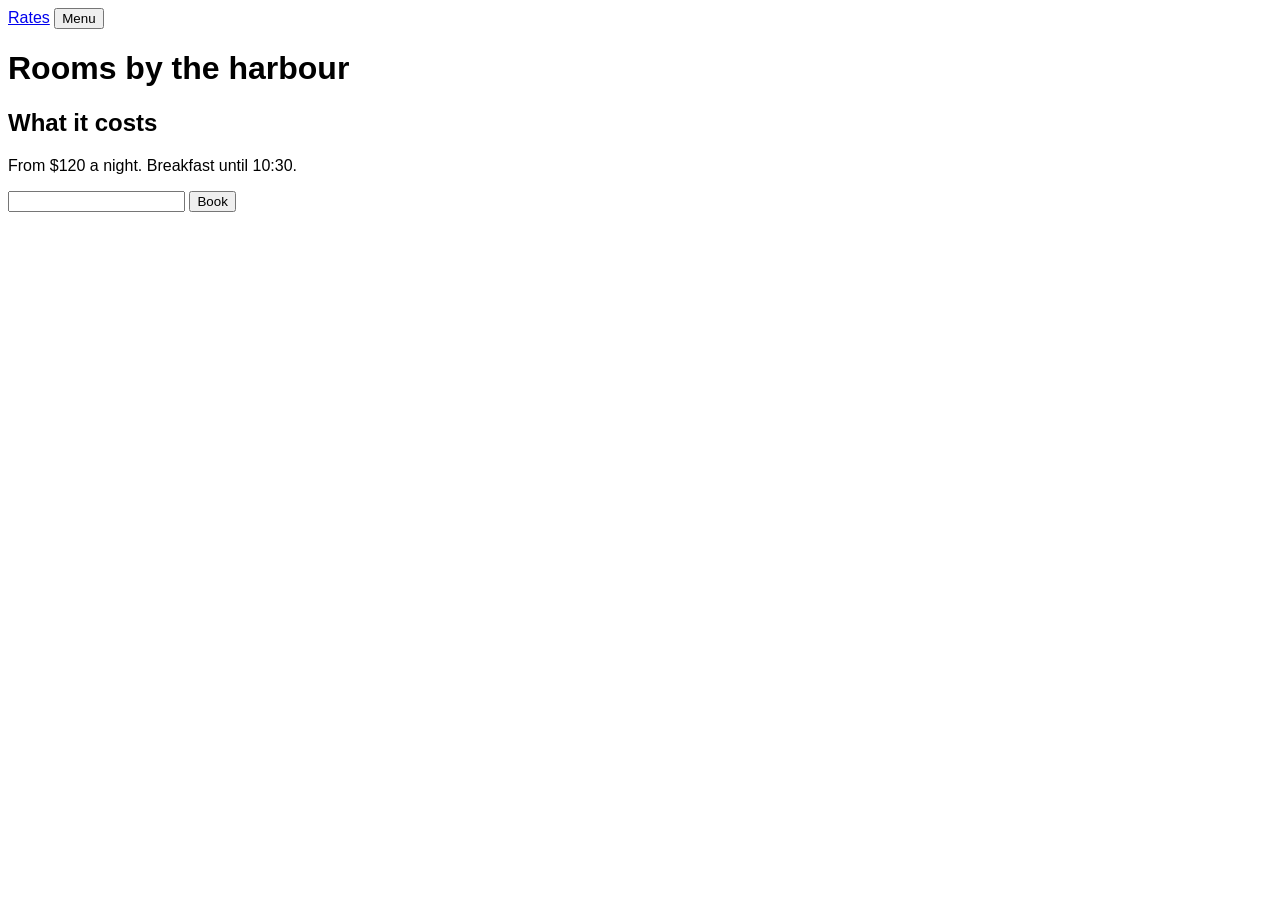
<file: .claude/skills/hallmark/scripts/fixtures/kept/after.html>
<!doctype html>
<html lang="en">
<head>
<meta charset="utf-8">
<meta name="viewport" content="width=device-width, initial-scale=1">
<title>Kept fixture, the page after</title>
<meta name="description" content="A careless redesign: one link, one field, one handler, one test hook and one script hook are gone, and one heading is reworded.">
<style>
/* Hallmark · shape: fixture · genre: editorial · theme: fixture (by request) · redesign: full */
/* Hallmark · dropped mailto:desk@example.com · the desk address is retired and the form replaces it */
body { font-family: sans-serif; }
</style>
</head>
<body>
<nav id="site-nav"><a href="#rates">Rates</a> <button id="menu-button" type="button">Menu</button></nav>
<h1>Rooms by the harbour</h1>
<h2 id="rates">What it costs</h2>
<p>From $120 a night. Breakfast until 10:30.</p>
<form action="https://example.com/api/book" method="post">
  <input name="email" type="email">
  <button type="submit">Book</button>
</form>
<script>
document.getElementById('nav-toggle').addEventListener('click', function () { document.querySelector('#site-nav').classList.toggle('is-open'); });
</script>
</body>
</html>
</file>
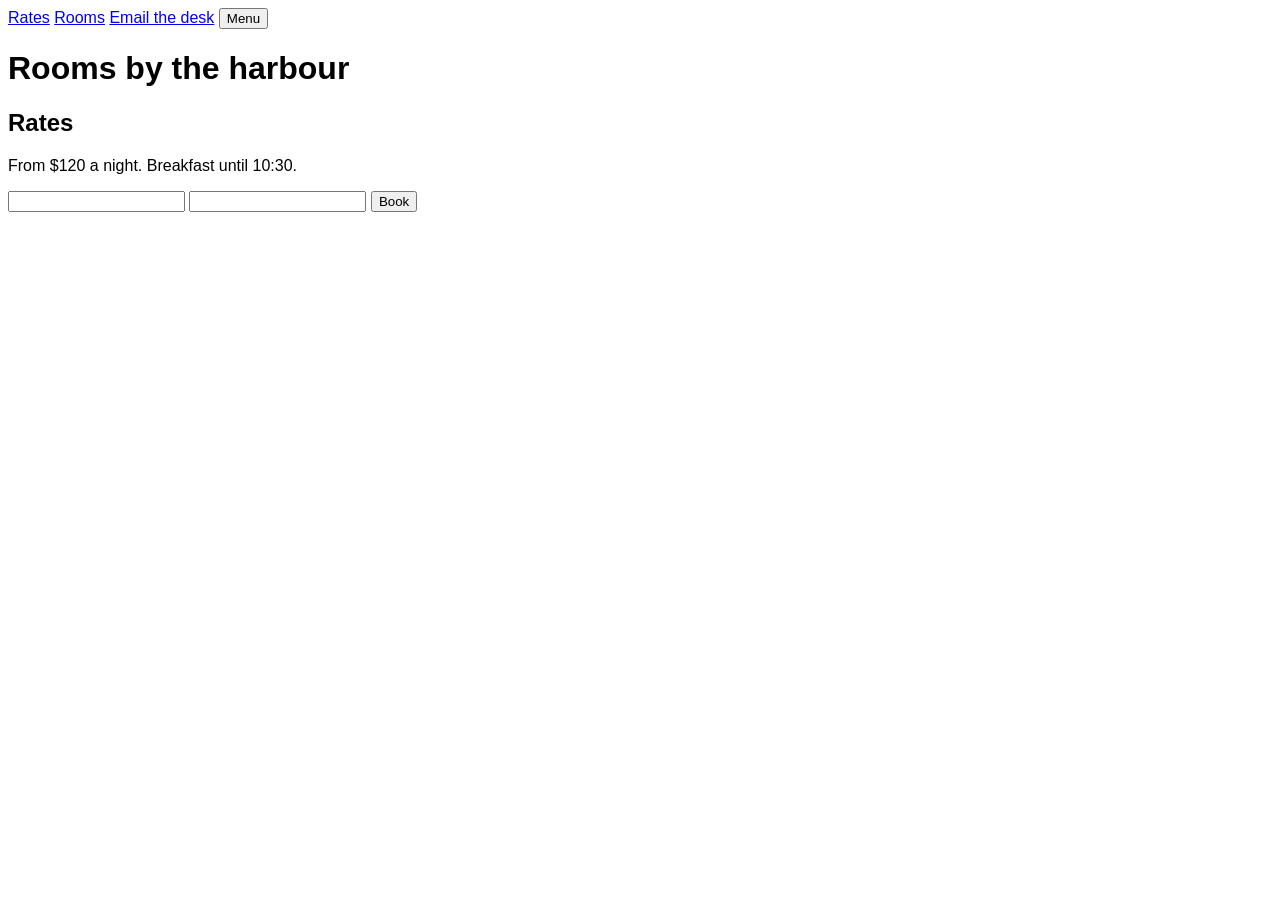
<file: .claude/skills/hallmark/scripts/fixtures/kept/before.html>
<!doctype html>
<html lang="en">
<head>
<meta charset="utf-8">
<meta name="viewport" content="width=device-width, initial-scale=1">
<title>Kept fixture, the page before</title>
<meta name="description" content="The page a redesign starts from; after.html drops one of everything the record holds.">
<style>
body { font-family: sans-serif; }
</style>
</head>
<body>
<nav id="site-nav"><a href="#rates">Rates</a> <a href="rooms.html">Rooms</a> <a href="mailto:desk@example.com">Email the desk</a> <button id="nav-toggle" type="button">Menu</button></nav>
<h1>Rooms by the harbour</h1>
<h2 id="rates">Rates</h2>
<p>From $120 a night. Breakfast until 10:30.</p>
<form action="https://example.com/api/book" method="post">
  <input name="email" type="email">
  <input name="nights" type="number">
  <button type="submit" onclick="track('book')" data-testid="book-button">Book</button>
</form>
<script>
document.getElementById('nav-toggle').addEventListener('click', function () { document.querySelector('#site-nav').classList.toggle('is-open'); });
</script>
</body>
</html>
</file>
